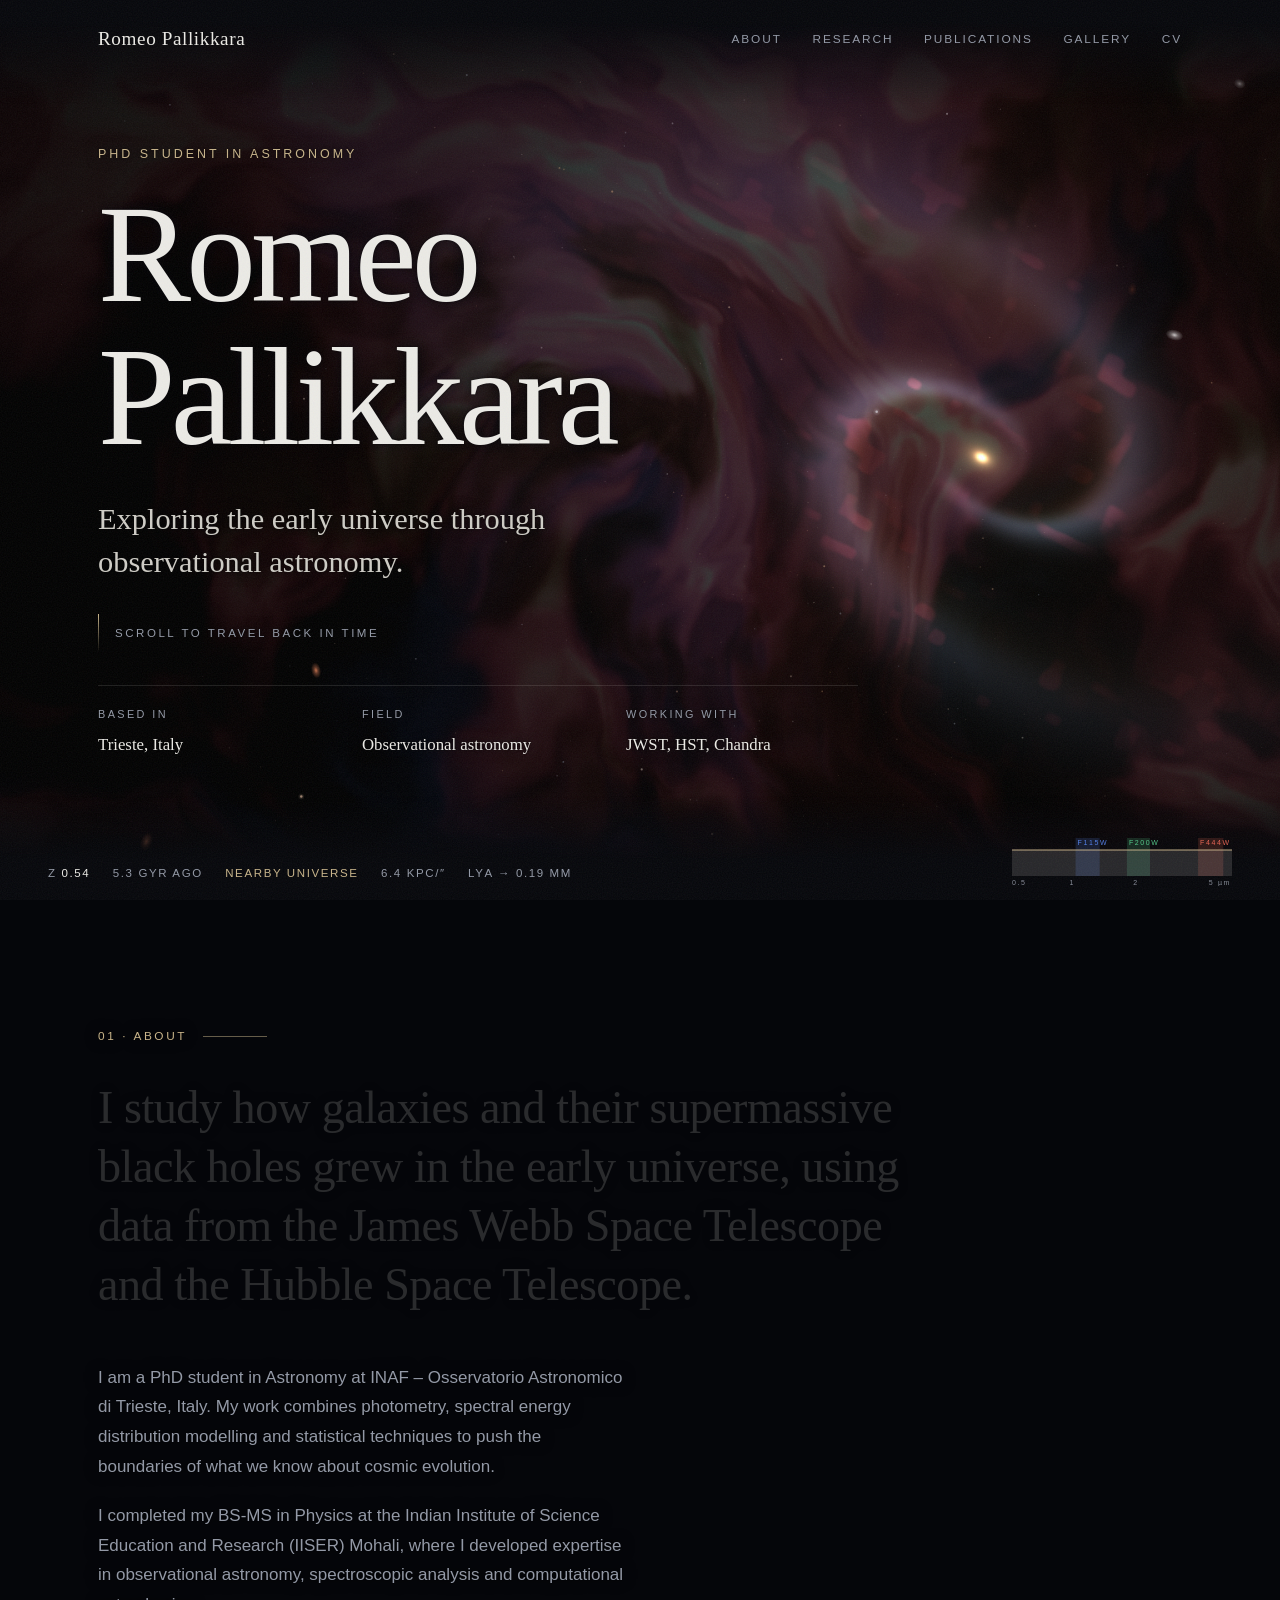
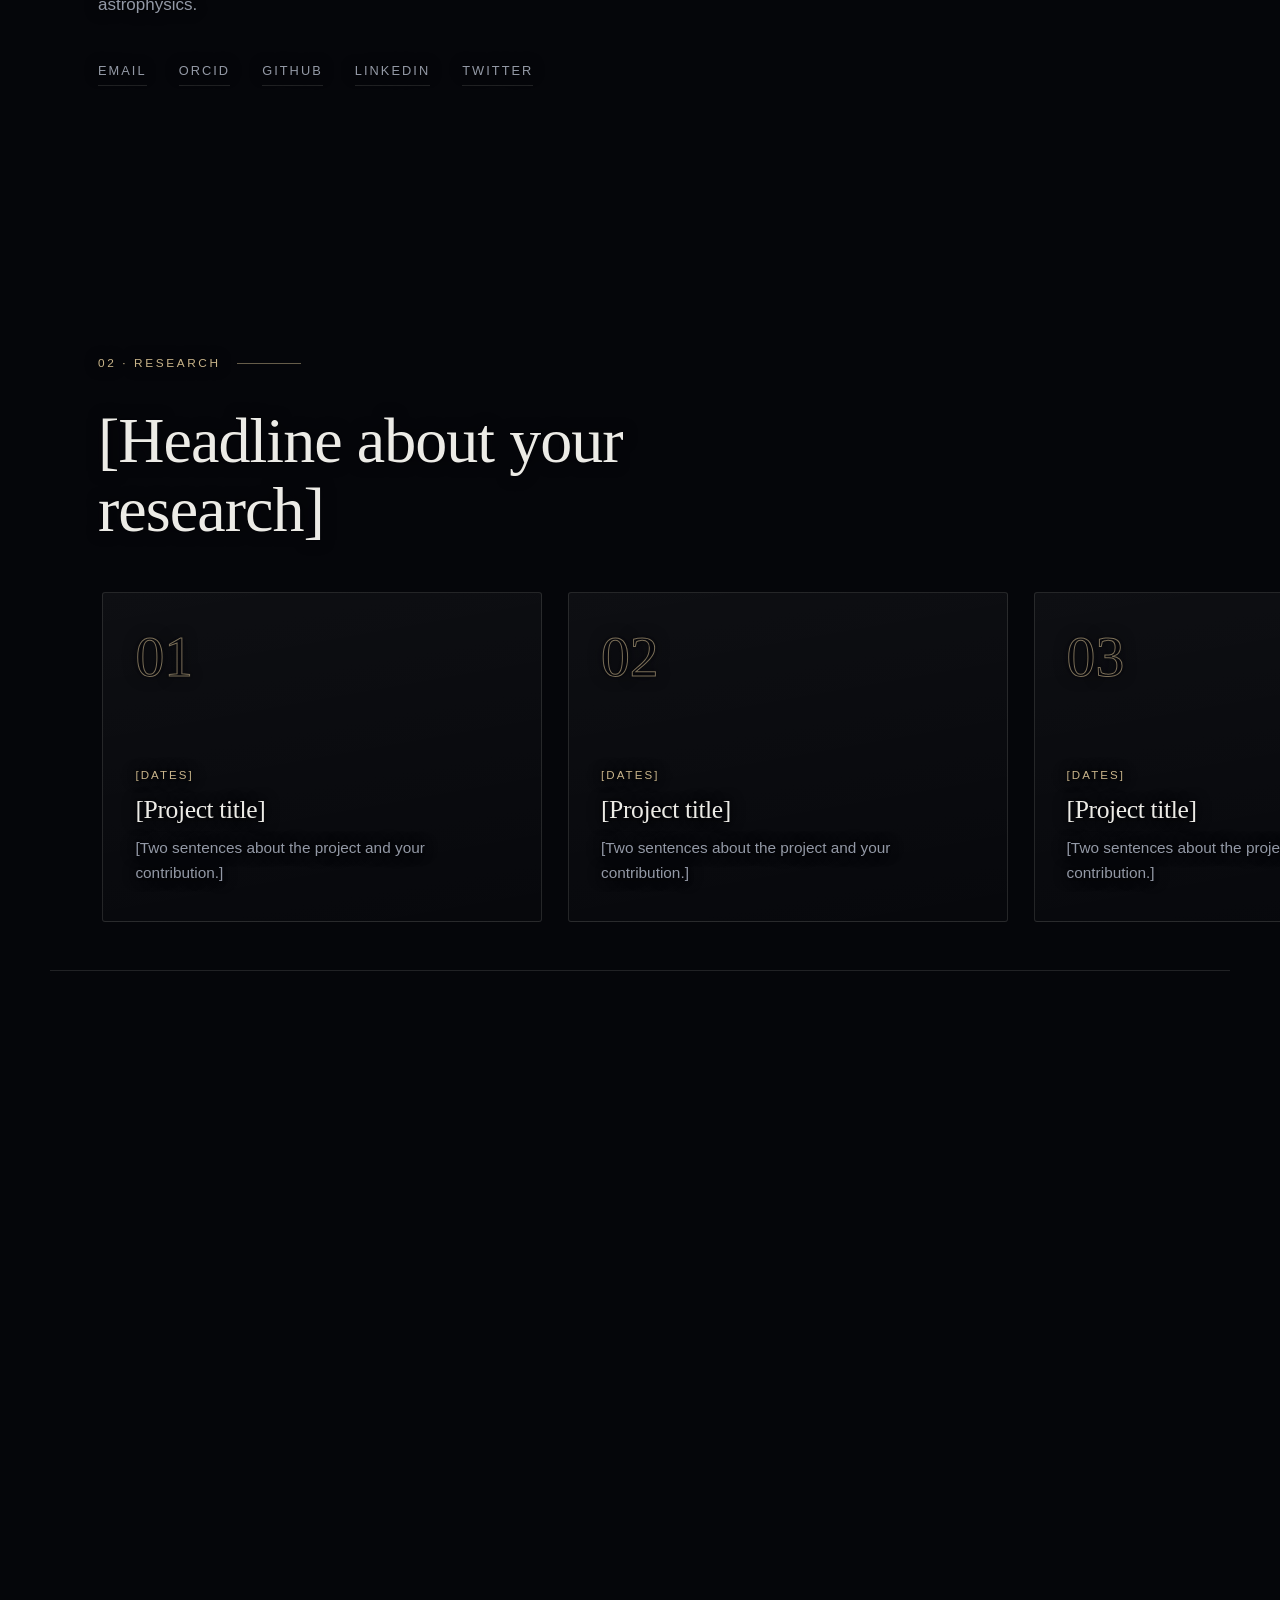
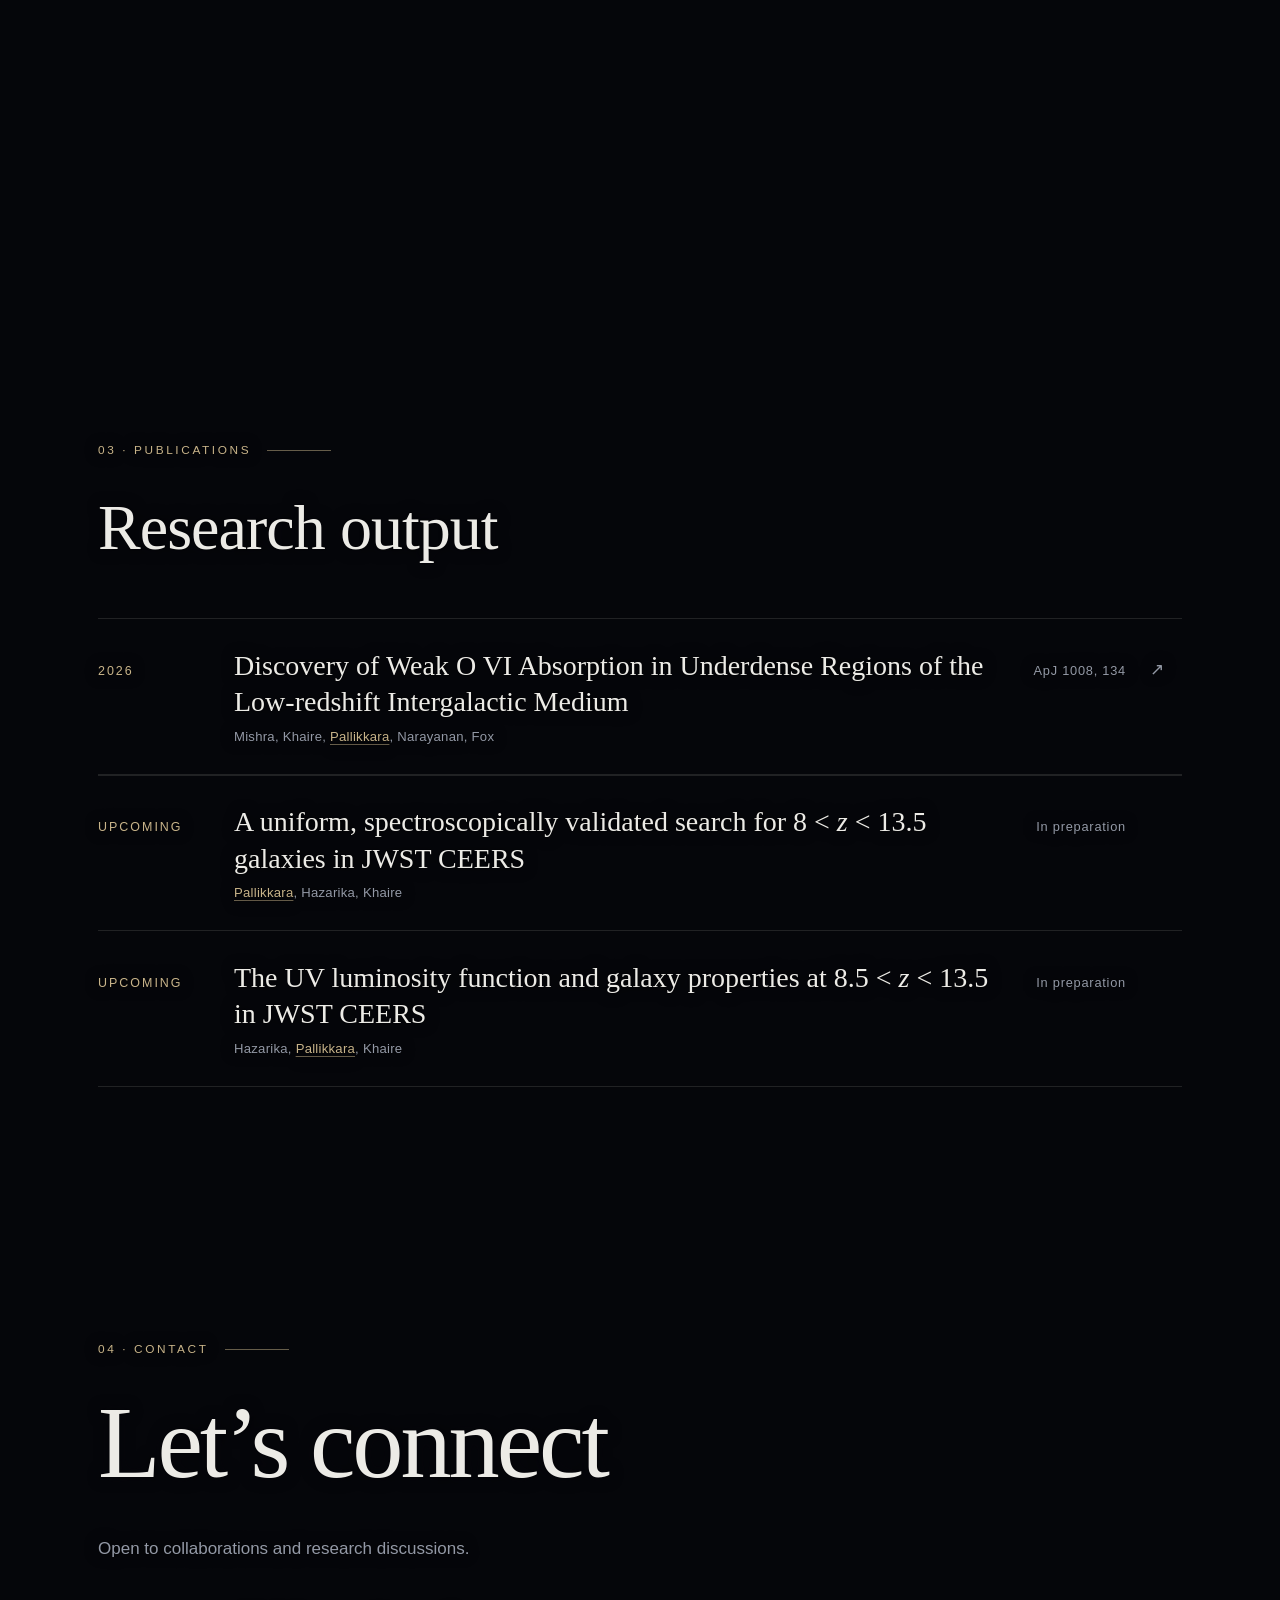
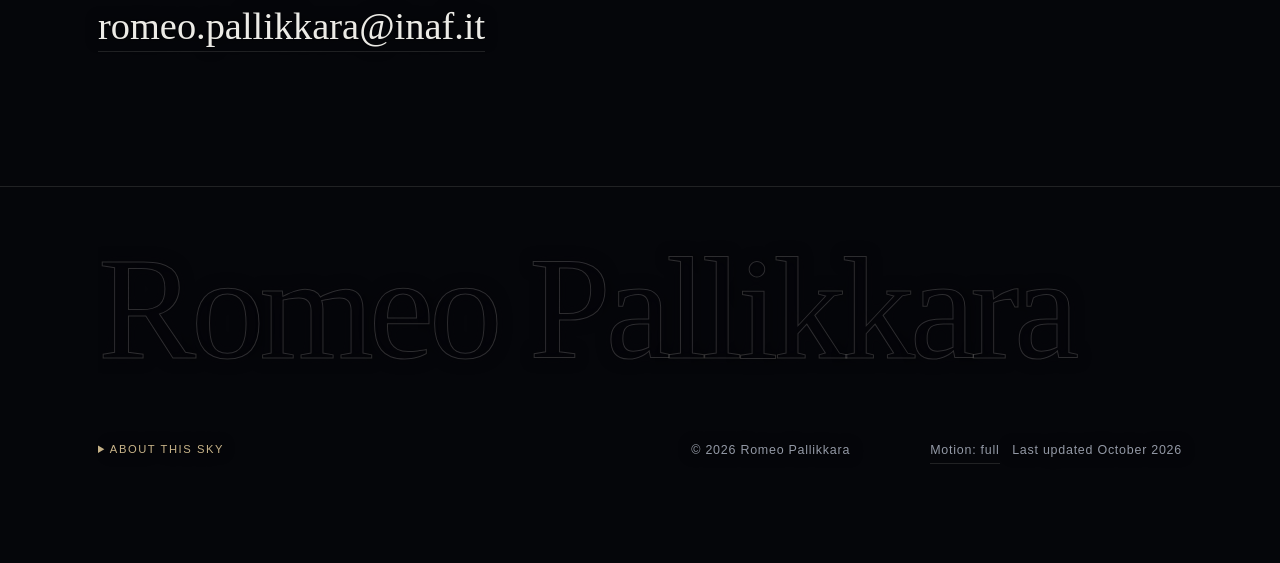
<file: index.html>
<!DOCTYPE html>
<html lang="en">
<head>
<meta charset="UTF-8">
<meta name="viewport" content="width=device-width, initial-scale=1.0">
<title>Romeo Pallikkara | Astronomy PhD Student</title>
<meta name="description" content="Romeo Pallikkara, PhD student in Astronomy at INAF - Osservatorio Astronomico di Trieste. Early-universe galaxies and supermassive black holes with JWST and HST.">
<meta name="theme-color" content="#05060a">
<meta name="author" content="Romeo Pallikkara">
<meta property="og:type" content="website">
<meta property="og:title" content="Romeo Pallikkara | Astronomy PhD Student">
<meta property="og:description" content="Romeo Pallikkara, PhD student in Astronomy at INAF - Osservatorio Astronomico di Trieste. Early-universe galaxies and supermassive black holes with JWST and HST.">
<meta property="og:url" content="https://romeopallikkara.github.io/">
<meta name="twitter:card" content="summary">
<meta name="twitter:title" content="Romeo Pallikkara | Astronomy PhD Student">
<meta name="twitter:description" content="Romeo Pallikkara, PhD student in Astronomy at INAF - Osservatorio Astronomico di Trieste. Early-universe galaxies and supermassive black holes with JWST and HST.">
<link rel="canonical" href="https://romeopallikkara.github.io/">
<link rel="icon" href="data:image/svg+xml,%3Csvg xmlns='http://www.w3.org/2000/svg' viewBox='0 0 64 64'%3E%3Crect width='64' height='64' rx='14' fill='%2305060a'/%3E%3Ctext x='32' y='42' font-family='Georgia,serif' font-size='28' text-anchor='middle' fill='%23c8b48a'%3ERP%3C/text%3E%3C/svg%3E">
<link rel="stylesheet" href="style.css">
<script>(function(){var d=document.documentElement,m=null;d.className+=' js';try{m=localStorage.getItem('motion')}catch(e){}if(m!=='full'&&m!=='reduced')m=matchMedia('(prefers-reduced-motion: reduce)').matches?'reduced':'full';d.dataset.motion=m})()</script>
</head>
<body>
<div class="intro" id="intro" aria-hidden="true"><span class="intro-mark">RP</span><span class="intro-count" id="ic">000</span></div>
<div class="cur" id="cur" aria-hidden="true"><i></i></div>
<canvas id="trail" aria-hidden="true"></canvas>
<canvas id="nebulagl" aria-hidden="true"></canvas>
<canvas id="sky" aria-hidden="true"></canvas>
<div class="nebula" aria-hidden="true"></div>
<div id="glow" aria-hidden="true"></div>
<div class="bar" aria-hidden="true"></div>

<header class="nav">
  <div class="wrap">
    <a class="brand" href="index.html"><span class="full">Romeo Pallikkara</span><span class="short">RP</span></a>
    <nav class="menu" aria-label="Main navigation">
      <a href="#about">About</a>
      <a href="#research">Research</a>
      <a href="#publications">Publications</a>
      <a href="gallery.html">Gallery</a>
      <a href="cv.pdf">CV</a>
    </nav>
  </div>
</header>

<div class="hud" aria-hidden="true">
  <div class="hud-left">
    <span>z <b id="hz">0.00</b></span>
    <span id="ht">0.0 Gyr ago</span>
    <span class="epoch" id="he">Today</span>
    <span id="hs">&ndash; kpc/&Prime;</span>
    <span id="hl">Ly&alpha; &rarr; 0.12 &micro;m</span>
  </div>
  <canvas id="sed" class="sed" width="220" height="48"></canvas>
</div>

<main>

  <section class="hero" id="top">
    <div class="wrap">
      <p class="kicker">PhD student in Astronomy</p>
      <h1 class="display"><span class="line"><span>Romeo</span></span><span class="line"><span>Pallikkara</span></span></h1>
      <p class="hero-sub">Exploring the early universe through observational astronomy.</p>
      <div class="cue"><i></i>Scroll to travel back in time</div>
      <dl class="hero-meta">
        <div><dt>Based in</dt><dd>Trieste, Italy</dd></div>
        <div><dt>Field</dt><dd>Observational astronomy</dd></div>
        <div><dt>Working with</dt><dd>JWST, HST, Chandra</dd></div>
      </dl>
    </div>
  </section>

  <section class="chapter about" id="about">
    <div class="wrap grid">
      <div class="about-body">
        <p class="label" data-reveal>01 · About</p>
        <p class="scrub" data-scrub>I study how galaxies and their supermassive black holes grew in the early universe, using data from the James Webb Space Telescope and the Hubble Space Telescope.</p>
        <p class="muted" data-reveal>I am a PhD student in Astronomy at INAF &ndash; Osservatorio Astronomico di Trieste, Italy. My work combines photometry, spectral energy distribution modelling and statistical techniques to push the boundaries of what we know about cosmic evolution.</p>
        <p class="muted" data-reveal>I completed my BS-MS in Physics at the Indian Institute of Science Education and Research (IISER) Mohali, where I developed expertise in observational astronomy, spectroscopic analysis and computational astrophysics.</p>
        <div class="links" data-reveal>
          <a href="mailto:romeo.pallikkara@inaf.it">Email</a>
          <a href="https://orcid.org/0009-0002-8080-5804" target="_blank" rel="noopener">ORCID</a>
          <a href="https://github.com/RomeoPallikkara" target="_blank" rel="noopener">GitHub</a>
          <a href="https://linkedin.com/in/romeopallikkara" target="_blank" rel="noopener">LinkedIn</a>
          <a href="https://twitter.com/PallikkaraRomeo" target="_blank" rel="noopener">Twitter</a>
        </div>
      </div>
    </div>
  </section>

  <section class="hscroll" id="research">
    <div class="hpin">
      <div class="hhead">
        <p class="label">02 &middot; Research</p>
        <h2>[Headline about your research]</h2>
      </div>
      <div class="htrack">
        <article class="card">
          <div class="idx">01</div>
          <div class="when">[Dates]</div>
          <h3>[Project title]</h3>
          <p>[Two sentences about the project and your contribution.]</p>
        </article>
        <article class="card">
          <div class="idx">02</div>
          <div class="when">[Dates]</div>
          <h3>[Project title]</h3>
          <p>[Two sentences about the project and your contribution.]</p>
        </article>
        <article class="card">
          <div class="idx">03</div>
          <div class="when">[Dates]</div>
          <h3>[Project title]</h3>
          <p>[Two sentences about the project and your contribution.]</p>
        </article>
        <article class="card">
          <div class="idx">04</div>
          <div class="when">[Dates]</div>
          <h3>[Project title]</h3>
          <p>[Two sentences about the project and your contribution.]</p>
        </article>
      </div>
      <div class="hbar" aria-hidden="true"><i></i></div>
    </div>
  </section>

  <section class="chapter" id="publications">
    <div class="wrap">
      <div class="pubs-head" data-reveal>
        <p class="label">03 &middot; Publications</p>
        <h2>Research output</h2>
      </div>
      <a class="pub" href="https://doi.org/10.3847/1538-4357/ae95fb" target="_blank" rel="noopener" data-reveal>
        <span class="yr">2026</span>
        <span class="ttl">Discovery of Weak O VI Absorption in Underdense Regions of the Low-redshift Intergalactic Medium<span class="au">Mishra, Khaire, <span class="me">Pallikkara</span>, Narayanan, Fox</span></span>
        <span class="ven">ApJ 1008, 134</span>
        <span class="arr">&nearr;</span>
      </a>
      <div class="pub" data-reveal>
        <span class="yr">Upcoming</span>
        <span class="ttl">A uniform, spectroscopically validated search for 8 &lt; <i>z</i> &lt; 13.5 galaxies in JWST CEERS<span class="au"><span class="me">Pallikkara</span>, Hazarika, Khaire</span></span>
        <span class="ven">In preparation</span>
        <span class="arr"></span>
      </div>
      <div class="pub" data-reveal>
        <span class="yr">Upcoming</span>
        <span class="ttl">The UV luminosity function and galaxy properties at 8.5 &lt; <i>z</i> &lt; 13.5 in JWST CEERS<span class="au">Hazarika, <span class="me">Pallikkara</span>, Khaire</span></span>
        <span class="ven">In preparation</span>
        <span class="arr"></span>
      </div>
    </div>
  </section>

  <section class="chapter contact" id="contact">
    <div class="wrap">
      <p class="label" data-reveal>04 &middot; Contact</p>
      <h2 data-reveal>Let&rsquo;s connect</h2>
      <p class="muted" data-reveal style="margin-bottom:1.8rem">Open to collaborations and research discussions.</p>
      <a class="mail" href="mailto:romeo.pallikkara@inaf.it" data-reveal data-delay="150">romeo.pallikkara@inaf.it</a>
    </div>
  </section>

</main>

<footer class="footer">
  <div class="wrap">
    <div class="foot-name" aria-hidden="true">Romeo Pallikkara</div>
    <details class="sky-note">
      <summary>About this sky</summary>
      <p>The background is procedurally generated and illustrative, not a data image. Stars sit on the celestial sphere with a Milky Way band built from the galactic-to-equatorial transform, magnitudes follow N &prop; 10<sup>0.55 m</sup>, colours are blackbody temperatures, and there is no twinkling. The nebula uses emission &prop; n&sup2; with H&alpha;, [O&nbsp;III] and H&beta; colours plus dust that reddens light behind it. The galaxy has an r<sup>1/4</sup> bulge, an exponential disc and two logarithmic arms (pitch about 20&deg;, within the observed range for spirals). Deep-field colours use JWST chromatic ordering (F115W/F200W/F444W as blue/green/red) with the Ly&alpha; break and intergalactic absorption. Readouts assume flat &Lambda;CDM, H<sub>0</sub> = 70 km/s/Mpc, &Omega;<sub>m</sub> = 0.3. The cursor trail's colour follows blackbody temperature with pointer speed.</p>
    </details>
    <span>© 2026 Romeo Pallikkara</span>
    <span><button class="motion" id="motion" type="button" aria-pressed="true">Motion: full</button> &nbsp; Last updated October 2026</span>
  </div>
</footer>

<script src="cosmo.js"></script>
<script src="nebula.js"></script>
<script src="sky.js"></script>
<script src="site.js"></script>
</body>
</html>
</file>
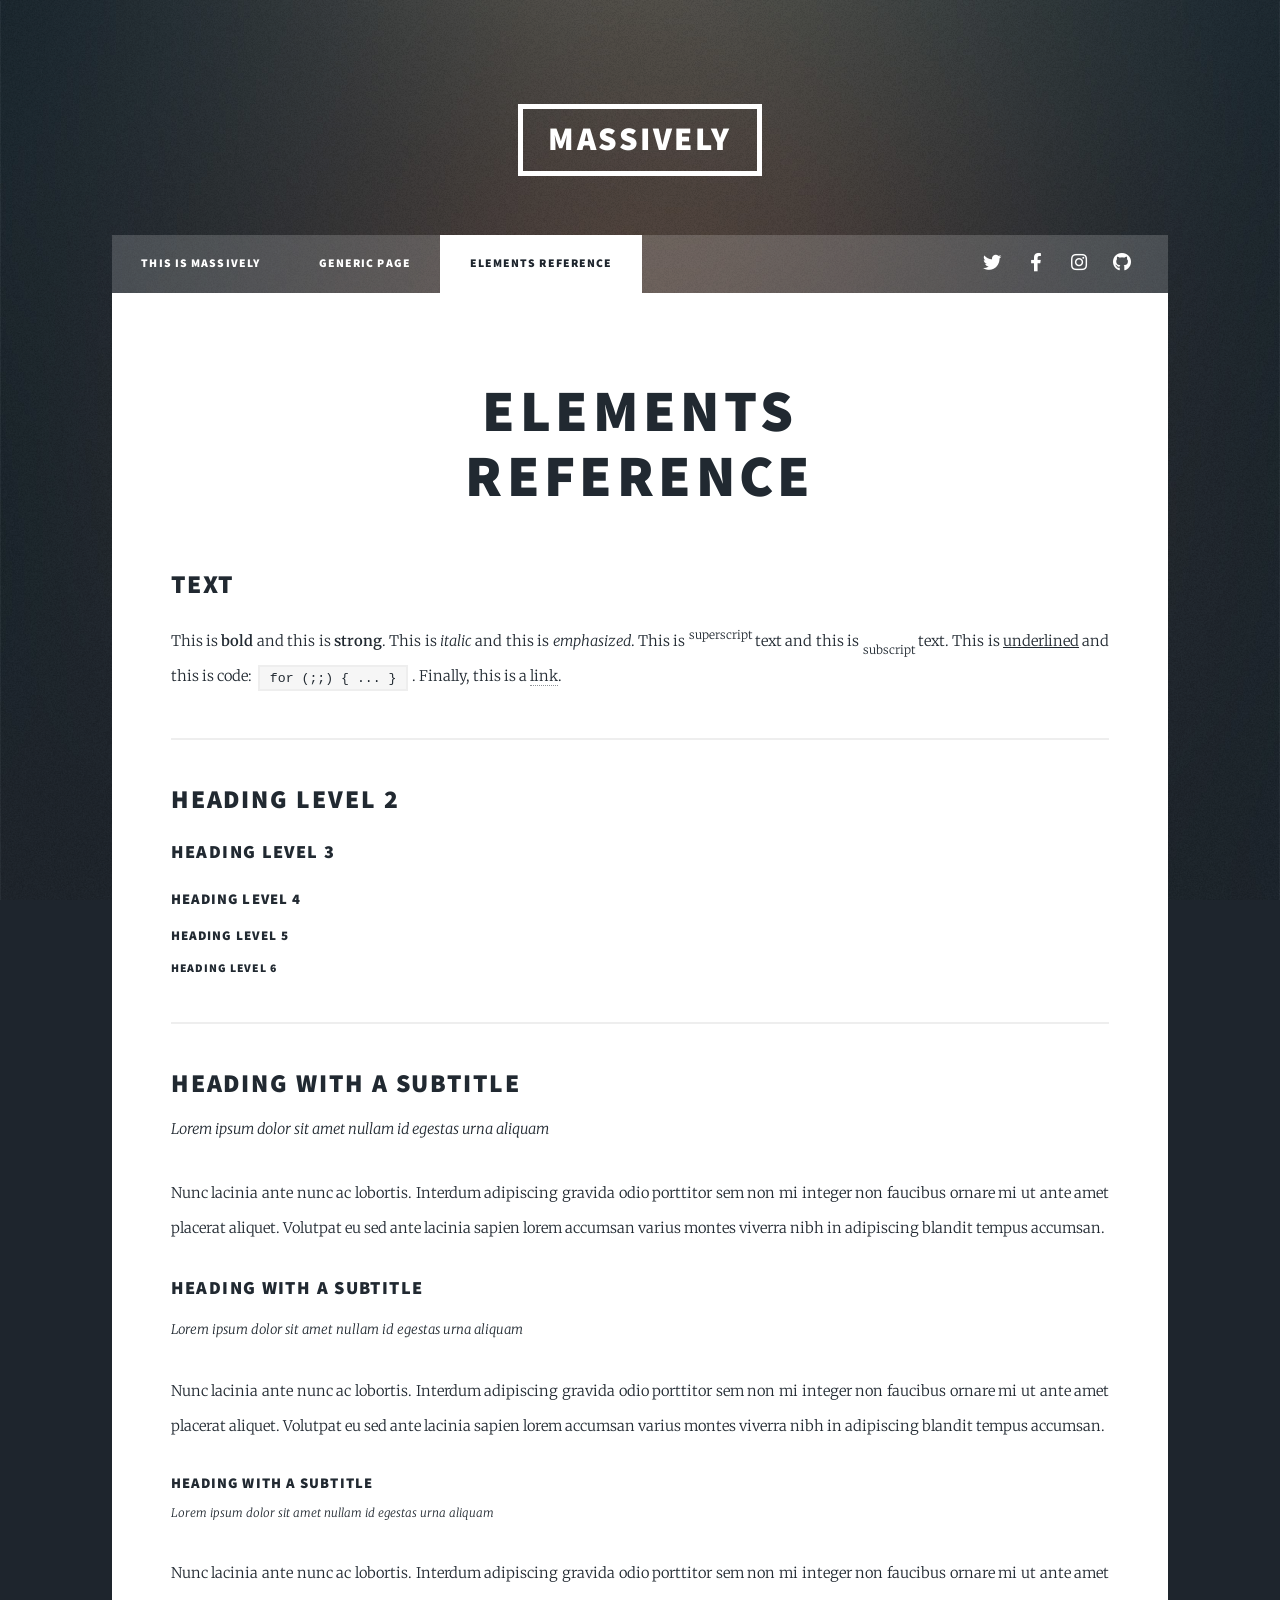
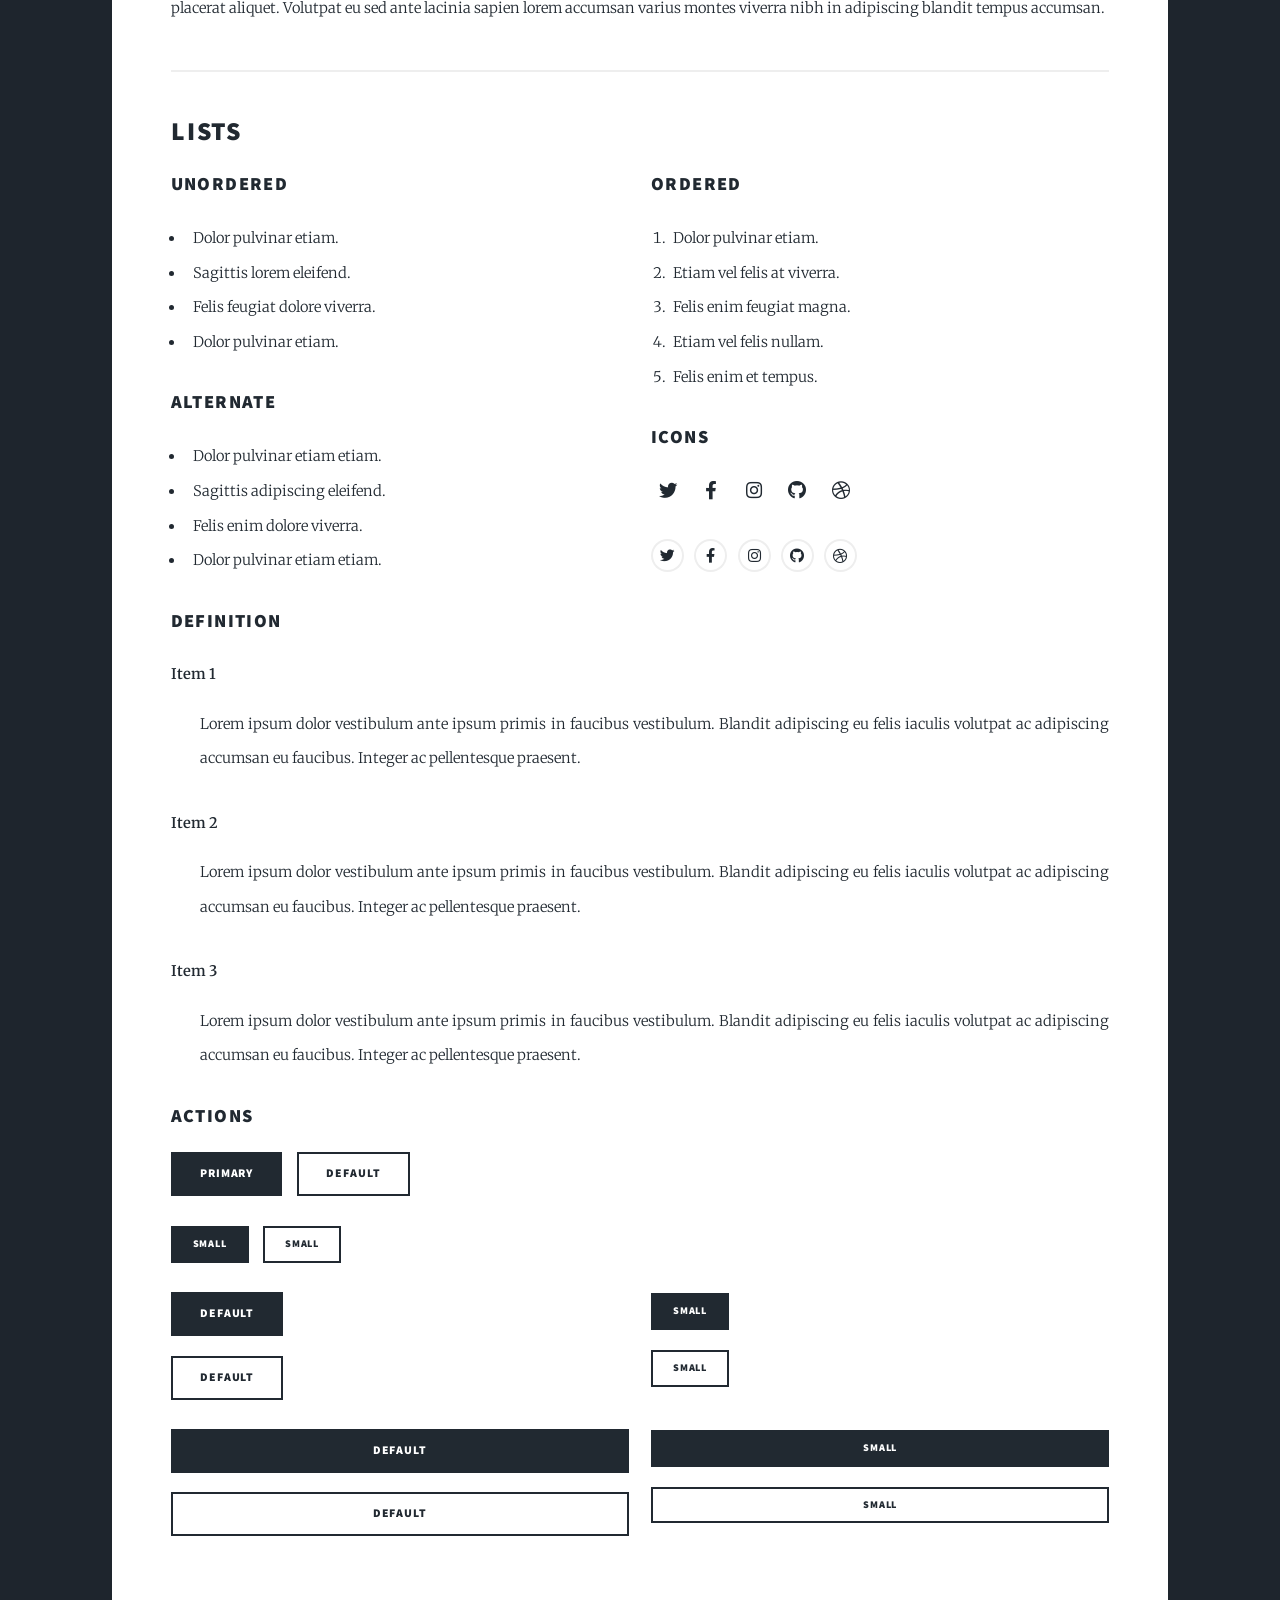
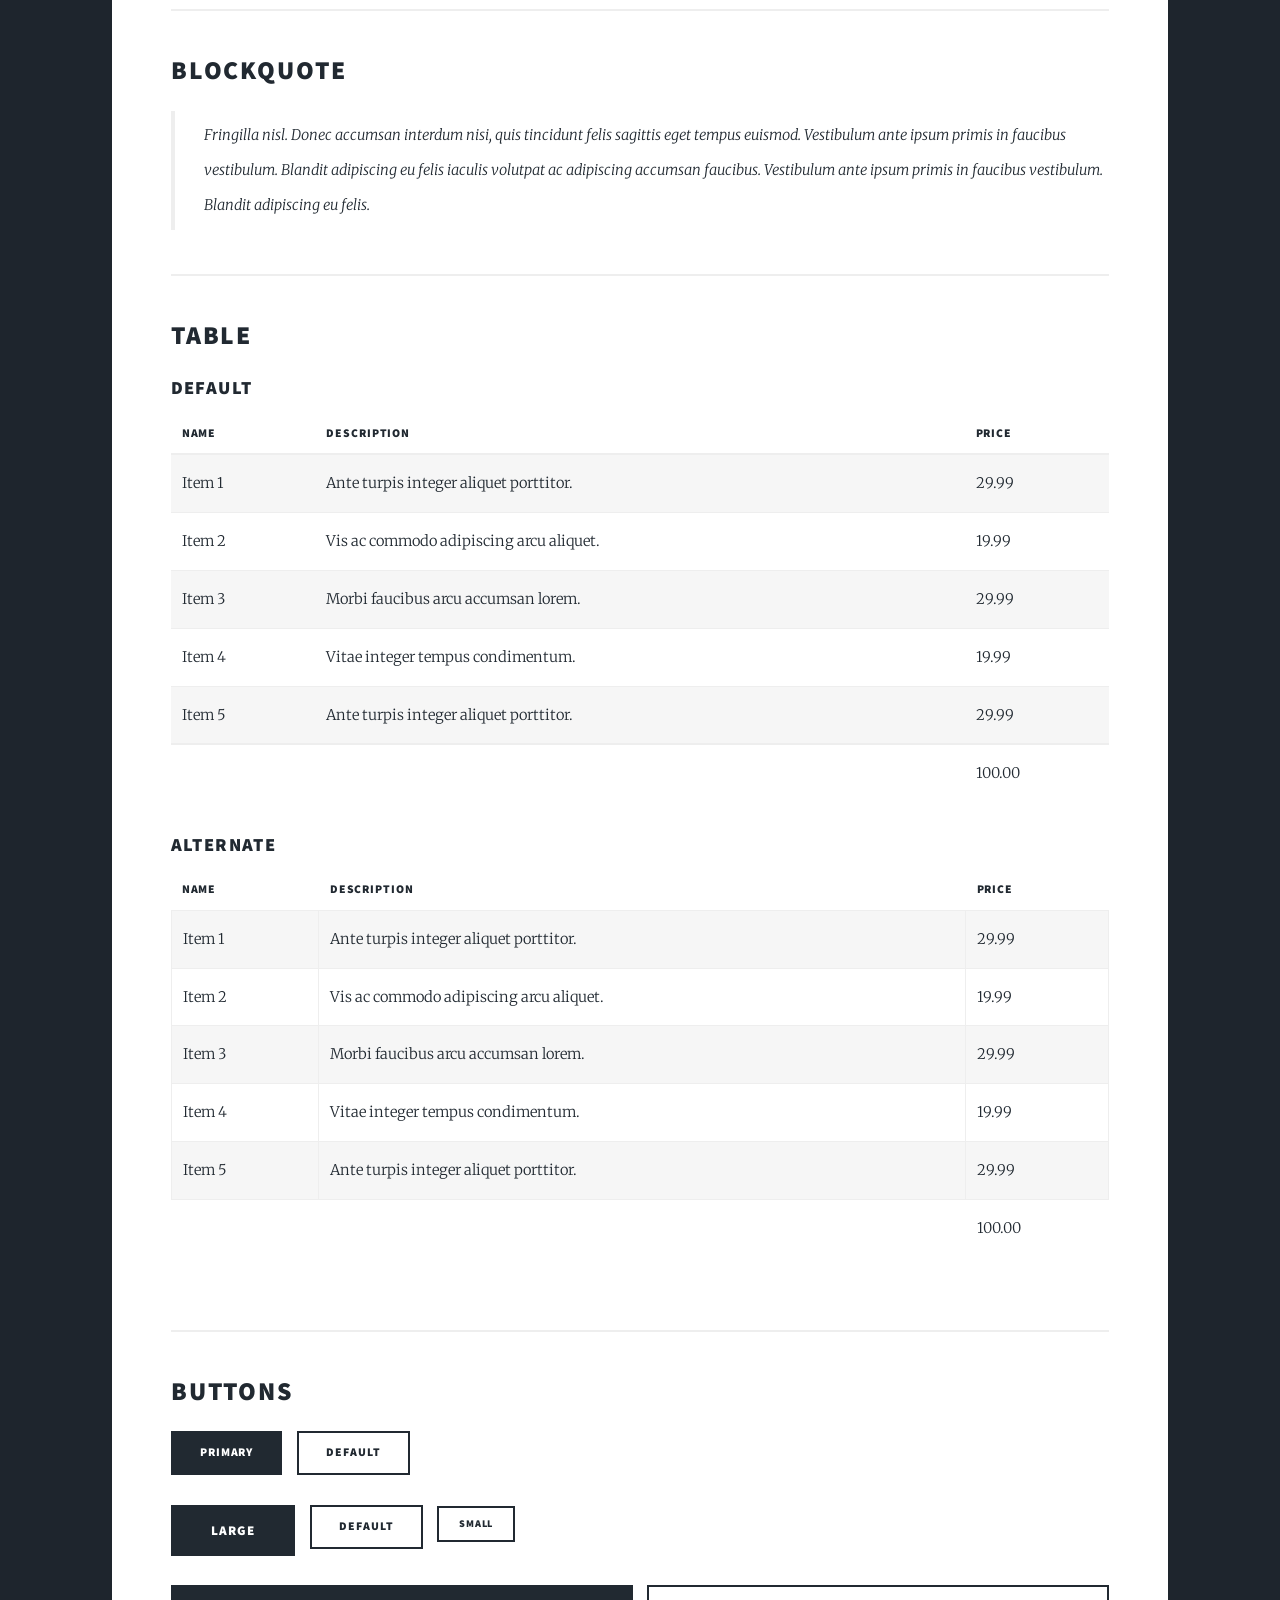
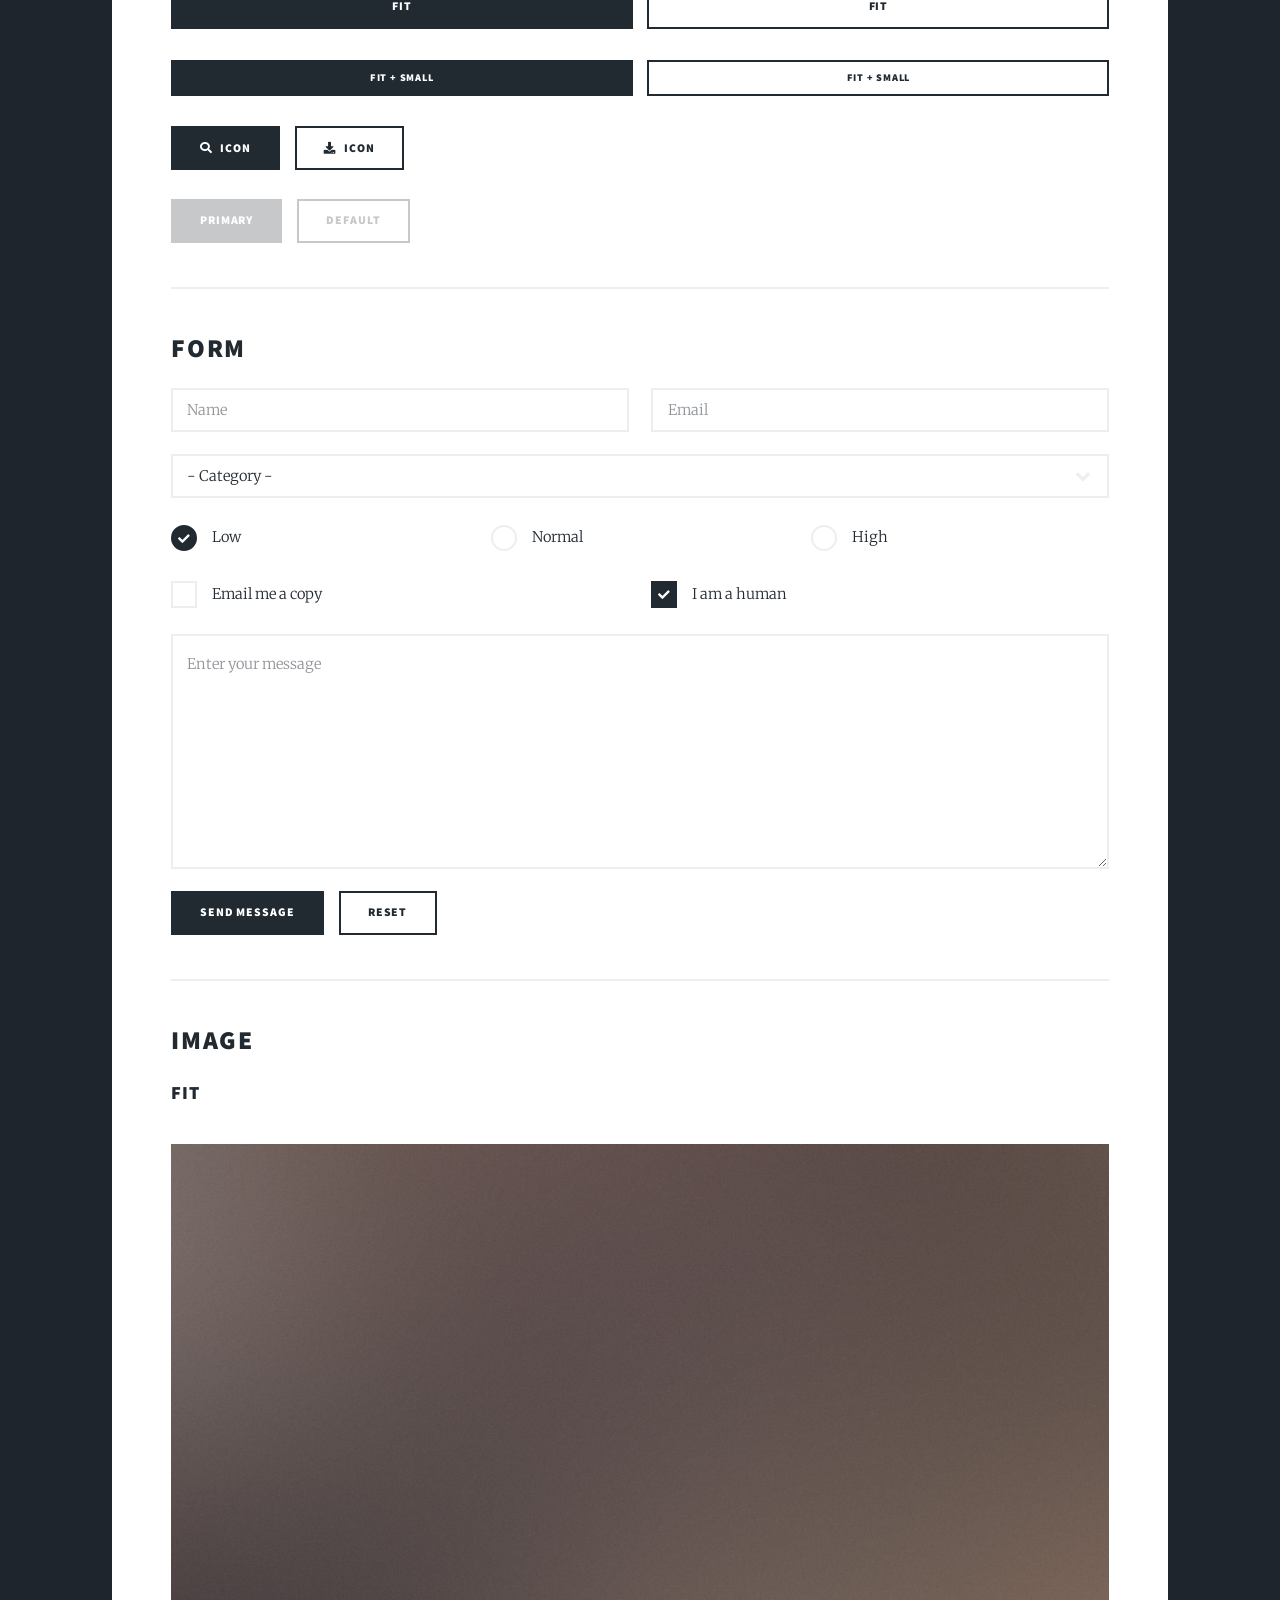
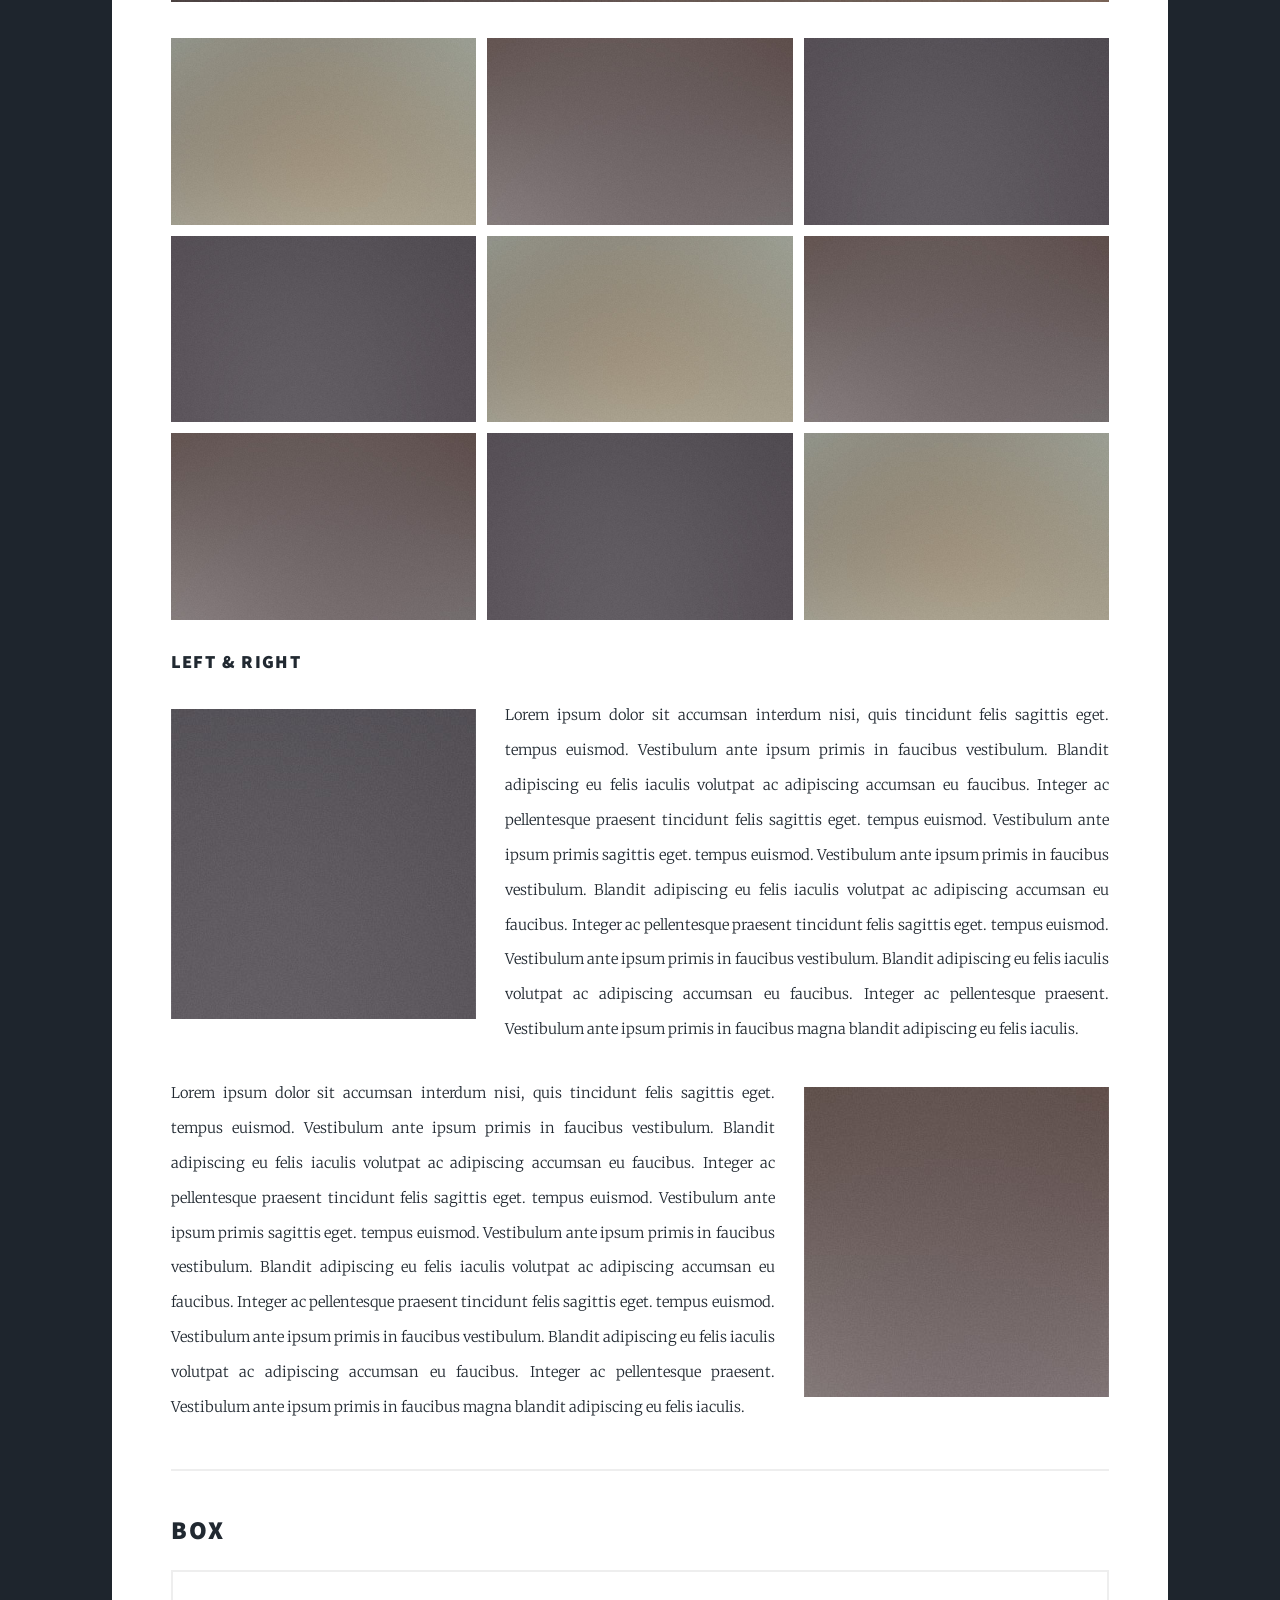
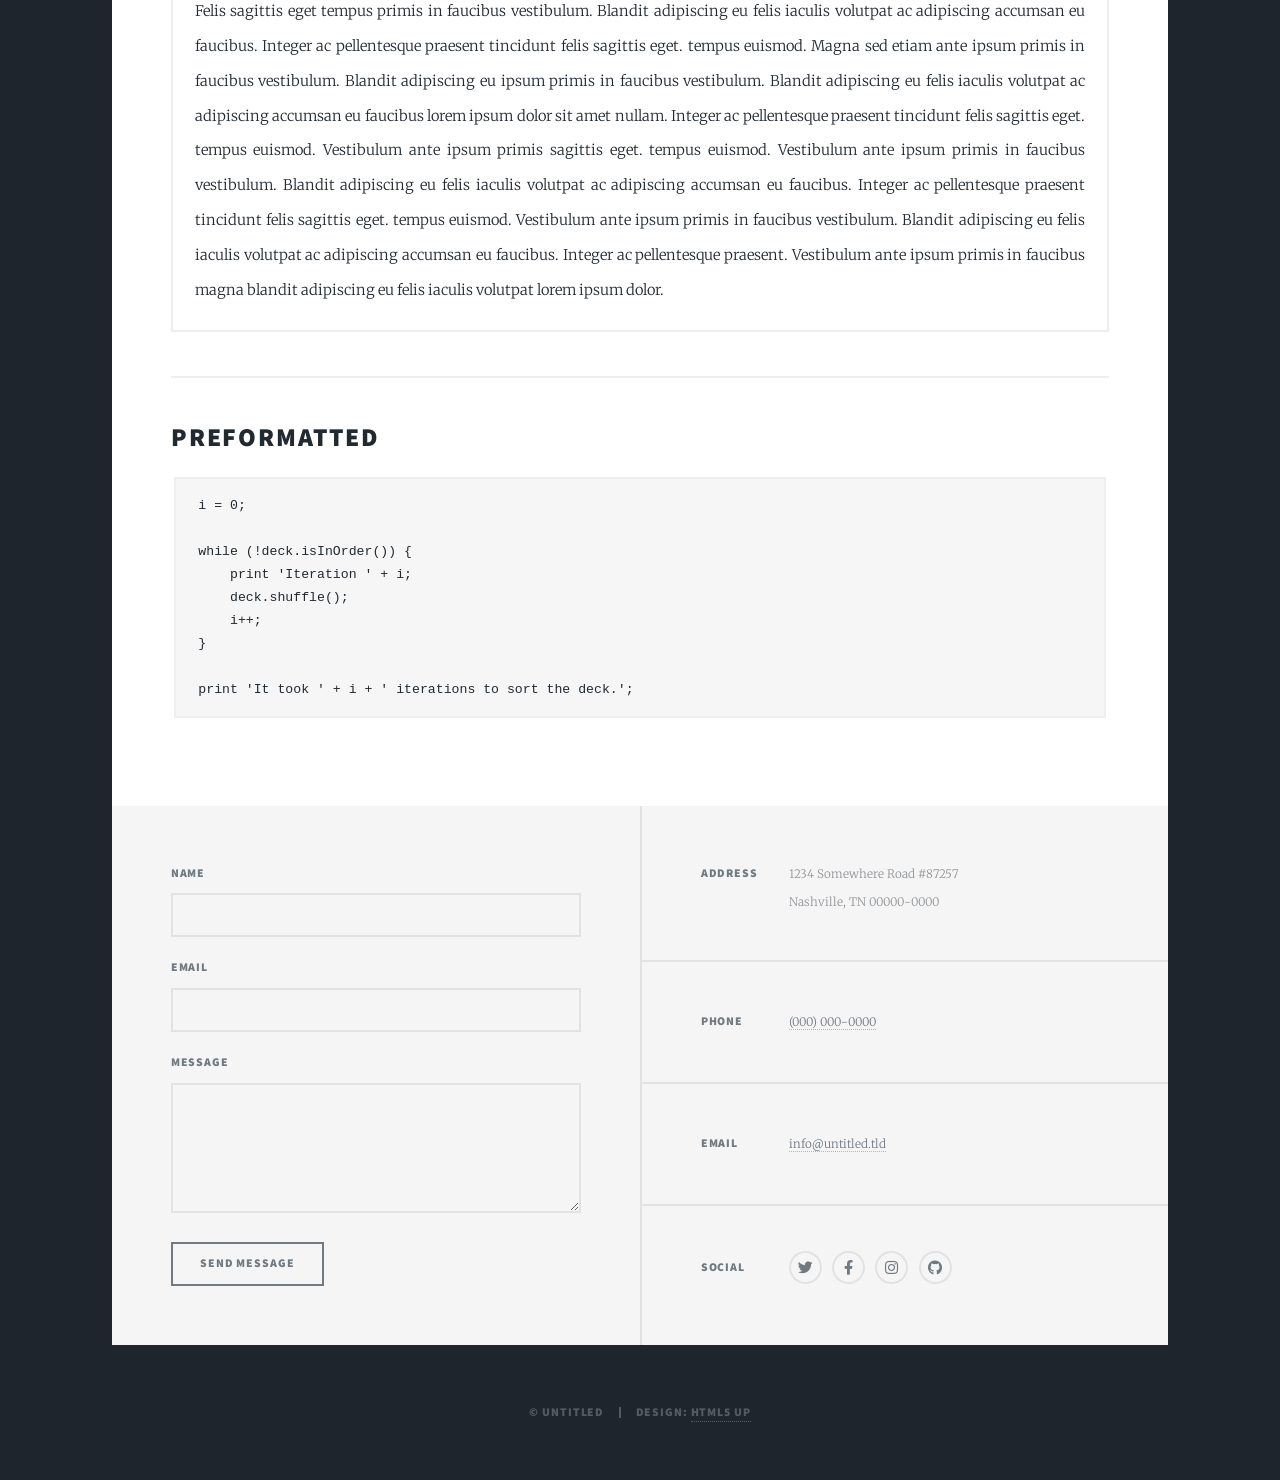
<file: elements.html>
<!DOCTYPE HTML>
<!--
	Massively by HTML5 UP
	html5up.net | @ajlkn
	Free for personal and commercial use under the CCA 3.0 license (html5up.net/license)
-->
<html>
	<head>
		<title>Elements Reference - Massively by HTML5 UP</title>
		<meta charset="utf-8" />
		<meta name="viewport" content="width=device-width, initial-scale=1, user-scalable=no" />
		<link rel="stylesheet" href="assets/css/main.css" />
		<noscript><link rel="stylesheet" href="assets/css/noscript.css" /></noscript>
	</head>
	<body class="is-preload">

		<!-- Wrapper -->
			<div id="wrapper">

				<!-- Header -->
					<header id="header">
						<a href="index.html" class="logo">Massively</a>
					</header>

				<!-- Nav -->
					<nav id="nav">
						<ul class="links">
							<li><a href="index.html">This is Massively</a></li>
							<li><a href="generic.html">Generic Page</a></li>
							<li class="active"><a href="elements.html">Elements Reference</a></li>
						</ul>
						<ul class="icons">
							<li><a href="#" class="icon brands fa-twitter"><span class="label">Twitter</span></a></li>
							<li><a href="#" class="icon brands fa-facebook-f"><span class="label">Facebook</span></a></li>
							<li><a href="#" class="icon brands fa-instagram"><span class="label">Instagram</span></a></li>
							<li><a href="#" class="icon brands fa-github"><span class="label">GitHub</span></a></li>
						</ul>
					</nav>

				<!-- Main -->
					<div id="main">

						<!-- Post -->
							<section class="post">
								<header class="major">
									<h1>Elements<br />
									Reference</h1>
								</header>

								<!-- Text stuff -->
									<h2>Text</h2>
									<p>This is <b>bold</b> and this is <strong>strong</strong>. This is <i>italic</i> and this is <em>emphasized</em>.
									This is <sup>superscript</sup> text and this is <sub>subscript</sub> text.
									This is <u>underlined</u> and this is code: <code>for (;;) { ... }</code>.
									Finally, this is a <a href="#">link</a>.</p>
									<hr />
									<h2>Heading Level 2</h2>
									<h3>Heading Level 3</h3>
									<h4>Heading Level 4</h4>
									<h5>Heading Level 5</h5>
									<h6>Heading Level 6</h6>
									<hr />
									<header>
										<h2>Heading with a Subtitle</h2>
										<p>Lorem ipsum dolor sit amet nullam id egestas urna aliquam</p>
									</header>
									<p>Nunc lacinia ante nunc ac lobortis. Interdum adipiscing gravida odio porttitor sem non mi integer non faucibus ornare mi ut ante amet placerat aliquet. Volutpat eu sed ante lacinia sapien lorem accumsan varius montes viverra nibh in adipiscing blandit tempus accumsan.</p>
									<header>
										<h3>Heading with a Subtitle</h3>
										<p>Lorem ipsum dolor sit amet nullam id egestas urna aliquam</p>
									</header>
									<p>Nunc lacinia ante nunc ac lobortis. Interdum adipiscing gravida odio porttitor sem non mi integer non faucibus ornare mi ut ante amet placerat aliquet. Volutpat eu sed ante lacinia sapien lorem accumsan varius montes viverra nibh in adipiscing blandit tempus accumsan.</p>
									<header>
										<h4>Heading with a Subtitle</h4>
										<p>Lorem ipsum dolor sit amet nullam id egestas urna aliquam</p>
									</header>
									<p>Nunc lacinia ante nunc ac lobortis. Interdum adipiscing gravida odio porttitor sem non mi integer non faucibus ornare mi ut ante amet placerat aliquet. Volutpat eu sed ante lacinia sapien lorem accumsan varius montes viverra nibh in adipiscing blandit tempus accumsan.</p>

									<hr />

								<!-- Lists -->
									<h2>Lists</h2>
									<div class="row">
										<div class="col-6 col-12-small">

											<h3>Unordered</h3>
											<ul>
												<li>Dolor pulvinar etiam.</li>
												<li>Sagittis lorem eleifend.</li>
												<li>Felis feugiat dolore viverra.</li>
												<li>Dolor pulvinar etiam.</li>
											</ul>

											<h3>Alternate</h3>
											<ul class="alt">
												<li>Dolor pulvinar etiam etiam.</li>
												<li>Sagittis adipiscing eleifend.</li>
												<li>Felis enim dolore viverra.</li>
												<li>Dolor pulvinar etiam etiam.</li>
											</ul>

										</div>
										<div class="col-6 col-12-small">

											<h3>Ordered</h3>
											<ol>
												<li>Dolor pulvinar etiam.</li>
												<li>Etiam vel felis at viverra.</li>
												<li>Felis enim feugiat magna.</li>
												<li>Etiam vel felis nullam.</li>
												<li>Felis enim et tempus.</li>
											</ol>

											<h3>Icons</h3>
											<ul class="icons">
												<li><a href="#" class="icon brands fa-twitter"><span class="label">Twitter</span></a></li>
												<li><a href="#" class="icon brands fa-facebook-f"><span class="label">Facebook</span></a></li>
												<li><a href="#" class="icon brands fa-instagram"><span class="label">Instagram</span></a></li>
												<li><a href="#" class="icon brands fa-github"><span class="label">Github</span></a></li>
												<li><a href="#" class="icon brands fa-dribbble"><span class="label">Dribbble</span></a></li>
											</ul>
											<ul class="icons alt">
												<li><a href="#" class="icon brands alt fa-twitter"><span class="label">Twitter</span></a></li>
												<li><a href="#" class="icon brands alt fa-facebook-f"><span class="label">Facebook</span></a></li>
												<li><a href="#" class="icon brands alt fa-instagram"><span class="label">Instagram</span></a></li>
												<li><a href="#" class="icon brands alt fa-github"><span class="label">Github</span></a></li>
												<li><a href="#" class="icon brands alt fa-dribbble"><span class="label">Dribbble</span></a></li>
											</ul>

										</div>
									</div>
									<h3>Definition</h3>
									<dl>
										<dt>Item 1</dt>
										<dd>
											<p>Lorem ipsum dolor vestibulum ante ipsum primis in faucibus vestibulum. Blandit adipiscing eu felis iaculis volutpat ac adipiscing accumsan eu faucibus. Integer ac pellentesque praesent.</p>
										</dd>
										<dt>Item 2</dt>
										<dd>
											<p>Lorem ipsum dolor vestibulum ante ipsum primis in faucibus vestibulum. Blandit adipiscing eu felis iaculis volutpat ac adipiscing accumsan eu faucibus. Integer ac pellentesque praesent.</p>
										</dd>
										<dt>Item 3</dt>
										<dd>
											<p>Lorem ipsum dolor vestibulum ante ipsum primis in faucibus vestibulum. Blandit adipiscing eu felis iaculis volutpat ac adipiscing accumsan eu faucibus. Integer ac pellentesque praesent.</p>
										</dd>
									</dl>

									<h3>Actions</h3>
									<ul class="actions">
										<li><a href="#" class="button primary">Primary</a></li>
										<li><a href="#" class="button">Default</a></li>
									</ul>
									<ul class="actions small">
										<li><a href="#" class="button primary small">Small</a></li>
										<li><a href="#" class="button small">Small</a></li>
									</ul>
									<div class="row">
										<div class="col-6 col-12-small">
											<ul class="actions stacked">
												<li><a href="#" class="button primary">Default</a></li>
												<li><a href="#" class="button">Default</a></li>
											</ul>
										</div>
										<div class="col-6 col-12-small">
											<ul class="actions stacked">
												<li><a href="#" class="button primary small">Small</a></li>
												<li><a href="#" class="button small">Small</a></li>
											</ul>
										</div>
									</div>
									<div class="row">
										<div class="col-6 col-12-small">
											<ul class="actions stacked">
												<li><a href="#" class="button primary fit">Default</a></li>
												<li><a href="#" class="button fit">Default</a></li>
											</ul>
										</div>
										<div class="col-6 col-12-small">
											<ul class="actions stacked">
												<li><a href="#" class="button primary small fit">Small</a></li>
												<li><a href="#" class="button small fit">Small</a></li>
											</ul>
										</div>
									</div>

									<hr />

								<!-- Blockquote -->
									<h2>Blockquote</h2>
									<blockquote>Fringilla nisl. Donec accumsan interdum nisi, quis tincidunt felis sagittis eget tempus euismod. Vestibulum ante ipsum primis in faucibus vestibulum. Blandit adipiscing eu felis iaculis volutpat ac adipiscing accumsan faucibus. Vestibulum ante ipsum primis in faucibus vestibulum. Blandit adipiscing eu felis.</blockquote>

									<hr />

								<!-- Table -->
									<h2>Table</h2>

									<h3>Default</h3>
									<div class="table-wrapper">
										<table>
											<thead>
												<tr>
													<th>Name</th>
													<th>Description</th>
													<th>Price</th>
												</tr>
											</thead>
											<tbody>
												<tr>
													<td>Item 1</td>
													<td>Ante turpis integer aliquet porttitor.</td>
													<td>29.99</td>
												</tr>
												<tr>
													<td>Item 2</td>
													<td>Vis ac commodo adipiscing arcu aliquet.</td>
													<td>19.99</td>
												</tr>
												<tr>
													<td>Item 3</td>
													<td> Morbi faucibus arcu accumsan lorem.</td>
													<td>29.99</td>
												</tr>
												<tr>
													<td>Item 4</td>
													<td>Vitae integer tempus condimentum.</td>
													<td>19.99</td>
												</tr>
												<tr>
													<td>Item 5</td>
													<td>Ante turpis integer aliquet porttitor.</td>
													<td>29.99</td>
												</tr>
											</tbody>
											<tfoot>
												<tr>
													<td colspan="2"></td>
													<td>100.00</td>
												</tr>
											</tfoot>
										</table>
									</div>

									<h3>Alternate</h3>
									<div class="table-wrapper">
										<table class="alt">
											<thead>
												<tr>
													<th>Name</th>
													<th>Description</th>
													<th>Price</th>
												</tr>
											</thead>
											<tbody>
												<tr>
													<td>Item 1</td>
													<td>Ante turpis integer aliquet porttitor.</td>
													<td>29.99</td>
												</tr>
												<tr>
													<td>Item 2</td>
													<td>Vis ac commodo adipiscing arcu aliquet.</td>
													<td>19.99</td>
												</tr>
												<tr>
													<td>Item 3</td>
													<td> Morbi faucibus arcu accumsan lorem.</td>
													<td>29.99</td>
												</tr>
												<tr>
													<td>Item 4</td>
													<td>Vitae integer tempus condimentum.</td>
													<td>19.99</td>
												</tr>
												<tr>
													<td>Item 5</td>
													<td>Ante turpis integer aliquet porttitor.</td>
													<td>29.99</td>
												</tr>
											</tbody>
											<tfoot>
												<tr>
													<td colspan="2"></td>
													<td>100.00</td>
												</tr>
											</tfoot>
										</table>
									</div>

									<hr />

								<!-- Buttons -->
									<h2>Buttons</h2>
									<ul class="actions">
										<li><a href="#" class="button primary">Primary</a></li>
										<li><a href="#" class="button">Default</a></li>
									</ul>
									<ul class="actions">
										<li><a href="#" class="button primary large">Large</a></li>
										<li><a href="#" class="button">Default</a></li>
										<li><a href="#" class="button small">Small</a></li>
									</ul>
									<ul class="actions fit">
										<li><a href="#" class="button primary fit">Fit</a></li>
										<li><a href="#" class="button fit">Fit</a></li>
									</ul>
									<ul class="actions fit small">
										<li><a href="#" class="button primary fit small">Fit + Small</a></li>
										<li><a href="#" class="button fit small">Fit + Small</a></li>
									</ul>
									<ul class="actions">
										<li><a href="#" class="button primary icon solid fa-search">Icon</a></li>
										<li><a href="#" class="button icon solid fa-download">Icon</a></li>
									</ul>
									<ul class="actions">
										<li><span class="button primary disabled">Primary</span></li>
										<li><span class="button disabled">Default</span></li>
									</ul>

									<hr />

								<!-- Form -->
									<h2>Form</h2>

									<form method="post" action="#">
										<div class="row gtr-uniform">
											<div class="col-6 col-12-xsmall">
												<input type="text" name="demo-name" id="demo-name" value="" placeholder="Name" />
											</div>
											<div class="col-6 col-12-xsmall">
												<input type="email" name="demo-email" id="demo-email" value="" placeholder="Email" />
											</div>
											<!-- Break -->
											<div class="col-12">
												<select name="demo-category" id="demo-category">
													<option value="">- Category -</option>
													<option value="1">Manufacturing</option>
													<option value="1">Shipping</option>
													<option value="1">Administration</option>
													<option value="1">Human Resources</option>
												</select>
											</div>
											<!-- Break -->
											<div class="col-4 col-12-small">
												<input type="radio" id="demo-priority-low" name="demo-priority" checked>
												<label for="demo-priority-low">Low</label>
											</div>
											<div class="col-4 col-12-small">
												<input type="radio" id="demo-priority-normal" name="demo-priority">
												<label for="demo-priority-normal">Normal</label>
											</div>
											<div class="col-4 col-12-small">
												<input type="radio" id="demo-priority-high" name="demo-priority">
												<label for="demo-priority-high">High</label>
											</div>
											<!-- Break -->
											<div class="col-6 col-12-small">
												<input type="checkbox" id="demo-copy" name="demo-copy">
												<label for="demo-copy">Email me a copy</label>
											</div>
											<div class="col-6 col-12-small">
												<input type="checkbox" id="demo-human" name="demo-human" checked>
												<label for="demo-human">I am a human</label>
											</div>
											<!-- Break -->
											<div class="col-12">
												<textarea name="demo-message" id="demo-message" placeholder="Enter your message" rows="6"></textarea>
											</div>
											<!-- Break -->
											<div class="col-12">
												<ul class="actions">
													<li><input type="submit" value="Send Message" class="primary" /></li>
													<li><input type="reset" value="Reset" /></li>
												</ul>
											</div>
										</div>
									</form>

									<hr />

								<!-- Image -->
									<h2>Image</h2>

									<h3>Fit</h3>
									<span class="image fit"><img src="images/pic01.jpg" alt="" /></span>
									<div class="box alt">
										<div class="row gtr-50 gtr-uniform">
											<div class="col-4"><span class="image fit"><img src="images/pic02.jpg" alt="" /></span></div>
											<div class="col-4"><span class="image fit"><img src="images/pic03.jpg" alt="" /></span></div>
											<div class="col-4"><span class="image fit"><img src="images/pic04.jpg" alt="" /></span></div>
											<!-- Break -->
											<div class="col-4"><span class="image fit"><img src="images/pic04.jpg" alt="" /></span></div>
											<div class="col-4"><span class="image fit"><img src="images/pic02.jpg" alt="" /></span></div>
											<div class="col-4"><span class="image fit"><img src="images/pic03.jpg" alt="" /></span></div>
											<!-- Break -->
											<div class="col-4"><span class="image fit"><img src="images/pic03.jpg" alt="" /></span></div>
											<div class="col-4"><span class="image fit"><img src="images/pic04.jpg" alt="" /></span></div>
											<div class="col-4"><span class="image fit"><img src="images/pic02.jpg" alt="" /></span></div>
										</div>
									</div>

									<h3>Left &amp; Right</h3>
									<p><span class="image left"><img src="images/pic08.jpg" alt="" /></span>Lorem ipsum dolor sit accumsan interdum nisi, quis tincidunt felis sagittis eget. tempus euismod. Vestibulum ante ipsum primis in faucibus vestibulum. Blandit adipiscing eu felis iaculis volutpat ac adipiscing accumsan eu faucibus. Integer ac pellentesque praesent tincidunt felis sagittis eget. tempus euismod. Vestibulum ante ipsum primis sagittis eget. tempus euismod. Vestibulum ante ipsum primis in faucibus vestibulum. Blandit adipiscing eu felis iaculis volutpat ac adipiscing accumsan eu faucibus. Integer ac pellentesque praesent tincidunt felis sagittis eget. tempus euismod. Vestibulum ante ipsum primis in faucibus vestibulum. Blandit adipiscing eu felis iaculis volutpat ac adipiscing accumsan eu faucibus. Integer ac pellentesque praesent. Vestibulum ante ipsum primis in faucibus magna blandit adipiscing eu felis iaculis.</p>
									<p><span class="image right"><img src="images/pic09.jpg" alt="" /></span>Lorem ipsum dolor sit accumsan interdum nisi, quis tincidunt felis sagittis eget. tempus euismod. Vestibulum ante ipsum primis in faucibus vestibulum. Blandit adipiscing eu felis iaculis volutpat ac adipiscing accumsan eu faucibus. Integer ac pellentesque praesent tincidunt felis sagittis eget. tempus euismod. Vestibulum ante ipsum primis sagittis eget. tempus euismod. Vestibulum ante ipsum primis in faucibus vestibulum. Blandit adipiscing eu felis iaculis volutpat ac adipiscing accumsan eu faucibus. Integer ac pellentesque praesent tincidunt felis sagittis eget. tempus euismod. Vestibulum ante ipsum primis in faucibus vestibulum. Blandit adipiscing eu felis iaculis volutpat ac adipiscing accumsan eu faucibus. Integer ac pellentesque praesent. Vestibulum ante ipsum primis in faucibus magna blandit adipiscing eu felis iaculis.</p>

									<hr />

								<!-- Box -->
									<h2>Box</h2>
									<div class="box">
										<p>Felis sagittis eget tempus primis in faucibus vestibulum. Blandit adipiscing eu felis iaculis volutpat ac adipiscing accumsan eu faucibus. Integer ac pellentesque praesent tincidunt felis sagittis eget. tempus euismod. Magna sed etiam ante ipsum primis in faucibus vestibulum. Blandit adipiscing eu ipsum primis in faucibus vestibulum. Blandit adipiscing eu felis iaculis volutpat ac adipiscing accumsan eu faucibus lorem ipsum dolor sit amet nullam. Integer ac pellentesque praesent tincidunt felis sagittis eget. tempus euismod. Vestibulum ante ipsum primis sagittis eget. tempus euismod. Vestibulum ante ipsum primis in faucibus vestibulum. Blandit adipiscing eu felis iaculis volutpat ac adipiscing accumsan eu faucibus. Integer ac pellentesque praesent tincidunt felis sagittis eget. tempus euismod. Vestibulum ante ipsum primis in faucibus vestibulum. Blandit adipiscing eu felis iaculis volutpat ac adipiscing accumsan eu faucibus. Integer ac pellentesque praesent. Vestibulum ante ipsum primis in faucibus magna blandit adipiscing eu felis iaculis volutpat lorem ipsum dolor.</p>
									</div>

									<hr />

								<!-- Preformatted Code -->
									<h2>Preformatted</h2>
									<pre><code>i = 0;

while (!deck.isInOrder()) {
    print 'Iteration ' + i;
    deck.shuffle();
    i++;
}

print 'It took ' + i + ' iterations to sort the deck.';
</code></pre>

							</section>

					</div>

				<!-- Footer -->
					<footer id="footer">
						<section>
							<form method="post" action="#">
								<div class="fields">
									<div class="field">
										<label for="name">Name</label>
										<input type="text" name="name" id="name" />
									</div>
									<div class="field">
										<label for="email">Email</label>
										<input type="text" name="email" id="email" />
									</div>
									<div class="field">
										<label for="message">Message</label>
										<textarea name="message" id="message" rows="3"></textarea>
									</div>
								</div>
								<ul class="actions">
									<li><input type="submit" value="Send Message" /></li>
								</ul>
							</form>
						</section>
						<section class="split contact">
							<section class="alt">
								<h3>Address</h3>
								<p>1234 Somewhere Road #87257<br />
								Nashville, TN 00000-0000</p>
							</section>
							<section>
								<h3>Phone</h3>
								<p><a href="#">(000) 000-0000</a></p>
							</section>
							<section>
								<h3>Email</h3>
								<p><a href="#">info@untitled.tld</a></p>
							</section>
							<section>
								<h3>Social</h3>
								<ul class="icons alt">
									<li><a href="#" class="icon brands alt fa-twitter"><span class="label">Twitter</span></a></li>
									<li><a href="#" class="icon brands alt fa-facebook-f"><span class="label">Facebook</span></a></li>
									<li><a href="#" class="icon brands alt fa-instagram"><span class="label">Instagram</span></a></li>
									<li><a href="#" class="icon brands alt fa-github"><span class="label">GitHub</span></a></li>
								</ul>
							</section>
						</section>
					</footer>

				<!-- Copyright -->
					<div id="copyright">
						<ul><li>&copy; Untitled</li><li>Design: <a href="https://html5up.net">HTML5 UP</a></li></ul>
					</div>

			</div>

		<!-- Scripts -->
			<script src="assets/js/jquery.min.js"></script>
			<script src="assets/js/jquery.scrollex.min.js"></script>
			<script src="assets/js/jquery.scrolly.min.js"></script>
			<script src="assets/js/browser.min.js"></script>
			<script src="assets/js/breakpoints.min.js"></script>
			<script src="assets/js/util.js"></script>
			<script src="assets/js/main.js"></script>

	</body>
</html>
</file>
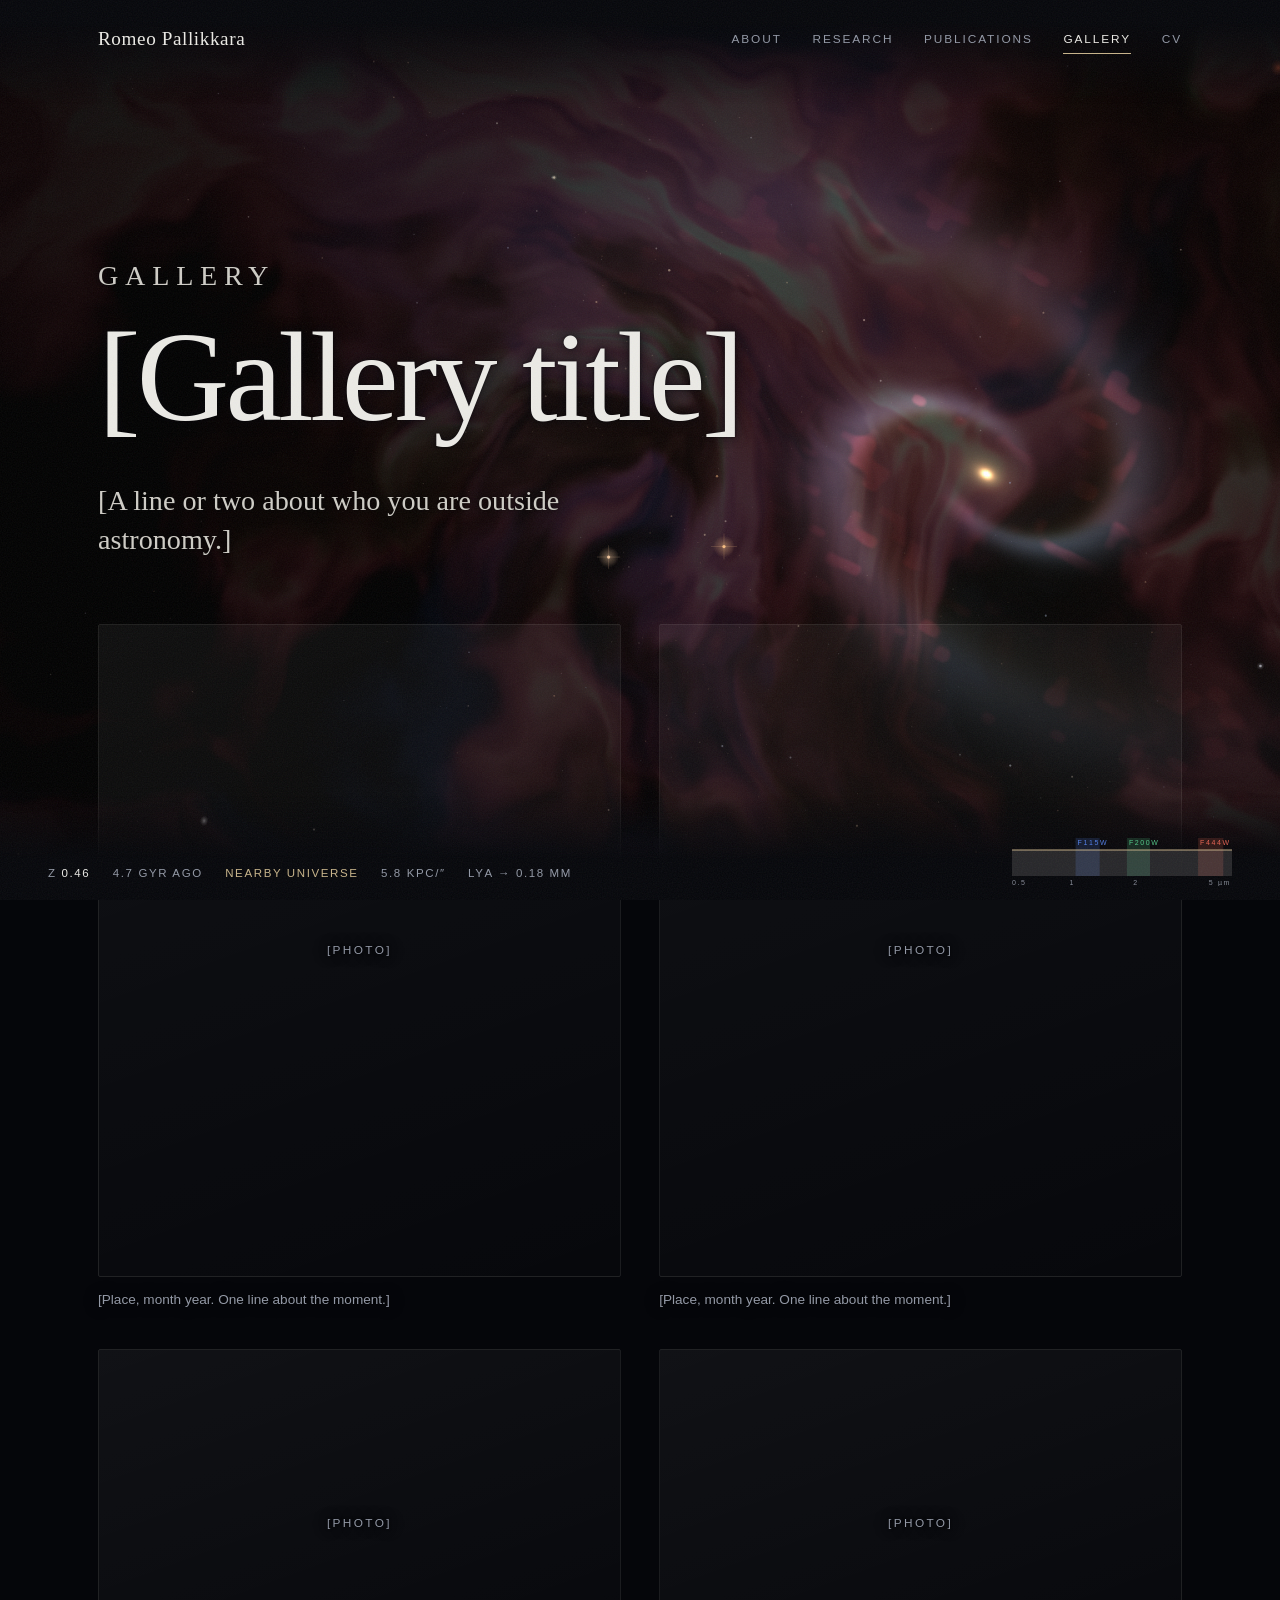
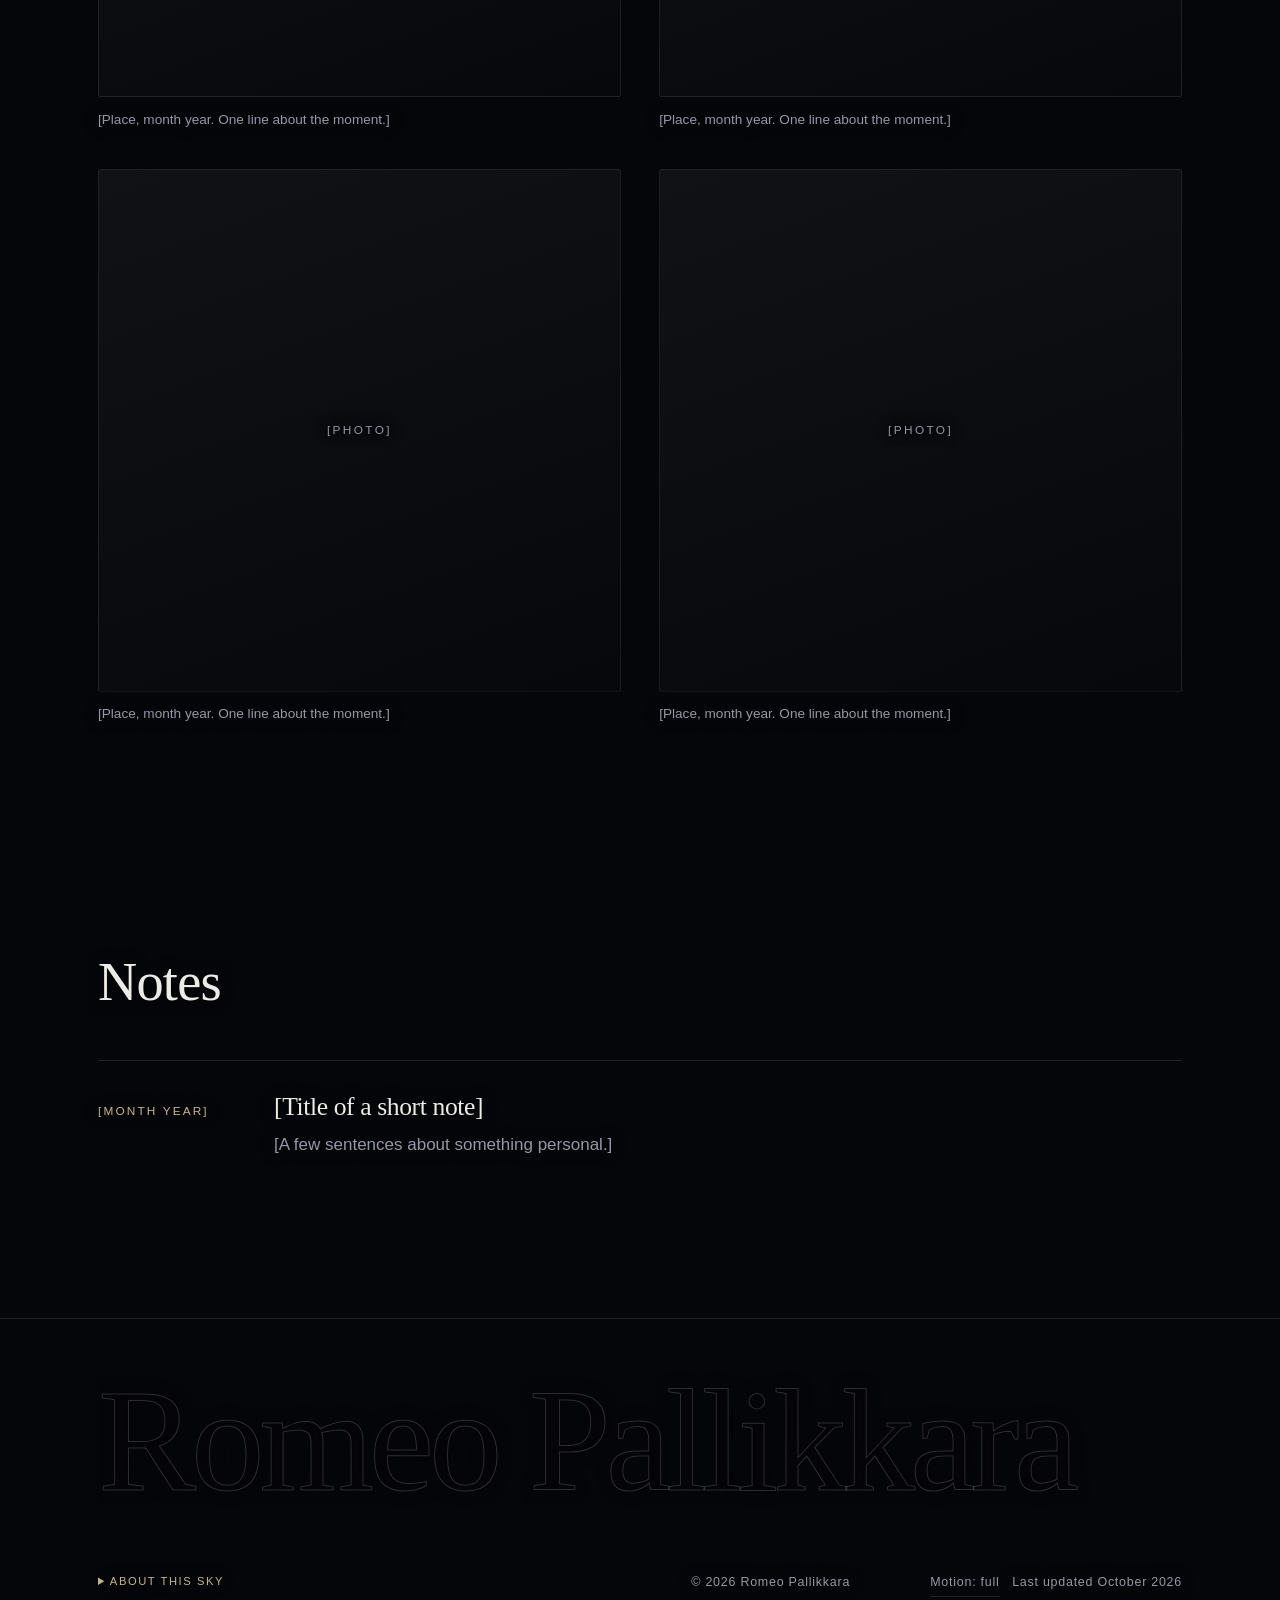
<file: gallery.html>
<!DOCTYPE html>
<html lang="en">
<head>
<meta charset="UTF-8">
<meta name="viewport" content="width=device-width, initial-scale=1.0">
<title>Gallery | Romeo Pallikkara</title>
<meta name="description" content="[Short description of the site.]">
<meta name="theme-color" content="#05060a">
<meta name="author" content="Romeo Pallikkara">
<meta property="og:type" content="website">
<meta property="og:title" content="Gallery | Romeo Pallikkara">
<meta property="og:description" content="[Short description of the site.]">
<meta property="og:url" content="https://romeopallikkara.github.io/gallery.html">
<meta name="twitter:card" content="summary">
<meta name="twitter:title" content="Gallery | Romeo Pallikkara">
<meta name="twitter:description" content="[Short description of the site.]">
<link rel="canonical" href="https://romeopallikkara.github.io/gallery.html">
<link rel="icon" href="data:image/svg+xml,%3Csvg xmlns='http://www.w3.org/2000/svg' viewBox='0 0 64 64'%3E%3Crect width='64' height='64' rx='14' fill='%2305060a'/%3E%3Ctext x='32' y='42' font-family='Georgia,serif' font-size='28' text-anchor='middle' fill='%23c8b48a'%3ERP%3C/text%3E%3C/svg%3E">
<link rel="stylesheet" href="style.css">
<script>(function(){var d=document.documentElement,m=null;d.className+=' js';try{m=localStorage.getItem('motion')}catch(e){}if(m!=='full'&&m!=='reduced')m=matchMedia('(prefers-reduced-motion: reduce)').matches?'reduced':'full';d.dataset.motion=m})()</script>
</head>
<body>
<div class="intro" id="intro" aria-hidden="true"><span class="intro-mark">RP</span><span class="intro-count" id="ic">000</span></div>
<div class="cur" id="cur" aria-hidden="true"><i></i></div>
<canvas id="trail" aria-hidden="true"></canvas>
<canvas id="nebulagl" aria-hidden="true"></canvas>
<canvas id="sky" aria-hidden="true"></canvas>
<div class="nebula" aria-hidden="true"></div>
<div id="glow" aria-hidden="true"></div>
<div class="bar" aria-hidden="true"></div>

<header class="nav">
  <div class="wrap">
    <a class="brand" href="index.html"><span class="full">Romeo Pallikkara</span><span class="short">RP</span></a>
    <nav class="menu" aria-label="Main navigation">
      <a href="index.html#about">About</a>
      <a href="index.html#research">Research</a>
      <a href="index.html#publications">Publications</a>
      <a href="gallery.html" aria-current="page">Gallery</a>
      <a href="cv.pdf">CV</a>
    </nav>
  </div>
</header>

<div class="hud" aria-hidden="true">
  <div class="hud-left">
    <span>z <b id="hz">0.00</b></span>
    <span id="ht">0.0 Gyr ago</span>
    <span class="epoch" id="he">Today</span>
    <span id="hs">&ndash; kpc/&Prime;</span>
    <span id="hl">Ly&alpha; &rarr; 0.12 &micro;m</span>
  </div>
  <canvas id="sed" class="sed" width="220" height="48"></canvas>
</div>

<main>
  <section class="page-hero">
    <div class="wrap">
      <p class="kicker" style="opacity:1;transform:none">Gallery</p>
      <h1 class="display" style="font-size:clamp(3rem,10vw,8rem)"><span class="line"><span>[Gallery title]</span></span></h1>
      <p>[A line or two about who you are outside astronomy.]</p>
    </div>
  </section>

  <section>
    <div class="wrap">
      <!-- Replace each [Photo] block with: <img src="images/yourfile.jpg" alt="description" loading="lazy"> -->
      <div class="shots">
        <figure class="shot" data-reveal>
          <div class="frame tall"><div class="ph">[Photo]</div></div>
          <figcaption>[Place, month year. One line about the moment.]</figcaption>
        </figure>
        <figure class="shot" data-reveal>
          <div class="frame wide"><div class="ph">[Photo]</div></div>
          <figcaption>[Place, month year. One line about the moment.]</figcaption>
        </figure>
        <figure class="shot" data-reveal>
          <div class="frame sq"><div class="ph">[Photo]</div></div>
          <figcaption>[Place, month year. One line about the moment.]</figcaption>
        </figure>
        <figure class="shot" data-reveal>
          <div class="frame tall"><div class="ph">[Photo]</div></div>
          <figcaption>[Place, month year. One line about the moment.]</figcaption>
        </figure>
        <figure class="shot" data-reveal>
          <div class="frame wide"><div class="ph">[Photo]</div></div>
          <figcaption>[Place, month year. One line about the moment.]</figcaption>
        </figure>
        <figure class="shot" data-reveal>
          <div class="frame sq"><div class="ph">[Photo]</div></div>
          <figcaption>[Place, month year. One line about the moment.]</figcaption>
        </figure>
      </div>
    </div>
  </section>

  <section class="chapter notes">
    <div class="wrap">
      <h2 data-reveal>Notes</h2>
      <article class="note" data-reveal>
        <time>[Month year]</time>
        <div>
          <h3>[Title of a short note]</h3>
          <p>[A few sentences about something personal.]</p>
        </div>
      </article>
    </div>
  </section>
</main>

<footer class="footer">
  <div class="wrap">
    <div class="foot-name" aria-hidden="true">Romeo Pallikkara</div>
    <details class="sky-note">
      <summary>About this sky</summary>
      <p>The background is procedurally generated and illustrative, not a data image. Stars sit on the celestial sphere with a Milky Way band built from the galactic-to-equatorial transform, magnitudes follow N &prop; 10<sup>0.55 m</sup>, colours are blackbody temperatures, and there is no twinkling. The nebula uses emission &prop; n&sup2; with H&alpha;, [O&nbsp;III] and H&beta; colours plus dust that reddens light behind it. The galaxy has an r<sup>1/4</sup> bulge, an exponential disc and two logarithmic arms (pitch about 20&deg;, within the observed range for spirals). Deep-field colours use JWST chromatic ordering (F115W/F200W/F444W as blue/green/red) with the Ly&alpha; break and intergalactic absorption. Readouts assume flat &Lambda;CDM, H<sub>0</sub> = 70 km/s/Mpc, &Omega;<sub>m</sub> = 0.3. The cursor trail's colour follows blackbody temperature with pointer speed.</p>
    </details>
    <span>© 2026 Romeo Pallikkara</span>
    <span><button class="motion" id="motion" type="button" aria-pressed="true">Motion: full</button> &nbsp; Last updated October 2026</span>
  </div>
</footer>

<script src="cosmo.js"></script>
<script src="nebula.js"></script>
<script src="sky.js"></script>
<script src="site.js"></script>
</body>
</html>
</file>
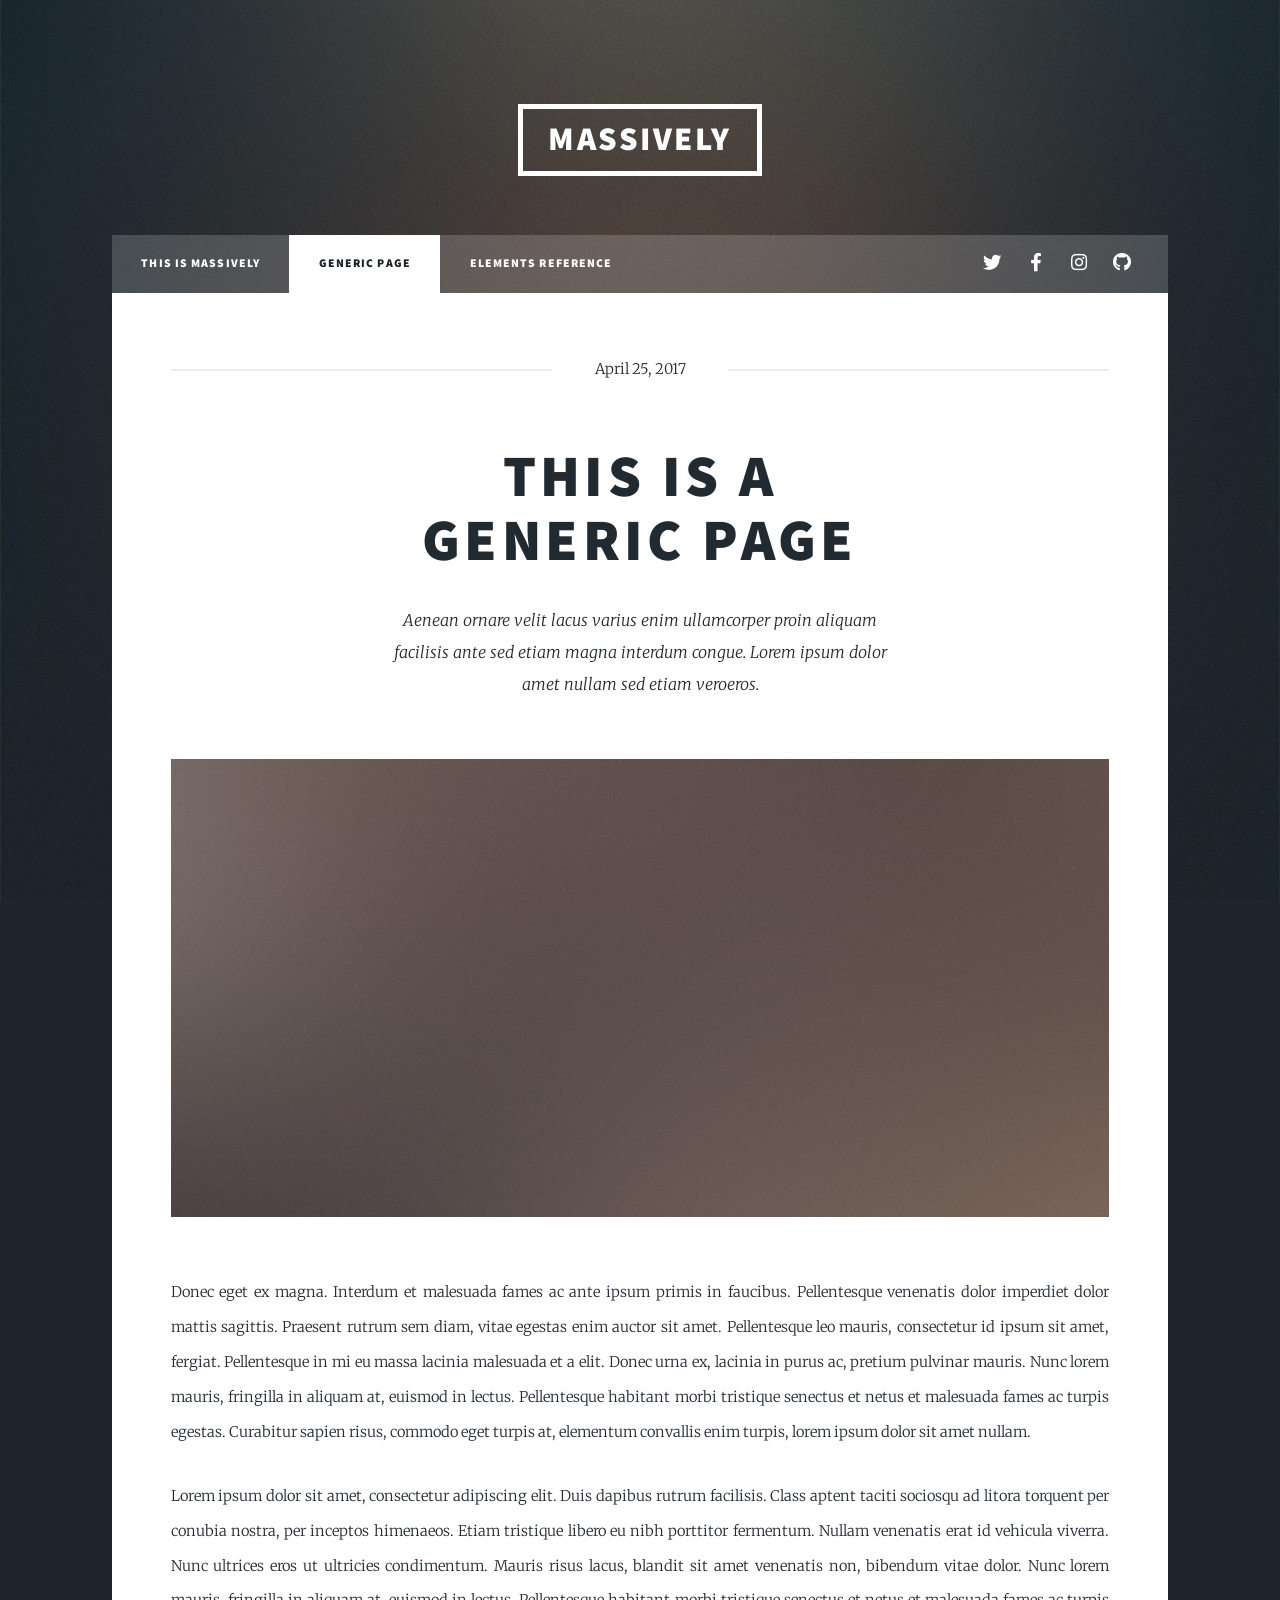
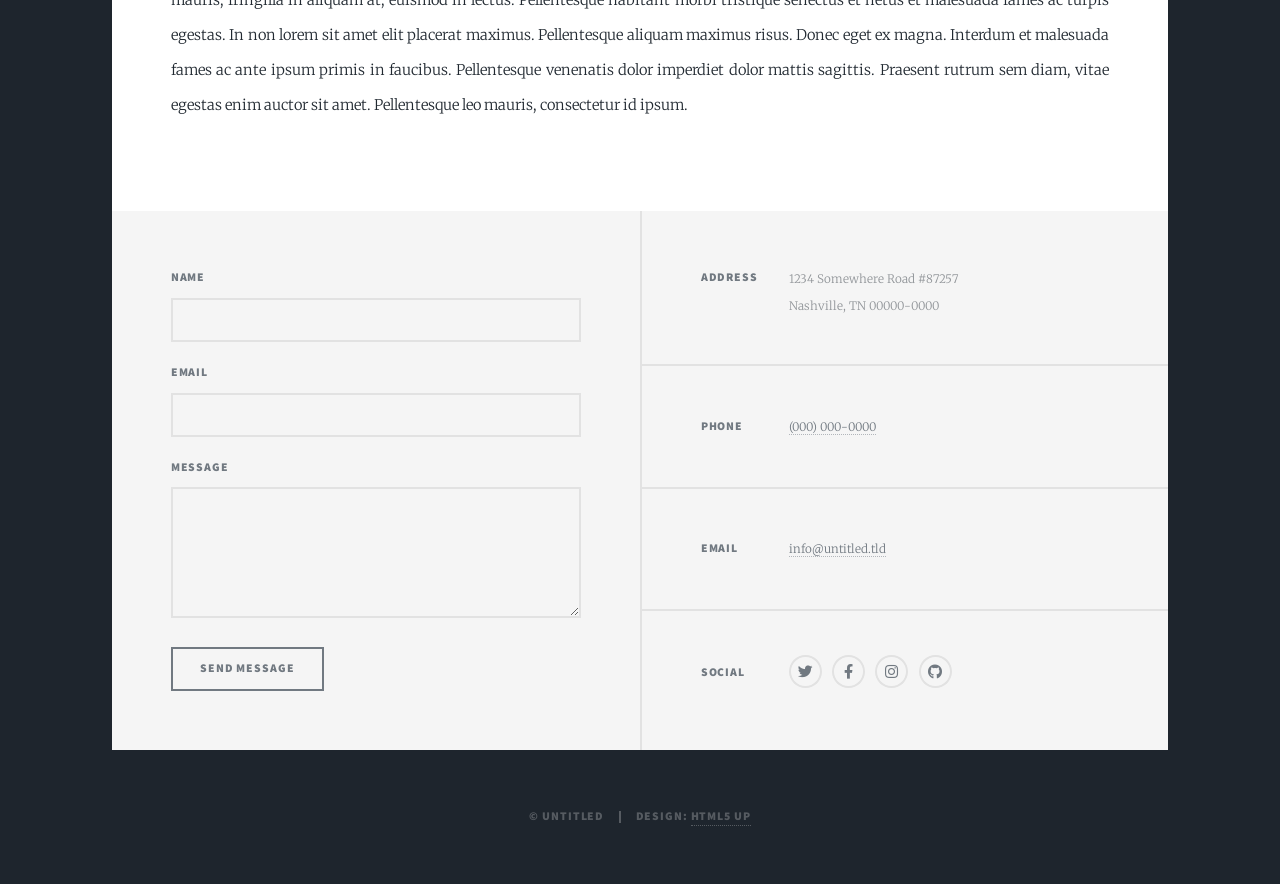
<file: generic.html>
<!DOCTYPE HTML>
<!--
	Massively by HTML5 UP
	html5up.net | @ajlkn
	Free for personal and commercial use under the CCA 3.0 license (html5up.net/license)
-->
<html>
	<head>
		<title>Generic Page - Massively by HTML5 UP</title>
		<meta charset="utf-8" />
		<meta name="viewport" content="width=device-width, initial-scale=1, user-scalable=no" />
		<link rel="stylesheet" href="assets/css/main.css" />
		<noscript><link rel="stylesheet" href="assets/css/noscript.css" /></noscript>
	</head>
	<body class="is-preload">

		<!-- Wrapper -->
			<div id="wrapper">

				<!-- Header -->
					<header id="header">
						<a href="index.html" class="logo">Massively</a>
					</header>

				<!-- Nav -->
					<nav id="nav">
						<ul class="links">
							<li><a href="index.html">This is Massively</a></li>
							<li class="active"><a href="generic.html">Generic Page</a></li>
							<li><a href="elements.html">Elements Reference</a></li>
						</ul>
						<ul class="icons">
							<li><a href="#" class="icon brands fa-twitter"><span class="label">Twitter</span></a></li>
							<li><a href="#" class="icon brands fa-facebook-f"><span class="label">Facebook</span></a></li>
							<li><a href="#" class="icon brands fa-instagram"><span class="label">Instagram</span></a></li>
							<li><a href="#" class="icon brands fa-github"><span class="label">GitHub</span></a></li>
						</ul>
					</nav>

				<!-- Main -->
					<div id="main">

						<!-- Post -->
							<section class="post">
								<header class="major">
									<span class="date">April 25, 2017</span>
									<h1>This is a<br />
									Generic Page</h1>
									<p>Aenean ornare velit lacus varius enim ullamcorper proin aliquam<br />
									facilisis ante sed etiam magna interdum congue. Lorem ipsum dolor<br />
									amet nullam sed etiam veroeros.</p>
								</header>
								<div class="image main"><img src="images/pic01.jpg" alt="" /></div>
								<p>Donec eget ex magna. Interdum et malesuada fames ac ante ipsum primis in faucibus. Pellentesque venenatis dolor imperdiet dolor mattis sagittis. Praesent rutrum sem diam, vitae egestas enim auctor sit amet. Pellentesque leo mauris, consectetur id ipsum sit amet, fergiat. Pellentesque in mi eu massa lacinia malesuada et a elit. Donec urna ex, lacinia in purus ac, pretium pulvinar mauris. Nunc lorem mauris, fringilla in aliquam at, euismod in lectus. Pellentesque habitant morbi tristique senectus et netus et malesuada fames ac turpis egestas. Curabitur sapien risus, commodo eget turpis at, elementum convallis enim turpis, lorem ipsum dolor sit amet nullam.</p>
								<p>Lorem ipsum dolor sit amet, consectetur adipiscing elit. Duis dapibus rutrum facilisis. Class aptent taciti sociosqu ad litora torquent per conubia nostra, per inceptos himenaeos. Etiam tristique libero eu nibh porttitor fermentum. Nullam venenatis erat id vehicula viverra. Nunc ultrices eros ut ultricies condimentum. Mauris risus lacus, blandit sit amet venenatis non, bibendum vitae dolor. Nunc lorem mauris, fringilla in aliquam at, euismod in lectus. Pellentesque habitant morbi tristique senectus et netus et malesuada fames ac turpis egestas. In non lorem sit amet elit placerat maximus. Pellentesque aliquam maximus risus. Donec eget ex magna. Interdum et malesuada fames ac ante ipsum primis in faucibus. Pellentesque venenatis dolor imperdiet dolor mattis sagittis. Praesent rutrum sem diam, vitae egestas enim auctor sit amet. Pellentesque leo mauris, consectetur id ipsum.</p>
							</section>

					</div>

				<!-- Footer -->
					<footer id="footer">
						<section>
							<form method="post" action="#">
								<div class="fields">
									<div class="field">
										<label for="name">Name</label>
										<input type="text" name="name" id="name" />
									</div>
									<div class="field">
										<label for="email">Email</label>
										<input type="text" name="email" id="email" />
									</div>
									<div class="field">
										<label for="message">Message</label>
										<textarea name="message" id="message" rows="3"></textarea>
									</div>
								</div>
								<ul class="actions">
									<li><input type="submit" value="Send Message" /></li>
								</ul>
							</form>
						</section>
						<section class="split contact">
							<section class="alt">
								<h3>Address</h3>
								<p>1234 Somewhere Road #87257<br />
								Nashville, TN 00000-0000</p>
							</section>
							<section>
								<h3>Phone</h3>
								<p><a href="#">(000) 000-0000</a></p>
							</section>
							<section>
								<h3>Email</h3>
								<p><a href="#">info@untitled.tld</a></p>
							</section>
							<section>
								<h3>Social</h3>
								<ul class="icons alt">
									<li><a href="#" class="icon brands alt fa-twitter"><span class="label">Twitter</span></a></li>
									<li><a href="#" class="icon brands alt fa-facebook-f"><span class="label">Facebook</span></a></li>
									<li><a href="#" class="icon brands alt fa-instagram"><span class="label">Instagram</span></a></li>
									<li><a href="#" class="icon brands alt fa-github"><span class="label">GitHub</span></a></li>
								</ul>
							</section>
						</section>
					</footer>

				<!-- Copyright -->
					<div id="copyright">
						<ul><li>&copy; Untitled</li><li>Design: <a href="https://html5up.net">HTML5 UP</a></li></ul>
					</div>

			</div>

		<!-- Scripts -->
			<script src="assets/js/jquery.min.js"></script>
			<script src="assets/js/jquery.scrollex.min.js"></script>
			<script src="assets/js/jquery.scrolly.min.js"></script>
			<script src="assets/js/browser.min.js"></script>
			<script src="assets/js/breakpoints.min.js"></script>
			<script src="assets/js/util.js"></script>
			<script src="assets/js/main.js"></script>

	</body>
</html>
</file>
<file: style.css>
/* Romeo Pallikkara - personal site
   A scroll-driven journey back through cosmic time. Dark, typographic, no libraries. */

:root {
  --bg: #05060a;
  --bg2: #0b0d16;
  --text: #ecebe6;
  --muted: #868b97;
  --line: rgba(236, 235, 230, 0.12);
  --accent: #c8b48a;
  --serif: "Iowan Old Style", "Palatino Linotype", Palatino, "Book Antiqua", Georgia, serif;
  --sans: -apple-system, BlinkMacSystemFont, "Segoe UI", Roboto, Helvetica, Arial, sans-serif;
  --ease: cubic-bezier(0.16, 1, 0.3, 1);
  --p: 0;
}

* { box-sizing: border-box; margin: 0; padding: 0; }
html { color-scheme: dark; background: var(--bg); scroll-behavior: smooth; }
body {
  background: var(--bg); color: var(--text);
  font: 17px/1.75 var(--sans); -webkit-font-smoothing: antialiased;
  overflow-x: hidden; transition: opacity .45s ease;
}
body.leaving { opacity: 0; }
a { color: inherit; text-decoration: none; }
a:focus-visible { outline: 2px solid var(--accent); outline-offset: 4px; }
::selection { background: var(--accent); color: var(--bg); }

.wrap { width: 100%; max-width: 1180px; margin: 0 auto; padding: 0 clamp(1.25rem, 4vw, 3rem); }

/* ---------- Backdrop ---------- */
#nebulagl { position: fixed; inset: 0; width: 100%; height: 100%; z-index: 0; pointer-events: none; }
html.gl .nebula { display: none; }
#sky { position: fixed; inset: 0; width: 100%; height: 100%; z-index: 0; pointer-events: none; }
.nebula {
  position: fixed; inset: 0; z-index: 0; pointer-events: none;
  background:
    radial-gradient(60vmax 60vmax at calc(85% - var(--p) * 55%) calc(15% + var(--p) * 60%), rgba(86, 96, 190, 0.13), transparent 62%),
    radial-gradient(50vmax 50vmax at calc(10% + var(--p) * 40%) calc(90% - var(--p) * 70%), rgba(200, 160, 110, 0.09), transparent 60%);
}
#glow {
  position: fixed; width: 520px; height: 520px; left: 0; top: 0; z-index: 0; pointer-events: none;
  background: radial-gradient(circle, rgba(200, 180, 138, 0.10), transparent 60%);
  transform: translate3d(calc(var(--mx, -999px) - 260px), calc(var(--my, -999px) - 260px), 0);
}
.bar { position: fixed; left: 0; top: 0; height: 2px; width: 100%; z-index: 60; background: var(--accent); transform-origin: 0 50%; transform: scaleX(var(--p)); opacity: .8; }

/* ---------- Navigation ---------- */
.nav {
  position: fixed; top: 0; left: 0; right: 0; z-index: 50;
  padding: 1.4rem 0 3rem; transition: transform .5s var(--ease);
  background: linear-gradient(var(--bg) 20%, transparent);
}
.nav.hide { transform: translateY(-100%); }
.nav .wrap { display: flex; justify-content: space-between; align-items: center; gap: 1.5rem; }
.brand { font-family: var(--serif); font-size: 1.2rem; letter-spacing: .03em; }
.brand .short { display: none; }
.menu { display: flex; gap: clamp(1rem, 2.4vw, 2.2rem); }
.menu a {
  font-size: .74rem; letter-spacing: .16em; text-transform: uppercase; color: var(--muted);
  position: relative; padding: .3rem 0; transition: color .3s;
}
.menu a::after { content: ""; position: absolute; left: 0; bottom: 0; width: 100%; height: 1px; background: var(--accent); transform: scaleX(0); transform-origin: 0 50%; transition: transform .5s var(--ease); }
.menu a:hover, .menu a[aria-current="true"], .menu a[aria-current="page"] { color: var(--text); }
.menu a:hover::after, .menu a[aria-current="true"]::after, .menu a[aria-current="page"]::after { transform: scaleX(1); }

/* ---------- Redshift readout ---------- */
.hud {
  position: fixed; left: clamp(1.25rem, 4vw, 3rem); bottom: 1.6rem; z-index: 40;
  display: flex; gap: 1.1rem; align-items: baseline; flex-wrap: wrap;
  font-size: .72rem; letter-spacing: .14em; text-transform: uppercase; color: var(--muted);
  font-variant-numeric: tabular-nums; pointer-events: none;
}
.hud b { color: var(--text); font-weight: 400; }
.hud .epoch { color: var(--accent); }

/* ---------- Type ---------- */
h1, h2, h3 { font-family: var(--serif); font-weight: 300; line-height: 1.08; letter-spacing: -.015em; }
.label { font-size: .74rem; letter-spacing: .22em; text-transform: uppercase; color: var(--accent); display: flex; align-items: center; gap: 1rem; margin-bottom: 2rem; }
.label::after { content: ""; flex: 0 0 4rem; height: 1px; background: var(--accent); opacity: .5; }
.muted { color: var(--muted); }
main, .footer { position: relative; z-index: 1; }

/* ---------- Hero ---------- */
.hero { min-height: 100vh; display: flex; flex-direction: column; justify-content: center; padding: 7rem 0 5rem; }
.kicker { font-size: .78rem; letter-spacing: .24em; text-transform: uppercase; color: var(--accent); margin-bottom: 2rem; }
.display { font-size: clamp(3.6rem, 13vw, 11.5rem); line-height: .95; letter-spacing: -.035em; font-weight: 300; }
.line { display: block; overflow: hidden; padding-bottom: .08em; }
.line > span { display: inline-block; }
.hero-sub { font-family: var(--serif); font-weight: 300; font-size: clamp(1.25rem, 2.4vw, 1.9rem); line-height: 1.4; max-width: 34ch; margin-top: 2.5rem; color: #cfcdc6; }
.cue { margin-top: 4.5rem; display: flex; align-items: center; gap: 1rem; font-size: .72rem; letter-spacing: .22em; text-transform: uppercase; color: var(--muted); }
.cue i { display: block; width: 1px; height: 3.2rem; background: linear-gradient(var(--accent), transparent); transform-origin: top; animation: cue 2.4s var(--ease) infinite; }
@keyframes cue { 0% { transform: scaleY(0); } 50% { transform: scaleY(1); } 100% { transform: scaleY(1); opacity: 0; } }

.js .line > span { transform: translateY(112%); transition: transform 1.5s var(--ease); }
.js.loaded .line > span { transform: none; }
.js.loaded .line:nth-child(2) > span { transition-delay: .14s; }
.js .kicker, .js .hero-sub, .js .cue { opacity: 0; transform: translateY(14px); transition: opacity 1.2s ease .5s, transform 1.4s var(--ease) .5s; }
.js.loaded .kicker, .js.loaded .hero-sub, .js.loaded .cue { opacity: 1; transform: none; }
.js.loaded .hero-sub { transition-delay: .7s; }
.js.loaded .cue { transition-delay: .95s; }

/* ---------- Generic reveal ---------- */
.js [data-reveal] { opacity: 0; transform: translateY(32px); transition: opacity 1.1s ease, transform 1.3s var(--ease); }
.js [data-reveal].in { opacity: 1; transform: none; }

/* ---------- Chapters ---------- */
.chapter { padding: clamp(6rem, 14vh, 11rem) 0; }
.about .grid { display: grid; grid-template-columns: 5fr 7fr; gap: clamp(2rem, 7vw, 7rem); align-items: start; }
.about-side { position: sticky; top: 16vh; }
.portrait { aspect-ratio: 4 / 5; border: 1px solid var(--line); border-radius: 2px; overflow: hidden; }
.portrait img { width: 100%; height: 100%; object-fit: cover; display: block; }
.ph { width: 100%; height: 100%; display: grid; place-items: center; color: var(--muted); font-size: .74rem; letter-spacing: .2em; text-transform: uppercase; background: linear-gradient(160deg, rgba(255,255,255,.05), rgba(255,255,255,.01)); }
.scrub { font-family: var(--serif); font-weight: 300; font-size: clamp(1.7rem, 3.6vw, 2.9rem); line-height: 1.28; letter-spacing: -.01em; margin-bottom: 3rem; }
.scrub .w { opacity: .16; transition: opacity .25s linear; }
.about-body p.muted { max-width: 56ch; margin-bottom: 1.2rem; }
.links { display: flex; flex-wrap: wrap; gap: .6rem 2rem; margin-top: 2.5rem; font-size: .8rem; letter-spacing: .16em; text-transform: uppercase; }
.links a { color: var(--muted); padding-bottom: 3px; border-bottom: 1px solid var(--line); transition: color .3s, border-color .3s; }
.links a:hover { color: var(--text); border-color: var(--accent); }

/* ---------- Horizontal research scroll ---------- */
.hscroll { position: relative; }
.hpin { position: sticky; top: 0; height: 100vh; overflow: hidden; display: flex; flex-direction: column; justify-content: center; gap: 3rem; }
.hhead { padding: 0 clamp(1.25rem, 4vw, 3rem); max-width: 1180px; width: 100%; margin: 0 auto; }
.hhead h2 { font-size: clamp(2.2rem, 5vw, 4rem); max-width: 18ch; }
.htrack { display: flex; gap: clamp(1rem, 2vw, 2rem); padding: 0 clamp(1.25rem, 8vw, 8rem); width: max-content; will-change: transform; }
.card {
  flex: 0 0 auto; width: min(78vw, 440px); min-height: 330px; padding: 2.2rem 2rem;
  border: 1px solid var(--line); border-radius: 3px; background: linear-gradient(170deg, rgba(255,255,255,.04), rgba(255,255,255,.01));
  display: flex; flex-direction: column; transition: border-color .5s, transform .6s var(--ease), background .5s;
}
.card:hover { border-color: rgba(200,180,138,.5); transform: translateY(-6px); }
.card .idx { font-family: var(--serif); font-size: 3.6rem; font-weight: 300; line-height: 1; color: transparent; -webkit-text-stroke: 1px rgba(200,180,138,.6); margin-bottom: auto; padding-bottom: 2rem; }
.card .when { font-size: .72rem; letter-spacing: .18em; text-transform: uppercase; color: var(--accent); margin-bottom: .7rem; }
.card h3 { font-size: 1.6rem; margin-bottom: .7rem; }
.card p { color: var(--muted); font-size: .96rem; line-height: 1.65; }
.hbar { height: 1px; background: var(--line); max-width: 1180px; width: calc(100% - clamp(2.5rem, 8vw, 6rem)); margin: 0 auto; position: relative; }
.hbar i { position: absolute; inset: 0; background: var(--accent); transform-origin: 0 50%; transform: scaleX(var(--hp, 0)); }

/* ---------- Publications ---------- */
.pubs-head h2 { font-size: clamp(2.2rem, 5vw, 4rem); margin-bottom: 3.5rem; }
.pub {
  display: grid; grid-template-columns: 7rem 1fr auto 2rem; gap: 1.5rem; align-items: baseline;
  padding: 1.8rem 0; border-top: 1px solid var(--line); position: relative; transition: padding .6s var(--ease), color .3s;
}
.pub:last-of-type { border-bottom: 1px solid var(--line); }
.pub::before { content: ""; position: absolute; left: 0; bottom: -1px; height: 1px; width: 100%; background: var(--accent); transform: scaleX(0); transform-origin: 0 50%; transition: transform .8s var(--ease); }
.pub:hover { padding-left: 1.2rem; }
.pub:hover::before { transform: scaleX(1); }
.pub .yr { font-size: .78rem; letter-spacing: .16em; color: var(--accent); text-transform: uppercase; }
.pub .ttl { font-family: var(--serif); font-size: clamp(1.2rem, 2.3vw, 1.75rem); line-height: 1.3; font-weight: 300; }
.pub .ven { font-size: .8rem; color: var(--muted); letter-spacing: .06em; }
.pub .arr { color: var(--muted); transition: transform .5s var(--ease), color .3s; }
.pub:hover .arr { transform: translate(4px, -4px); color: var(--accent); }

/* ---------- Contact ---------- */
.contact { text-align: left; }
.contact h2 { font-size: clamp(2.6rem, 8vw, 7rem); line-height: 1; letter-spacing: -.03em; margin-bottom: 2.5rem; }
.mail { font-family: var(--serif); font-weight: 300; font-size: clamp(1.3rem, 3vw, 2.4rem); border-bottom: 1px solid var(--line); padding-bottom: .3rem; transition: border-color .4s, color .4s; }
.mail:hover { color: var(--accent); border-color: var(--accent); }

.footer { padding: 3rem 0 4.5rem; border-top: 1px solid var(--line); font-size: .78rem; color: var(--muted); letter-spacing: .06em; }
.footer .wrap { display: flex; justify-content: space-between; flex-wrap: wrap; gap: .6rem 2rem; }

/* ---------- Gallery ---------- */
.page-hero { padding: 14rem 0 4rem; }
.page-hero h1 { font-size: clamp(3rem, 10vw, 8rem); letter-spacing: -.03em; }
.page-hero p { font-family: var(--serif); font-weight: 300; font-size: clamp(1.2rem, 2.2vw, 1.8rem); line-height: 1.4; max-width: 36ch; margin-top: 2rem; color: #cfcdc6; }
.shots { columns: 2; column-gap: clamp(1rem, 3vw, 2.5rem); padding-bottom: 4rem; }
.shot { break-inside: avoid; margin-bottom: clamp(1rem, 3vw, 2.5rem); }
.shot .frame { overflow: hidden; border: 1px solid var(--line); border-radius: 2px; }
.shot .tall { aspect-ratio: 4 / 5; } .shot .wide { aspect-ratio: 3 / 2; } .shot .sq { aspect-ratio: 1; }
.shot img { width: 100%; height: 100%; object-fit: cover; display: block; }
.js .shot .frame { clip-path: inset(0 0 100% 0); transition: clip-path 1.4s var(--ease); }
.js .shot.in .frame { clip-path: inset(0); }
.shot .ph { transition: transform 1.8s var(--ease); transform: scale(1.12); }
.shot.in .ph, .shot.in img { transform: none; }
.shot figcaption { font-size: .85rem; color: var(--muted); margin-top: .8rem; line-height: 1.5; }
.notes h2 { font-size: clamp(2rem, 4.5vw, 3.4rem); margin-bottom: 3rem; }
.note { padding: 2rem 0; border-top: 1px solid var(--line); display: grid; grid-template-columns: 9rem 1fr; gap: 1rem 2rem; }
.note time { font-size: .74rem; letter-spacing: .18em; text-transform: uppercase; color: var(--accent); padding-top: .5rem; }
.note h3 { font-size: 1.6rem; margin-bottom: .6rem; }
.note p { color: var(--muted); max-width: 58ch; }

/* ---------- Small screens, flat fallback ---------- */
@media (max-width: 760px) {
  body { font-size: 16px; }
  .brand .full { display: none; } .brand .short { display: inline; }
  .menu { gap: .9rem; } .menu a { font-size: .66rem; letter-spacing: .1em; }
  .hud { display: none; }
  .about .grid { grid-template-columns: 1fr; }
  .about-side { position: static; max-width: 260px; }
  .hpin { position: static; height: auto; padding: clamp(5rem, 12vh, 8rem) 0; overflow: visible; }
  .htrack { flex-direction: column; width: 100%; padding: 0 clamp(1.25rem, 4vw, 3rem); }
  .card { width: 100%; min-height: 0; }
  .card .idx { margin-bottom: 1.5rem; padding-bottom: 0; }
  .hbar { display: none; }
  .pub { grid-template-columns: 1fr; gap: .4rem; }
  .pub .arr { display: none; }
  .shots { columns: 1; }
  .note { grid-template-columns: 1fr; }
  .page-hero { padding-top: 9rem; }
  #glow { display: none; }
}
.hscroll.flat .hpin { position: static; height: auto; padding: 8rem 0; overflow: visible; }
.hscroll.flat .htrack { flex-direction: column; width: 100%; padding: 0 clamp(1.25rem, 4vw, 3rem); }
.hscroll.flat .card { width: 100%; min-height: 0; }
.hscroll.flat .hbar { display: none; }

.motion { background: none; border: 0; border-bottom: 1px solid var(--line); color: var(--muted); font: inherit; letter-spacing: inherit; cursor: pointer; padding: 0 0 2px; transition: color .3s, border-color .3s; }
.motion:hover { color: var(--text); border-color: var(--accent); }

/* Reduced motion: keep soft fades and the readout, drop movement. */
html[data-motion="reduced"] { scroll-behavior: auto; }
html[data-motion="reduced"] *, html[data-motion="reduced"] *::before, html[data-motion="reduced"] *::after { animation: none !important; }
html[data-motion="reduced"].js .line > span { transform: none; opacity: 0; transition: opacity 1.4s ease; }
html[data-motion="reduced"].js.loaded .line > span { opacity: 1; }
html[data-motion="reduced"].js .kicker, html[data-motion="reduced"].js .hero-sub, html[data-motion="reduced"].js .cue,
html[data-motion="reduced"].js [data-reveal] { transform: none; }
html[data-motion="reduced"].js .shot .frame { clip-path: none; opacity: 0; transition: opacity 1.2s ease; }
html[data-motion="reduced"].js .shot.in .frame { opacity: 1; }
html[data-motion="reduced"] .shot .ph { transform: none; }
html[data-motion="reduced"] .card:hover, html[data-motion="reduced"] .pub:hover { transform: none; padding-left: 0; }
html[data-motion="reduced"] #glow { display: none; }

/* ---------- Intro, cursor, grain, hero meta, footer name ---------- */
.intro { position: fixed; inset: 0; z-index: 100; background: var(--bg); display: flex; flex-direction: column; align-items: center; justify-content: center; gap: 1.4rem; transition: transform 1.1s var(--ease); }
.intro.done { transform: translateY(-100%); }
html:not(.js) .intro { display: none; }
.intro-mark { font-family: var(--serif); font-size: clamp(2.6rem, 8vw, 5rem); font-weight: 300; letter-spacing: .04em; }
.intro-count { font-size: .72rem; letter-spacing: .3em; color: var(--accent); font-variant-numeric: tabular-nums; }

.cur { position: fixed; left: 0; top: 0; z-index: 90; pointer-events: none; display: none; width: 38px; height: 38px; margin: -19px 0 0 -19px; border: 1px solid rgba(236,235,230,.45); border-radius: 50%; transition: width .35s var(--ease), height .35s var(--ease), margin .35s var(--ease), background .35s, border-color .35s; }
.cur i { position: absolute; left: 50%; top: 50%; width: 4px; height: 4px; margin: -2px 0 0 -2px; border-radius: 50%; background: var(--accent); }
.cur.on { display: block; }
.cur.big { width: 76px; height: 76px; margin: -38px 0 0 -38px; background: rgba(200,180,138,.10); border-color: rgba(200,180,138,.6); }

body::after {
  content: ""; position: fixed; inset: 0; z-index: 80; pointer-events: none; opacity: .07;
  background-image: url("data:image/svg+xml,%3Csvg xmlns='http://www.w3.org/2000/svg' width='180' height='180'%3E%3Cfilter id='n'%3E%3CfeTurbulence type='fractalNoise' baseFrequency='.8' numOctaves='2' stitchTiles='stitch'/%3E%3C/filter%3E%3Crect width='100%25' height='100%25' filter='url(%23n)'/%3E%3C/svg%3E");
}

.hero-meta { display: grid; grid-template-columns: repeat(3, minmax(0, 1fr)); gap: 2rem; margin-top: 5rem; padding-top: 1.6rem; border-top: 1px solid var(--line); max-width: 760px; }
.hero-meta dt { font-size: .68rem; letter-spacing: .22em; text-transform: uppercase; color: var(--muted); margin-bottom: .35rem; }
.hero-meta dd { font-family: var(--serif); font-size: 1.05rem; font-weight: 300; color: var(--text); }
.js .hero-meta { opacity: 0; transition: opacity 1.4s ease 1.2s; }
.js.loaded .hero-meta { opacity: 1; }

.foot-name { font-family: var(--serif); font-weight: 300; font-size: clamp(2.8rem, 11.5vw, 10.5rem); line-height: 1; letter-spacing: -.035em; color: transparent; -webkit-text-stroke: 1px rgba(236,235,230,.18); margin-bottom: 3rem; white-space: nowrap; overflow: hidden; flex: 1 0 100%; }

@media (max-width: 760px) {
  .hero-meta { grid-template-columns: 1fr; gap: 1.1rem; margin-top: 3rem; }
  .cur { display: none !important; }
}
html[data-motion="reduced"] .cur { display: none !important; }

/* ---------- Readout panel, trail, sky note ---------- */
.hud { flex-direction: column; align-items: flex-start; gap: .55rem; }
.hud-row { display: flex; gap: 1.1rem; align-items: baseline; flex-wrap: wrap; }
.sed { display: block; border-top: 1px solid var(--line); padding-top: .35rem; margin-top: .1rem; }
#trail { position: fixed; inset: 0; width: 100%; height: 100%; z-index: 85; pointer-events: none; }
.sky-note { flex: 1 0 100%; margin: 0 0 2rem; max-width: 74ch; font-size: .78rem; line-height: 1.7; color: var(--muted); }
.sky-note summary { cursor: pointer; letter-spacing: .14em; text-transform: uppercase; font-size: .7rem; color: var(--accent); }
.sky-note p { margin-top: .8rem; }
html[data-motion="reduced"] #trail { display: none; }
@media (max-width: 760px) { #trail { display: none; } }

/* Readout as a compact instrument panel, bottom right */
.hud { left: auto; right: clamp(1.25rem, 3vw, 2.5rem); bottom: 1.4rem; padding: .8rem 1rem .6rem; background: rgba(5, 6, 10, .6); backdrop-filter: blur(8px); -webkit-backdrop-filter: blur(8px); border: 1px solid var(--line); border-radius: 3px; }

/* HUD as a slim bar fixed to the bottom edge; page text fades out behind it like the top nav */
.hud { left: 0; right: 0; bottom: 0; padding: 2.6rem clamp(1.25rem, 4vw, 3rem) .9rem; flex-direction: row; align-items: flex-end; justify-content: space-between; gap: 2rem; background: linear-gradient(rgba(5, 6, 10, 0), var(--bg) 62%); border: 0; border-radius: 0; backdrop-filter: none; -webkit-backdrop-filter: none; }
.hud-left { display: flex; gap: .4rem 1.4rem; flex-wrap: wrap; align-items: baseline; padding-bottom: .15rem; }
.sed { border-top: 0; padding-top: 0; margin-top: 0; flex: 0 0 auto; }
@media (max-width: 1100px) { .sed { display: none; } }

/* Readability over the nebula: soft dark halo behind text, slightly brighter secondary text */
:root { --muted: #9399a6; }
main, .footer { text-shadow: 0 0 14px rgba(5, 6, 10, .9), 0 0 3px rgba(5, 6, 10, .7); }
.cur, .cur i { text-shadow: none; }

/* Hero fits one screen; display type scales with viewport height too */
.hero { min-height: 100vh; min-height: 100svh; padding: 6.5rem 0 4.5rem; }
.display { font-size: clamp(3.2rem, min(13vw, 21vh), 11.5rem); }
.hero-sub { margin-top: clamp(1.2rem, 3.5vh, 2.5rem); }
.cue { margin-top: clamp(1.4rem, 5vh, 4.5rem); }
.hero-meta { margin-top: clamp(1.6rem, 5vh, 4.5rem); }
.page-hero h1, .page-hero .display { font-size: clamp(2.4rem, min(10vw, 18vh), 8rem) !important; overflow-wrap: anywhere; }
.line { overflow-wrap: anywhere; }
.line > span { max-width: 100%; }

/* Hero: tighter vertical rhythm so the details row clears the bottom readout bar */
.hero { padding: 5.2rem 0 5.2rem; }
.display { font-size: clamp(3.2rem, min(13vw, 19vh), 11.5rem); }
.hero-sub { margin-top: clamp(1rem, 2.6vh, 2rem); }
.cue { margin-top: clamp(1rem, 3.4vh, 3rem); }
.cue i { height: 2.4rem; }
.hero-meta { margin-top: clamp(1.2rem, 3.6vh, 3rem); padding-top: 1.2rem; }
.display { font-size: clamp(3rem, min(13vw, 15.5vh), 11.5rem); }
.hero { padding: 4.8rem 0 4.6rem; }
.kicker { margin-bottom: clamp(.9rem, 2.4vh, 2rem); }

/* Authors under a publication title; portrait suited to the dark page */
.pub .au { display: block; font-family: var(--sans); font-size: .82rem; letter-spacing: .02em; color: var(--muted); margin-top: .45rem; }
.pub:not(a):hover { padding-left: 0; }
.pub:not(a)::before { display: none; }
.portrait img { filter: saturate(.9) brightness(.92) contrast(1.02); }

/* Your own name in author lists */
.au .me { color: var(--accent); font-weight: 500; text-decoration: underline; text-decoration-thickness: 1px; text-decoration-color: rgba(200, 180, 138, .55); text-underline-offset: 3px; }

/* About without a portrait: one calm column, left-aligned with the rest of the page */
.about .grid { grid-template-columns: minmax(0, 52rem); }
</file>
<file: assets/css/main.css>
@import url(fontawesome-all.min.css);
@import url("https://fonts.googleapis.com/css?family=Merriweather:300,700,300italic,700italic|Source+Sans+Pro:900");

/*
	Massively by HTML5 UP
	html5up.net | @ajlkn
	Free for personal and commercial use under the CCA 3.0 license (html5up.net/license)
*/

html, body, div, span, applet, object,
iframe, h1, h2, h3, h4, h5, h6, p, blockquote,
pre, a, abbr, acronym, address, big, cite,
code, del, dfn, em, img, ins, kbd, q, s, samp,
small, strike, strong, sub, sup, tt, var, b,
u, i, center, dl, dt, dd, ol, ul, li, fieldset,
form, label, legend, table, caption, tbody,
tfoot, thead, tr, th, td, article, aside,
canvas, details, embed, figure, figcaption,
footer, header, hgroup, menu, nav, output, ruby,
section, summary, time, mark, audio, video {
	margin: 0;
	padding: 0;
	border: 0;
	font-size: 100%;
	font: inherit;
	vertical-align: baseline;}

article, aside, details, figcaption, figure,
footer, header, hgroup, menu, nav, section {
	display: block;}

body {
	line-height: 1;
}

ol, ul {
	list-style: none;
}

blockquote, q {
	quotes: none;
}

	blockquote:before, blockquote:after, q:before, q:after {
		content: '';
		content: none;
	}

table {
	border-collapse: collapse;
	border-spacing: 0;
}

body {
	-webkit-text-size-adjust: none;
}

mark {
	background-color: transparent;
	color: inherit;
}

input::-moz-focus-inner {
	border: 0;
	padding: 0;
}

input, select, textarea {
	-moz-appearance: none;
	-webkit-appearance: none;
	-ms-appearance: none;
	appearance: none;
}

/* Basic */

	@-ms-viewport {
		width: device-width;
	}

	body {
		-ms-overflow-style: scrollbar;
	}

	@media screen and (max-width: 480px) {

		html, body {
			min-width: 320px;
		}

	}

	html {
		box-sizing: border-box;
	}

	*, *:before, *:after {
		box-sizing: inherit;
	}

	body {
		background-color: #1e252d;
	}

		body.is-preload *, body.is-preload *:before, body.is-preload *:after {
			-moz-animation: none !important;
			-webkit-animation: none !important;
			-ms-animation: none !important;
			animation: none !important;
			-moz-transition: none !important;
			-webkit-transition: none !important;
			-ms-transition: none !important;
			transition: none !important;
		}

/* Type */

	html {
		font-size: 16pt;
	}

		@media screen and (max-width: 1680px) {

			html {
				font-size: 12pt;
			}

		}

		@media screen and (max-width: 1280px) {

			html {
				font-size: 11pt;
			}

		}

		@media screen and (max-width: 360px) {

			html {
				font-size: 10pt;
			}

		}

	body {
		color: #212931;
	}

	body, input, select, textarea {
		font-family: "Merriweather", Georgia, serif;
		font-weight: 300;
		font-size: 1rem;
		line-height: 2.375;
	}

	a {
		-moz-transition: color 0.2s ease-in-out, background-color 0.2s ease-in-out, border-color 0.2s ease-in-out, box-shadow 0.2s ease-in-out;
		-webkit-transition: color 0.2s ease-in-out, background-color 0.2s ease-in-out, border-color 0.2s ease-in-out, box-shadow 0.2s ease-in-out;
		-ms-transition: color 0.2s ease-in-out, background-color 0.2s ease-in-out, border-color 0.2s ease-in-out, box-shadow 0.2s ease-in-out;
		transition: color 0.2s ease-in-out, background-color 0.2s ease-in-out, border-color 0.2s ease-in-out, box-shadow 0.2s ease-in-out;
		border-bottom: dotted 1px;
		text-decoration: none;
	}

		a:hover {
			border-bottom-color: transparent;
		}

	strong, b {
		font-weight: 600;
	}

	em, i {
		font-style: italic;
	}

	p {
		text-align: justify;
		margin: 0 0 2rem 0;
	}

	h1, h2, h3, h4, h5, h6 {
		font-family: "Source Sans Pro", Helvetica, sans-serif;
		font-weight: 900;
		line-height: 1.5;
		letter-spacing: 0.075em;
		text-transform: uppercase;
		margin: 0 0 1rem 0;
	}

		h1 a, h2 a, h3 a, h4 a, h5 a, h6 a {
			border-bottom: 0;
			color: inherit;
			text-decoration: none;
		}

	h1 {
		font-size: 4rem;
		line-height: 1.1;
		margin: 0 0 2rem 0;
	}

	h2 {
		font-size: 1.75rem;
		line-height: 1.3;
		margin: 0 0 1.5rem 0;
	}

	h3 {
		font-size: 1.25rem;
		margin: 0 0 1.5rem 0;
	}

	h4 {
		font-size: 1rem;
	}

	h5 {
		font-size: 0.9rem;
	}

	h6 {
		font-size: 0.8rem;
	}

	sub {
		font-size: 0.8rem;
		position: relative;
		top: 0.5rem;
	}

	sup {
		font-size: 0.8rem;
		position: relative;
		top: -0.5rem;
	}

	blockquote {
		border-left: solid 4px;
		font-style: italic;
		margin: 0 0 2rem 0;
		padding: 0.5rem 0 0.5rem 2rem;
	}

	code {
		border: solid 2px;
		font-family: "Courier New", monospace;
		font-size: 0.9rem;
		margin: 0 0.25rem;
		padding: 0.25rem 0.65rem;
	}

	pre {
		-webkit-overflow-scrolling: touch;
		font-family: "Courier New", monospace;
		font-size: 0.9rem;
		margin: 0 0 2rem 0;
	}

		pre code {
			display: block;
			line-height: 1.75;
			padding: 1rem 1.5rem;
			overflow-x: auto;
		}

	hr {
		border: 0;
		border-bottom: solid 2px;
		margin: 3rem 0;
	}

		hr.major {
			margin: 5rem 0;
		}

	.align-left {
		text-align: left;
	}

	.align-center {
		text-align: center;
	}

	.align-right {
		text-align: right;
	}

	input, select, textarea {
		color: #212931;
	}

	a {
		color: #212931;
		border-bottom-color: rgba(33, 41, 49, 0.5);
	}

		a:hover {
			border-bottom-color: transparent;
			color: #18bfef !important;
		}

	strong, b {
		color: #212931;
	}

	h1, h2, h3, h4, h5, h6 {
		color: #212931;
	}

	blockquote {
		border-left-color: #eeeeee;
	}

	code {
		background: rgba(220, 220, 220, 0.25);
		border-color: #eeeeee;
	}

	hr {
		border-bottom-color: #eeeeee;
	}

/* Row */

	.row {
		display: flex;
		flex-wrap: wrap;
		box-sizing: border-box;
		align-items: stretch;
	}

		.row > * {
			box-sizing: border-box;
		}

		.row.gtr-uniform > * > :last-child {
			margin-bottom: 0;
		}

		.row.aln-left {
			justify-content: flex-start;
		}

		.row.aln-center {
			justify-content: center;
		}

		.row.aln-right {
			justify-content: flex-end;
		}

		.row.aln-top {
			align-items: flex-start;
		}

		.row.aln-middle {
			align-items: center;
		}

		.row.aln-bottom {
			align-items: flex-end;
		}

		.row > .imp {
			order: -1;
		}

		.row > .col-1 {
			width: 8.33333%;
		}

		.row > .off-1 {
			margin-left: 8.33333%;
		}

		.row > .col-2 {
			width: 16.66667%;
		}

		.row > .off-2 {
			margin-left: 16.66667%;
		}

		.row > .col-3 {
			width: 25%;
		}

		.row > .off-3 {
			margin-left: 25%;
		}

		.row > .col-4 {
			width: 33.33333%;
		}

		.row > .off-4 {
			margin-left: 33.33333%;
		}

		.row > .col-5 {
			width: 41.66667%;
		}

		.row > .off-5 {
			margin-left: 41.66667%;
		}

		.row > .col-6 {
			width: 50%;
		}

		.row > .off-6 {
			margin-left: 50%;
		}

		.row > .col-7 {
			width: 58.33333%;
		}

		.row > .off-7 {
			margin-left: 58.33333%;
		}

		.row > .col-8 {
			width: 66.66667%;
		}

		.row > .off-8 {
			margin-left: 66.66667%;
		}

		.row > .col-9 {
			width: 75%;
		}

		.row > .off-9 {
			margin-left: 75%;
		}

		.row > .col-10 {
			width: 83.33333%;
		}

		.row > .off-10 {
			margin-left: 83.33333%;
		}

		.row > .col-11 {
			width: 91.66667%;
		}

		.row > .off-11 {
			margin-left: 91.66667%;
		}

		.row > .col-12 {
			width: 100%;
		}

		.row > .off-12 {
			margin-left: 100%;
		}

		.row.gtr-0 {
			margin-top: 0;
			margin-left: 0rem;
		}

			.row.gtr-0 > * {
				padding: 0 0 0 0rem;
			}

			.row.gtr-0.gtr-uniform {
				margin-top: 0rem;
			}

				.row.gtr-0.gtr-uniform > * {
					padding-top: 0rem;
				}

		.row.gtr-25 {
			margin-top: 0;
			margin-left: -0.375rem;
		}

			.row.gtr-25 > * {
				padding: 0 0 0 0.375rem;
			}

			.row.gtr-25.gtr-uniform {
				margin-top: -0.375rem;
			}

				.row.gtr-25.gtr-uniform > * {
					padding-top: 0.375rem;
				}

		.row.gtr-50 {
			margin-top: 0;
			margin-left: -0.75rem;
		}

			.row.gtr-50 > * {
				padding: 0 0 0 0.75rem;
			}

			.row.gtr-50.gtr-uniform {
				margin-top: -0.75rem;
			}

				.row.gtr-50.gtr-uniform > * {
					padding-top: 0.75rem;
				}

		.row {
			margin-top: 0;
			margin-left: -1.5rem;
		}

			.row > * {
				padding: 0 0 0 1.5rem;
			}

			.row.gtr-uniform {
				margin-top: -1.5rem;
			}

				.row.gtr-uniform > * {
					padding-top: 1.5rem;
				}

		.row.gtr-150 {
			margin-top: 0;
			margin-left: -2.25rem;
		}

			.row.gtr-150 > * {
				padding: 0 0 0 2.25rem;
			}

			.row.gtr-150.gtr-uniform {
				margin-top: -2.25rem;
			}

				.row.gtr-150.gtr-uniform > * {
					padding-top: 2.25rem;
				}

		.row.gtr-200 {
			margin-top: 0;
			margin-left: -3rem;
		}

			.row.gtr-200 > * {
				padding: 0 0 0 3rem;
			}

			.row.gtr-200.gtr-uniform {
				margin-top: -3rem;
			}

				.row.gtr-200.gtr-uniform > * {
					padding-top: 3rem;
				}

		@media screen and (max-width: 1680px) {

			.row {
				display: flex;
				flex-wrap: wrap;
				box-sizing: border-box;
				align-items: stretch;
			}

				.row > * {
					box-sizing: border-box;
				}

				.row.gtr-uniform > * > :last-child {
					margin-bottom: 0;
				}

				.row.aln-left {
					justify-content: flex-start;
				}

				.row.aln-center {
					justify-content: center;
				}

				.row.aln-right {
					justify-content: flex-end;
				}

				.row.aln-top {
					align-items: flex-start;
				}

				.row.aln-middle {
					align-items: center;
				}

				.row.aln-bottom {
					align-items: flex-end;
				}

				.row > .imp-xlarge {
					order: -1;
				}

				.row > .col-1-xlarge {
					width: 8.33333%;
				}

				.row > .off-1-xlarge {
					margin-left: 8.33333%;
				}

				.row > .col-2-xlarge {
					width: 16.66667%;
				}

				.row > .off-2-xlarge {
					margin-left: 16.66667%;
				}

				.row > .col-3-xlarge {
					width: 25%;
				}

				.row > .off-3-xlarge {
					margin-left: 25%;
				}

				.row > .col-4-xlarge {
					width: 33.33333%;
				}

				.row > .off-4-xlarge {
					margin-left: 33.33333%;
				}

				.row > .col-5-xlarge {
					width: 41.66667%;
				}

				.row > .off-5-xlarge {
					margin-left: 41.66667%;
				}

				.row > .col-6-xlarge {
					width: 50%;
				}

				.row > .off-6-xlarge {
					margin-left: 50%;
				}

				.row > .col-7-xlarge {
					width: 58.33333%;
				}

				.row > .off-7-xlarge {
					margin-left: 58.33333%;
				}

				.row > .col-8-xlarge {
					width: 66.66667%;
				}

				.row > .off-8-xlarge {
					margin-left: 66.66667%;
				}

				.row > .col-9-xlarge {
					width: 75%;
				}

				.row > .off-9-xlarge {
					margin-left: 75%;
				}

				.row > .col-10-xlarge {
					width: 83.33333%;
				}

				.row > .off-10-xlarge {
					margin-left: 83.33333%;
				}

				.row > .col-11-xlarge {
					width: 91.66667%;
				}

				.row > .off-11-xlarge {
					margin-left: 91.66667%;
				}

				.row > .col-12-xlarge {
					width: 100%;
				}

				.row > .off-12-xlarge {
					margin-left: 100%;
				}

				.row.gtr-0 {
					margin-top: 0;
					margin-left: 0rem;
				}

					.row.gtr-0 > * {
						padding: 0 0 0 0rem;
					}

					.row.gtr-0.gtr-uniform {
						margin-top: 0rem;
					}

						.row.gtr-0.gtr-uniform > * {
							padding-top: 0rem;
						}

				.row.gtr-25 {
					margin-top: 0;
					margin-left: -0.375rem;
				}

					.row.gtr-25 > * {
						padding: 0 0 0 0.375rem;
					}

					.row.gtr-25.gtr-uniform {
						margin-top: -0.375rem;
					}

						.row.gtr-25.gtr-uniform > * {
							padding-top: 0.375rem;
						}

				.row.gtr-50 {
					margin-top: 0;
					margin-left: -0.75rem;
				}

					.row.gtr-50 > * {
						padding: 0 0 0 0.75rem;
					}

					.row.gtr-50.gtr-uniform {
						margin-top: -0.75rem;
					}

						.row.gtr-50.gtr-uniform > * {
							padding-top: 0.75rem;
						}

				.row {
					margin-top: 0;
					margin-left: -1.5rem;
				}

					.row > * {
						padding: 0 0 0 1.5rem;
					}

					.row.gtr-uniform {
						margin-top: -1.5rem;
					}

						.row.gtr-uniform > * {
							padding-top: 1.5rem;
						}

				.row.gtr-150 {
					margin-top: 0;
					margin-left: -2.25rem;
				}

					.row.gtr-150 > * {
						padding: 0 0 0 2.25rem;
					}

					.row.gtr-150.gtr-uniform {
						margin-top: -2.25rem;
					}

						.row.gtr-150.gtr-uniform > * {
							padding-top: 2.25rem;
						}

				.row.gtr-200 {
					margin-top: 0;
					margin-left: -3rem;
				}

					.row.gtr-200 > * {
						padding: 0 0 0 3rem;
					}

					.row.gtr-200.gtr-uniform {
						margin-top: -3rem;
					}

						.row.gtr-200.gtr-uniform > * {
							padding-top: 3rem;
						}

		}

		@media screen and (max-width: 1280px) {

			.row {
				display: flex;
				flex-wrap: wrap;
				box-sizing: border-box;
				align-items: stretch;
			}

				.row > * {
					box-sizing: border-box;
				}

				.row.gtr-uniform > * > :last-child {
					margin-bottom: 0;
				}

				.row.aln-left {
					justify-content: flex-start;
				}

				.row.aln-center {
					justify-content: center;
				}

				.row.aln-right {
					justify-content: flex-end;
				}

				.row.aln-top {
					align-items: flex-start;
				}

				.row.aln-middle {
					align-items: center;
				}

				.row.aln-bottom {
					align-items: flex-end;
				}

				.row > .imp-large {
					order: -1;
				}

				.row > .col-1-large {
					width: 8.33333%;
				}

				.row > .off-1-large {
					margin-left: 8.33333%;
				}

				.row > .col-2-large {
					width: 16.66667%;
				}

				.row > .off-2-large {
					margin-left: 16.66667%;
				}

				.row > .col-3-large {
					width: 25%;
				}

				.row > .off-3-large {
					margin-left: 25%;
				}

				.row > .col-4-large {
					width: 33.33333%;
				}

				.row > .off-4-large {
					margin-left: 33.33333%;
				}

				.row > .col-5-large {
					width: 41.66667%;
				}

				.row > .off-5-large {
					margin-left: 41.66667%;
				}

				.row > .col-6-large {
					width: 50%;
				}

				.row > .off-6-large {
					margin-left: 50%;
				}

				.row > .col-7-large {
					width: 58.33333%;
				}

				.row > .off-7-large {
					margin-left: 58.33333%;
				}

				.row > .col-8-large {
					width: 66.66667%;
				}

				.row > .off-8-large {
					margin-left: 66.66667%;
				}

				.row > .col-9-large {
					width: 75%;
				}

				.row > .off-9-large {
					margin-left: 75%;
				}

				.row > .col-10-large {
					width: 83.33333%;
				}

				.row > .off-10-large {
					margin-left: 83.33333%;
				}

				.row > .col-11-large {
					width: 91.66667%;
				}

				.row > .off-11-large {
					margin-left: 91.66667%;
				}

				.row > .col-12-large {
					width: 100%;
				}

				.row > .off-12-large {
					margin-left: 100%;
				}

				.row.gtr-0 {
					margin-top: 0;
					margin-left: 0rem;
				}

					.row.gtr-0 > * {
						padding: 0 0 0 0rem;
					}

					.row.gtr-0.gtr-uniform {
						margin-top: 0rem;
					}

						.row.gtr-0.gtr-uniform > * {
							padding-top: 0rem;
						}

				.row.gtr-25 {
					margin-top: 0;
					margin-left: -0.375rem;
				}

					.row.gtr-25 > * {
						padding: 0 0 0 0.375rem;
					}

					.row.gtr-25.gtr-uniform {
						margin-top: -0.375rem;
					}

						.row.gtr-25.gtr-uniform > * {
							padding-top: 0.375rem;
						}

				.row.gtr-50 {
					margin-top: 0;
					margin-left: -0.75rem;
				}

					.row.gtr-50 > * {
						padding: 0 0 0 0.75rem;
					}

					.row.gtr-50.gtr-uniform {
						margin-top: -0.75rem;
					}

						.row.gtr-50.gtr-uniform > * {
							padding-top: 0.75rem;
						}

				.row {
					margin-top: 0;
					margin-left: -1.5rem;
				}

					.row > * {
						padding: 0 0 0 1.5rem;
					}

					.row.gtr-uniform {
						margin-top: -1.5rem;
					}

						.row.gtr-uniform > * {
							padding-top: 1.5rem;
						}

				.row.gtr-150 {
					margin-top: 0;
					margin-left: -2.25rem;
				}

					.row.gtr-150 > * {
						padding: 0 0 0 2.25rem;
					}

					.row.gtr-150.gtr-uniform {
						margin-top: -2.25rem;
					}

						.row.gtr-150.gtr-uniform > * {
							padding-top: 2.25rem;
						}

				.row.gtr-200 {
					margin-top: 0;
					margin-left: -3rem;
				}

					.row.gtr-200 > * {
						padding: 0 0 0 3rem;
					}

					.row.gtr-200.gtr-uniform {
						margin-top: -3rem;
					}

						.row.gtr-200.gtr-uniform > * {
							padding-top: 3rem;
						}

		}

		@media screen and (max-width: 980px) {

			.row {
				display: flex;
				flex-wrap: wrap;
				box-sizing: border-box;
				align-items: stretch;
			}

				.row > * {
					box-sizing: border-box;
				}

				.row.gtr-uniform > * > :last-child {
					margin-bottom: 0;
				}

				.row.aln-left {
					justify-content: flex-start;
				}

				.row.aln-center {
					justify-content: center;
				}

				.row.aln-right {
					justify-content: flex-end;
				}

				.row.aln-top {
					align-items: flex-start;
				}

				.row.aln-middle {
					align-items: center;
				}

				.row.aln-bottom {
					align-items: flex-end;
				}

				.row > .imp-medium {
					order: -1;
				}

				.row > .col-1-medium {
					width: 8.33333%;
				}

				.row > .off-1-medium {
					margin-left: 8.33333%;
				}

				.row > .col-2-medium {
					width: 16.66667%;
				}

				.row > .off-2-medium {
					margin-left: 16.66667%;
				}

				.row > .col-3-medium {
					width: 25%;
				}

				.row > .off-3-medium {
					margin-left: 25%;
				}

				.row > .col-4-medium {
					width: 33.33333%;
				}

				.row > .off-4-medium {
					margin-left: 33.33333%;
				}

				.row > .col-5-medium {
					width: 41.66667%;
				}

				.row > .off-5-medium {
					margin-left: 41.66667%;
				}

				.row > .col-6-medium {
					width: 50%;
				}

				.row > .off-6-medium {
					margin-left: 50%;
				}

				.row > .col-7-medium {
					width: 58.33333%;
				}

				.row > .off-7-medium {
					margin-left: 58.33333%;
				}

				.row > .col-8-medium {
					width: 66.66667%;
				}

				.row > .off-8-medium {
					margin-left: 66.66667%;
				}

				.row > .col-9-medium {
					width: 75%;
				}

				.row > .off-9-medium {
					margin-left: 75%;
				}

				.row > .col-10-medium {
					width: 83.33333%;
				}

				.row > .off-10-medium {
					margin-left: 83.33333%;
				}

				.row > .col-11-medium {
					width: 91.66667%;
				}

				.row > .off-11-medium {
					margin-left: 91.66667%;
				}

				.row > .col-12-medium {
					width: 100%;
				}

				.row > .off-12-medium {
					margin-left: 100%;
				}

				.row.gtr-0 {
					margin-top: 0;
					margin-left: 0rem;
				}

					.row.gtr-0 > * {
						padding: 0 0 0 0rem;
					}

					.row.gtr-0.gtr-uniform {
						margin-top: 0rem;
					}

						.row.gtr-0.gtr-uniform > * {
							padding-top: 0rem;
						}

				.row.gtr-25 {
					margin-top: 0;
					margin-left: -0.375rem;
				}

					.row.gtr-25 > * {
						padding: 0 0 0 0.375rem;
					}

					.row.gtr-25.gtr-uniform {
						margin-top: -0.375rem;
					}

						.row.gtr-25.gtr-uniform > * {
							padding-top: 0.375rem;
						}

				.row.gtr-50 {
					margin-top: 0;
					margin-left: -0.75rem;
				}

					.row.gtr-50 > * {
						padding: 0 0 0 0.75rem;
					}

					.row.gtr-50.gtr-uniform {
						margin-top: -0.75rem;
					}

						.row.gtr-50.gtr-uniform > * {
							padding-top: 0.75rem;
						}

				.row {
					margin-top: 0;
					margin-left: -1.5rem;
				}

					.row > * {
						padding: 0 0 0 1.5rem;
					}

					.row.gtr-uniform {
						margin-top: -1.5rem;
					}

						.row.gtr-uniform > * {
							padding-top: 1.5rem;
						}

				.row.gtr-150 {
					margin-top: 0;
					margin-left: -2.25rem;
				}

					.row.gtr-150 > * {
						padding: 0 0 0 2.25rem;
					}

					.row.gtr-150.gtr-uniform {
						margin-top: -2.25rem;
					}

						.row.gtr-150.gtr-uniform > * {
							padding-top: 2.25rem;
						}

				.row.gtr-200 {
					margin-top: 0;
					margin-left: -3rem;
				}

					.row.gtr-200 > * {
						padding: 0 0 0 3rem;
					}

					.row.gtr-200.gtr-uniform {
						margin-top: -3rem;
					}

						.row.gtr-200.gtr-uniform > * {
							padding-top: 3rem;
						}

		}

		@media screen and (max-width: 736px) {

			.row {
				display: flex;
				flex-wrap: wrap;
				box-sizing: border-box;
				align-items: stretch;
			}

				.row > * {
					box-sizing: border-box;
				}

				.row.gtr-uniform > * > :last-child {
					margin-bottom: 0;
				}

				.row.aln-left {
					justify-content: flex-start;
				}

				.row.aln-center {
					justify-content: center;
				}

				.row.aln-right {
					justify-content: flex-end;
				}

				.row.aln-top {
					align-items: flex-start;
				}

				.row.aln-middle {
					align-items: center;
				}

				.row.aln-bottom {
					align-items: flex-end;
				}

				.row > .imp-small {
					order: -1;
				}

				.row > .col-1-small {
					width: 8.33333%;
				}

				.row > .off-1-small {
					margin-left: 8.33333%;
				}

				.row > .col-2-small {
					width: 16.66667%;
				}

				.row > .off-2-small {
					margin-left: 16.66667%;
				}

				.row > .col-3-small {
					width: 25%;
				}

				.row > .off-3-small {
					margin-left: 25%;
				}

				.row > .col-4-small {
					width: 33.33333%;
				}

				.row > .off-4-small {
					margin-left: 33.33333%;
				}

				.row > .col-5-small {
					width: 41.66667%;
				}

				.row > .off-5-small {
					margin-left: 41.66667%;
				}

				.row > .col-6-small {
					width: 50%;
				}

				.row > .off-6-small {
					margin-left: 50%;
				}

				.row > .col-7-small {
					width: 58.33333%;
				}

				.row > .off-7-small {
					margin-left: 58.33333%;
				}

				.row > .col-8-small {
					width: 66.66667%;
				}

				.row > .off-8-small {
					margin-left: 66.66667%;
				}

				.row > .col-9-small {
					width: 75%;
				}

				.row > .off-9-small {
					margin-left: 75%;
				}

				.row > .col-10-small {
					width: 83.33333%;
				}

				.row > .off-10-small {
					margin-left: 83.33333%;
				}

				.row > .col-11-small {
					width: 91.66667%;
				}

				.row > .off-11-small {
					margin-left: 91.66667%;
				}

				.row > .col-12-small {
					width: 100%;
				}

				.row > .off-12-small {
					margin-left: 100%;
				}

				.row.gtr-0 {
					margin-top: 0;
					margin-left: 0rem;
				}

					.row.gtr-0 > * {
						padding: 0 0 0 0rem;
					}

					.row.gtr-0.gtr-uniform {
						margin-top: 0rem;
					}

						.row.gtr-0.gtr-uniform > * {
							padding-top: 0rem;
						}

				.row.gtr-25 {
					margin-top: 0;
					margin-left: -0.375rem;
				}

					.row.gtr-25 > * {
						padding: 0 0 0 0.375rem;
					}

					.row.gtr-25.gtr-uniform {
						margin-top: -0.375rem;
					}

						.row.gtr-25.gtr-uniform > * {
							padding-top: 0.375rem;
						}

				.row.gtr-50 {
					margin-top: 0;
					margin-left: -0.75rem;
				}

					.row.gtr-50 > * {
						padding: 0 0 0 0.75rem;
					}

					.row.gtr-50.gtr-uniform {
						margin-top: -0.75rem;
					}

						.row.gtr-50.gtr-uniform > * {
							padding-top: 0.75rem;
						}

				.row {
					margin-top: 0;
					margin-left: -1.5rem;
				}

					.row > * {
						padding: 0 0 0 1.5rem;
					}

					.row.gtr-uniform {
						margin-top: -1.5rem;
					}

						.row.gtr-uniform > * {
							padding-top: 1.5rem;
						}

				.row.gtr-150 {
					margin-top: 0;
					margin-left: -2.25rem;
				}

					.row.gtr-150 > * {
						padding: 0 0 0 2.25rem;
					}

					.row.gtr-150.gtr-uniform {
						margin-top: -2.25rem;
					}

						.row.gtr-150.gtr-uniform > * {
							padding-top: 2.25rem;
						}

				.row.gtr-200 {
					margin-top: 0;
					margin-left: -3rem;
				}

					.row.gtr-200 > * {
						padding: 0 0 0 3rem;
					}

					.row.gtr-200.gtr-uniform {
						margin-top: -3rem;
					}

						.row.gtr-200.gtr-uniform > * {
							padding-top: 3rem;
						}

		}

		@media screen and (max-width: 480px) {

			.row {
				display: flex;
				flex-wrap: wrap;
				box-sizing: border-box;
				align-items: stretch;
			}

				.row > * {
					box-sizing: border-box;
				}

				.row.gtr-uniform > * > :last-child {
					margin-bottom: 0;
				}

				.row.aln-left {
					justify-content: flex-start;
				}

				.row.aln-center {
					justify-content: center;
				}

				.row.aln-right {
					justify-content: flex-end;
				}

				.row.aln-top {
					align-items: flex-start;
				}

				.row.aln-middle {
					align-items: center;
				}

				.row.aln-bottom {
					align-items: flex-end;
				}

				.row > .imp-xsmall {
					order: -1;
				}

				.row > .col-1-xsmall {
					width: 8.33333%;
				}

				.row > .off-1-xsmall {
					margin-left: 8.33333%;
				}

				.row > .col-2-xsmall {
					width: 16.66667%;
				}

				.row > .off-2-xsmall {
					margin-left: 16.66667%;
				}

				.row > .col-3-xsmall {
					width: 25%;
				}

				.row > .off-3-xsmall {
					margin-left: 25%;
				}

				.row > .col-4-xsmall {
					width: 33.33333%;
				}

				.row > .off-4-xsmall {
					margin-left: 33.33333%;
				}

				.row > .col-5-xsmall {
					width: 41.66667%;
				}

				.row > .off-5-xsmall {
					margin-left: 41.66667%;
				}

				.row > .col-6-xsmall {
					width: 50%;
				}

				.row > .off-6-xsmall {
					margin-left: 50%;
				}

				.row > .col-7-xsmall {
					width: 58.33333%;
				}

				.row > .off-7-xsmall {
					margin-left: 58.33333%;
				}

				.row > .col-8-xsmall {
					width: 66.66667%;
				}

				.row > .off-8-xsmall {
					margin-left: 66.66667%;
				}

				.row > .col-9-xsmall {
					width: 75%;
				}

				.row > .off-9-xsmall {
					margin-left: 75%;
				}

				.row > .col-10-xsmall {
					width: 83.33333%;
				}

				.row > .off-10-xsmall {
					margin-left: 83.33333%;
				}

				.row > .col-11-xsmall {
					width: 91.66667%;
				}

				.row > .off-11-xsmall {
					margin-left: 91.66667%;
				}

				.row > .col-12-xsmall {
					width: 100%;
				}

				.row > .off-12-xsmall {
					margin-left: 100%;
				}

				.row.gtr-0 {
					margin-top: 0;
					margin-left: 0rem;
				}

					.row.gtr-0 > * {
						padding: 0 0 0 0rem;
					}

					.row.gtr-0.gtr-uniform {
						margin-top: 0rem;
					}

						.row.gtr-0.gtr-uniform > * {
							padding-top: 0rem;
						}

				.row.gtr-25 {
					margin-top: 0;
					margin-left: -0.375rem;
				}

					.row.gtr-25 > * {
						padding: 0 0 0 0.375rem;
					}

					.row.gtr-25.gtr-uniform {
						margin-top: -0.375rem;
					}

						.row.gtr-25.gtr-uniform > * {
							padding-top: 0.375rem;
						}

				.row.gtr-50 {
					margin-top: 0;
					margin-left: -0.75rem;
				}

					.row.gtr-50 > * {
						padding: 0 0 0 0.75rem;
					}

					.row.gtr-50.gtr-uniform {
						margin-top: -0.75rem;
					}

						.row.gtr-50.gtr-uniform > * {
							padding-top: 0.75rem;
						}

				.row {
					margin-top: 0;
					margin-left: -1.5rem;
				}

					.row > * {
						padding: 0 0 0 1.5rem;
					}

					.row.gtr-uniform {
						margin-top: -1.5rem;
					}

						.row.gtr-uniform > * {
							padding-top: 1.5rem;
						}

				.row.gtr-150 {
					margin-top: 0;
					margin-left: -2.25rem;
				}

					.row.gtr-150 > * {
						padding: 0 0 0 2.25rem;
					}

					.row.gtr-150.gtr-uniform {
						margin-top: -2.25rem;
					}

						.row.gtr-150.gtr-uniform > * {
							padding-top: 2.25rem;
						}

				.row.gtr-200 {
					margin-top: 0;
					margin-left: -3rem;
				}

					.row.gtr-200 > * {
						padding: 0 0 0 3rem;
					}

					.row.gtr-200.gtr-uniform {
						margin-top: -3rem;
					}

						.row.gtr-200.gtr-uniform > * {
							padding-top: 3rem;
						}

		}

		@media screen and (max-width: 360px) {

			.row {
				display: flex;
				flex-wrap: wrap;
				box-sizing: border-box;
				align-items: stretch;
			}

				.row > * {
					box-sizing: border-box;
				}

				.row.gtr-uniform > * > :last-child {
					margin-bottom: 0;
				}

				.row.aln-left {
					justify-content: flex-start;
				}

				.row.aln-center {
					justify-content: center;
				}

				.row.aln-right {
					justify-content: flex-end;
				}

				.row.aln-top {
					align-items: flex-start;
				}

				.row.aln-middle {
					align-items: center;
				}

				.row.aln-bottom {
					align-items: flex-end;
				}

				.row > .imp-xxsmall {
					order: -1;
				}

				.row > .col-1-xxsmall {
					width: 8.33333%;
				}

				.row > .off-1-xxsmall {
					margin-left: 8.33333%;
				}

				.row > .col-2-xxsmall {
					width: 16.66667%;
				}

				.row > .off-2-xxsmall {
					margin-left: 16.66667%;
				}

				.row > .col-3-xxsmall {
					width: 25%;
				}

				.row > .off-3-xxsmall {
					margin-left: 25%;
				}

				.row > .col-4-xxsmall {
					width: 33.33333%;
				}

				.row > .off-4-xxsmall {
					margin-left: 33.33333%;
				}

				.row > .col-5-xxsmall {
					width: 41.66667%;
				}

				.row > .off-5-xxsmall {
					margin-left: 41.66667%;
				}

				.row > .col-6-xxsmall {
					width: 50%;
				}

				.row > .off-6-xxsmall {
					margin-left: 50%;
				}

				.row > .col-7-xxsmall {
					width: 58.33333%;
				}

				.row > .off-7-xxsmall {
					margin-left: 58.33333%;
				}

				.row > .col-8-xxsmall {
					width: 66.66667%;
				}

				.row > .off-8-xxsmall {
					margin-left: 66.66667%;
				}

				.row > .col-9-xxsmall {
					width: 75%;
				}

				.row > .off-9-xxsmall {
					margin-left: 75%;
				}

				.row > .col-10-xxsmall {
					width: 83.33333%;
				}

				.row > .off-10-xxsmall {
					margin-left: 83.33333%;
				}

				.row > .col-11-xxsmall {
					width: 91.66667%;
				}

				.row > .off-11-xxsmall {
					margin-left: 91.66667%;
				}

				.row > .col-12-xxsmall {
					width: 100%;
				}

				.row > .off-12-xxsmall {
					margin-left: 100%;
				}

				.row.gtr-0 {
					margin-top: 0;
					margin-left: 0rem;
				}

					.row.gtr-0 > * {
						padding: 0 0 0 0rem;
					}

					.row.gtr-0.gtr-uniform {
						margin-top: 0rem;
					}

						.row.gtr-0.gtr-uniform > * {
							padding-top: 0rem;
						}

				.row.gtr-25 {
					margin-top: 0;
					margin-left: -0.375rem;
				}

					.row.gtr-25 > * {
						padding: 0 0 0 0.375rem;
					}

					.row.gtr-25.gtr-uniform {
						margin-top: -0.375rem;
					}

						.row.gtr-25.gtr-uniform > * {
							padding-top: 0.375rem;
						}

				.row.gtr-50 {
					margin-top: 0;
					margin-left: -0.75rem;
				}

					.row.gtr-50 > * {
						padding: 0 0 0 0.75rem;
					}

					.row.gtr-50.gtr-uniform {
						margin-top: -0.75rem;
					}

						.row.gtr-50.gtr-uniform > * {
							padding-top: 0.75rem;
						}

				.row {
					margin-top: 0;
					margin-left: -1.5rem;
				}

					.row > * {
						padding: 0 0 0 1.5rem;
					}

					.row.gtr-uniform {
						margin-top: -1.5rem;
					}

						.row.gtr-uniform > * {
							padding-top: 1.5rem;
						}

				.row.gtr-150 {
					margin-top: 0;
					margin-left: -2.25rem;
				}

					.row.gtr-150 > * {
						padding: 0 0 0 2.25rem;
					}

					.row.gtr-150.gtr-uniform {
						margin-top: -2.25rem;
					}

						.row.gtr-150.gtr-uniform > * {
							padding-top: 2.25rem;
						}

				.row.gtr-200 {
					margin-top: 0;
					margin-left: -3rem;
				}

					.row.gtr-200 > * {
						padding: 0 0 0 3rem;
					}

					.row.gtr-200.gtr-uniform {
						margin-top: -3rem;
					}

						.row.gtr-200.gtr-uniform > * {
							padding-top: 3rem;
						}

		}

/* Box */

	.box {
		border: solid 2px;
		margin-bottom: 2rem;
		padding: 1.5rem;
	}

		.box > :last-child,
		.box > :last-child > :last-child,
		.box > :last-child > :last-child > :last-child {
			margin-bottom: 0;
		}

		.box.alt {
			border: 0;
			border-radius: 0;
			padding: 0;
		}

	.box {
		border-color: #eeeeee;
	}

/* Button */

	input[type="submit"],
	input[type="reset"],
	input[type="button"],
	button,
	.button {
		-moz-appearance: none;
		-webkit-appearance: none;
		-ms-appearance: none;
		appearance: none;
		-moz-transition: background-color 0.2s ease-in-out, box-shadow 0.2s ease-in-out, color 0.2s ease-in-out;
		-webkit-transition: background-color 0.2s ease-in-out, box-shadow 0.2s ease-in-out, color 0.2s ease-in-out;
		-ms-transition: background-color 0.2s ease-in-out, box-shadow 0.2s ease-in-out, color 0.2s ease-in-out;
		transition: background-color 0.2s ease-in-out, box-shadow 0.2s ease-in-out, color 0.2s ease-in-out;
		border: 0;
		border-radius: 0;
		cursor: pointer;
		display: inline-block;
		font-family: "Source Sans Pro", Helvetica, sans-serif;
		font-size: 0.8rem;
		font-weight: 900;
		letter-spacing: 0.075em;
		height: 3rem;
		line-height: 3rem;
		padding: 0 2rem;
		text-align: center;
		text-decoration: none;
		text-transform: uppercase;
		white-space: nowrap;
	}

		input[type="submit"].icon:before,
		input[type="reset"].icon:before,
		input[type="button"].icon:before,
		button.icon:before,
		.button.icon:before {
			margin-right: 0.5rem;
		}

		input[type="submit"].icon.solo,
		input[type="reset"].icon.solo,
		input[type="button"].icon.solo,
		button.icon.solo,
		.button.icon.solo {
			position: relative;
			width: 4rem;
			height: 4rem;
			line-height: 4rem;
			border-radius: 4rem;
			text-indent: 4rem;
			overflow: hidden;
			padding: 0;
			white-space: nowrap;
		}

			input[type="submit"].icon.solo:before,
			input[type="reset"].icon.solo:before,
			input[type="button"].icon.solo:before,
			button.icon.solo:before,
			.button.icon.solo:before {
				position: absolute;
				display: block;
				top: 0;
				left: 0;
				width: inherit;
				height: inherit;
				line-height: inherit;
				font-size: 1.25rem;
				margin-right: 0;
				text-align: center;
				text-indent: 0;
			}

		input[type="submit"].fit,
		input[type="reset"].fit,
		input[type="button"].fit,
		button.fit,
		.button.fit {
			width: 100%;
		}

		input[type="submit"].small,
		input[type="reset"].small,
		input[type="button"].small,
		button.small,
		.button.small {
			font-size: 0.7rem;
			height: 2.5rem;
			line-height: 2.5rem;
			padding: 0 1.5rem;
		}

		input[type="submit"].large,
		input[type="reset"].large,
		input[type="button"].large,
		button.large,
		.button.large {
			font-size: 0.9rem;
			height: 3.5rem;
			line-height: 3.5rem;
			padding: 0 2.75rem;
		}

		@media screen and (max-width: 980px) {

			input[type="submit"],
			input[type="reset"],
			input[type="button"],
			button,
			.button {
				font-size: 0.9rem;
				height: 3.25rem;
				line-height: 3.25rem;
			}

				input[type="submit"].large,
				input[type="reset"].large,
				input[type="button"].large,
				button.large,
				.button.large {
					font-size: 1rem;
					height: 3.75rem;
					line-height: 3.75rem;
				}

		}

		input[type="submit"].disabled, input[type="submit"]:disabled,
		input[type="reset"].disabled,
		input[type="reset"]:disabled,
		input[type="button"].disabled,
		input[type="button"]:disabled,
		button.disabled,
		button:disabled,
		.button.disabled,
		.button:disabled {
			pointer-events: none;
			opacity: 0.25;
		}

	input[type="submit"],
	input[type="reset"],
	input[type="button"],
	button,
	.button {
		background-color: transparent;
		box-shadow: inset 0 0 0 2px #212931;
		color: #212931 !important;
	}

		input[type="submit"]:hover,
		input[type="reset"]:hover,
		input[type="button"]:hover,
		button:hover,
		.button:hover {
			box-shadow: inset 0 0 0 2px #18bfef;
			color: #18bfef !important;
		}

		input[type="submit"].primary,
		input[type="reset"].primary,
		input[type="button"].primary,
		button.primary,
		.button.primary {
			background-color: #212931;
			box-shadow: none;
			color: #ffffff !important;
		}

			input[type="submit"].primary:hover,
			input[type="reset"].primary:hover,
			input[type="button"].primary:hover,
			button.primary:hover,
			.button.primary:hover {
				background-color: #18bfef;
			}

/* Form */

	form {
		margin: 0 0 2rem 0;
	}

		form > :last-child {
			margin-bottom: 0;
		}

		form > .fields {
			display: -moz-flex;
			display: -webkit-flex;
			display: -ms-flex;
			display: flex;
			-moz-flex-wrap: wrap;
			-webkit-flex-wrap: wrap;
			-ms-flex-wrap: wrap;
			flex-wrap: wrap;
			width: calc(100% + 3rem);
			margin: -1.5rem 0 2rem -1.5rem;
		}

			form > .fields > .field {
				-moz-flex-grow: 0;
				-webkit-flex-grow: 0;
				-ms-flex-grow: 0;
				flex-grow: 0;
				-moz-flex-shrink: 0;
				-webkit-flex-shrink: 0;
				-ms-flex-shrink: 0;
				flex-shrink: 0;
				padding: 1.5rem 0 0 1.5rem;
				width: calc(100% - 1.5rem);
			}

				form > .fields > .field.half {
					width: calc(50% - 0.75rem);
				}

				form > .fields > .field.third {
					width: calc(100%/3 - 0.5rem);
				}

				form > .fields > .field.quarter {
					width: calc(25% - 0.375rem);
				}

		@media screen and (max-width: 480px) {

			form > .fields {
				width: calc(100% + 3rem);
				margin: -1.5rem 0 2rem -1.5rem;
			}

				form > .fields > .field {
					padding: 1.5rem 0 0 1.5rem;
					width: calc(100% - 1.5rem);
				}

					form > .fields > .field.half {
						width: calc(100% - 1.5rem);
					}

					form > .fields > .field.third {
						width: calc(100% - 1.5rem);
					}

					form > .fields > .field.quarter {
						width: calc(100% - 1.5rem);
					}

		}

	label {
		display: block;
		font-family: "Source Sans Pro", Helvetica, sans-serif;
		font-weight: 900;
		line-height: 1.5;
		letter-spacing: 0.075em;
		font-size: 0.8rem;
		text-transform: uppercase;
		margin: 0 0 0.75rem 0;
	}

		@media screen and (max-width: 980px) {

			label {
				font-size: 0.9rem;
			}

		}

	input[type="text"],
	input[type="password"],
	input[type="email"],
	select,
	textarea {
		-moz-appearance: none;
		-webkit-appearance: none;
		-ms-appearance: none;
		appearance: none;
		background: transparent;
		border-radius: 0;
		border: solid 2px;
		color: inherit;
		display: block;
		outline: 0;
		padding: 0 1rem;
		text-decoration: none;
		width: 100%;
	}

		input[type="text"]:invalid,
		input[type="password"]:invalid,
		input[type="email"]:invalid,
		select:invalid,
		textarea:invalid {
			box-shadow: none;
		}

	select {
		background-size: 1.25rem;
		background-repeat: no-repeat;
		background-position: calc(100% - 1rem) center;
		height: 3rem;
		padding-right: 3rem;
		text-overflow: ellipsis;
	}

		select:focus::-ms-value {
			background-color: transparent;
		}

		select::-ms-expand {
			display: none;
		}

	input[type="text"],
	input[type="password"],
	input[type="email"],
	select {
		height: 3rem;
	}

	textarea {
		padding: 0.75rem 1rem;
	}

	input[type="checkbox"],
	input[type="radio"] {
		-moz-appearance: none;
		-webkit-appearance: none;
		-ms-appearance: none;
		appearance: none;
		display: block;
		float: left;
		margin-right: -2rem;
		opacity: 0;
		width: 1rem;
		z-index: -1;
	}

		input[type="checkbox"] + label,
		input[type="radio"] + label {
			text-decoration: none;
			cursor: pointer;
			display: inline-block;
			font-size: 1rem;
			letter-spacing: 0;
			font-family: "Merriweather", Georgia, serif;
			text-transform: none;
			font-weight: 300;
			padding-left: 2.8rem;
			padding-right: 1rem;
			position: relative;
		}

			input[type="checkbox"] + label:before,
			input[type="radio"] + label:before {
				-moz-osx-font-smoothing: grayscale;
				-webkit-font-smoothing: antialiased;
				display: inline-block;
				font-style: normal;
				font-variant: normal;
				text-rendering: auto;
				line-height: 1;
				text-transform: none !important;
				font-family: 'Font Awesome 5 Free';
				font-weight: 900;
			}

			input[type="checkbox"] + label:before,
			input[type="radio"] + label:before {
				border-radius: 0;
				border: solid 2px;
				content: '';
				display: inline-block;
				font-size: 0.8rem;
				height: 1.8rem;
				left: 0;
				line-height: 1.65rem;
				position: absolute;
				text-align: center;
				top: -0.125rem;
				width: 1.8rem;
			}

		input[type="checkbox"]:checked + label:before,
		input[type="radio"]:checked + label:before {
			content: '\f00c';
		}

	input[type="checkbox"] + label:before {
		border-radius: 0;
	}

	input[type="radio"] + label:before {
		border-radius: 100%;
	}

	::-webkit-input-placeholder {
		opacity: 1.0;
	}

	:-moz-placeholder {
		opacity: 1.0;
	}

	::-moz-placeholder {
		opacity: 1.0;
	}

	:-ms-input-placeholder {
		opacity: 1.0;
	}

	label {
		color: #212931;
	}

	input[type="text"],
	input[type="password"],
	input[type="email"],
	select,
	textarea {
		border-color: #eeeeee;
	}

		input[type="text"]:focus,
		input[type="password"]:focus,
		input[type="email"]:focus,
		select:focus,
		textarea:focus {
			border-color: #18bfef;
		}

	select {
		background-image: url("data:image/svg+xml;charset=utf8,%3Csvg xmlns='http://www.w3.org/2000/svg' width='40' height='40' preserveAspectRatio='none' viewBox='0 0 40 40'%3E%3Cpath d='M9.4,12.3l10.4,10.4l10.4-10.4c0.2-0.2,0.5-0.4,0.9-0.4c0.3,0,0.6,0.1,0.9,0.4l3.3,3.3c0.2,0.2,0.4,0.5,0.4,0.9 c0,0.4-0.1,0.6-0.4,0.9L20.7,31.9c-0.2,0.2-0.5,0.4-0.9,0.4c-0.3,0-0.6-0.1-0.9-0.4L4.3,17.3c-0.2-0.2-0.4-0.5-0.4-0.9 c0-0.4,0.1-0.6,0.4-0.9l3.3-3.3c0.2-0.2,0.5-0.4,0.9-0.4S9.1,12.1,9.4,12.3z' fill='%23eeeeee' /%3E%3C/svg%3E");
	}

		select option {
			background-color: #ffffff;
			color: #212931;
		}

	.select-wrapper:before {
		color: #eeeeee;
	}

	input[type="checkbox"] + label,
	input[type="radio"] + label {
		color: #212931;
	}

		input[type="checkbox"] + label:before,
		input[type="radio"] + label:before {
			border-color: #eeeeee;
		}

	input[type="checkbox"]:checked + label:before,
	input[type="radio"]:checked + label:before {
		background-color: #212931;
		border-color: #212931;
		color: #ffffff;
	}

	input[type="checkbox"]:focus + label:before,
	input[type="radio"]:focus + label:before {
		border-color: #18bfef;
	}

	::-webkit-input-placeholder {
		color: #909498 !important;
	}

	:-moz-placeholder {
		color: #909498 !important;
	}

	::-moz-placeholder {
		color: #909498 !important;
	}

	:-ms-input-placeholder {
		color: #909498 !important;
	}

	.formerize-placeholder {
		color: #909498 !important;
	}

/* Icon */

	.icon {
		text-decoration: none;
		border-bottom: none;
		position: relative;
	}

		.icon:before {
			-moz-osx-font-smoothing: grayscale;
			-webkit-font-smoothing: antialiased;
			display: inline-block;
			font-style: normal;
			font-variant: normal;
			text-rendering: auto;
			line-height: 1;
			text-transform: none !important;
			font-family: 'Font Awesome 5 Free';
			font-weight: 400;
		}

		.icon > .label {
			display: none;
		}

		.icon:before {
			line-height: inherit;
		}

		.icon.solid:before {
			font-weight: 900;
		}

		.icon.brands:before {
			font-family: 'Font Awesome 5 Brands';
		}

/* Image */

	.image {
		border: 0;
		display: inline-block;
		position: relative;
	}

		.image img {
			display: block;
		}

		.image.left, .image.right {
			max-width: 40%;
		}

			.image.left img, .image.right img {
				width: 100%;
			}

		.image.left {
			float: left;
			margin: 0 2rem 2rem 0;
			top: 0.75rem;
		}

		.image.right {
			float: right;
			margin: 0 0 2rem 2rem;
			top: 0.75rem;
		}

		.image.fit {
			display: block;
			margin: 2.5rem 0;
			width: 100%;
		}

			.image.fit:first-child {
				margin-top: 0;
			}

			.image.fit img {
				width: 100%;
			}

		.image.main {
			display: block;
			margin: 4rem 0;
			width: 100%;
		}

			.image.main:first-child {
				margin-top: 0;
			}

			.image.main img {
				width: 100%;
			}

		@media screen and (max-width: 736px) {

			.image.fit {
				margin: 2rem 0;
			}

			.image.main {
				margin: 2rem 0;
			}

		}

	a.image {
		overflow: hidden;
	}

		a.image img {
			-moz-transition: -moz-transform 0.2s ease-out;
			-webkit-transition: -webkit-transform 0.2s ease-out;
			-ms-transition: -ms-transform 0.2s ease-out;
			transition: transform 0.2s ease-out;
		}

		a.image:hover img {
			-moz-transform: scale(1.05);
			-webkit-transform: scale(1.05);
			-ms-transform: scale(1.05);
			transform: scale(1.05);
		}

/* Actions */

	ul.actions {
		display: -moz-flex;
		display: -webkit-flex;
		display: -ms-flex;
		display: flex;
		cursor: default;
		list-style: none;
		margin-left: -1rem;
		padding-left: 0;
	}

		ul.actions li {
			padding: 0 0 0 1rem;
			vertical-align: middle;
		}

		ul.actions.special {
			-moz-justify-content: center;
			-webkit-justify-content: center;
			-ms-justify-content: center;
			justify-content: center;
			width: 100%;
			margin-left: 0;
		}

			ul.actions.special li:first-child {
				padding-left: 0;
			}

		ul.actions.stacked {
			-moz-flex-direction: column;
			-webkit-flex-direction: column;
			-ms-flex-direction: column;
			flex-direction: column;
			margin-left: 0;
		}

			ul.actions.stacked li {
				padding: 1.3rem 0 0 0;
			}

				ul.actions.stacked li:first-child {
					padding-top: 0;
				}

		ul.actions.fit {
			width: calc(100% + 1rem);
		}

			ul.actions.fit li {
				-moz-flex-grow: 1;
				-webkit-flex-grow: 1;
				-ms-flex-grow: 1;
				flex-grow: 1;
				-moz-flex-shrink: 1;
				-webkit-flex-shrink: 1;
				-ms-flex-shrink: 1;
				flex-shrink: 1;
				width: 100%;
			}

				ul.actions.fit li > * {
					width: 100%;
				}

			ul.actions.fit.stacked {
				width: 100%;
			}

		@media screen and (max-width: 480px) {

			ul.actions:not(.fixed) {
				-moz-flex-direction: column;
				-webkit-flex-direction: column;
				-ms-flex-direction: column;
				flex-direction: column;
				margin-left: 0;
				width: 100% !important;
			}

				ul.actions:not(.fixed) li {
					-moz-flex-grow: 1;
					-webkit-flex-grow: 1;
					-ms-flex-grow: 1;
					flex-grow: 1;
					-moz-flex-shrink: 1;
					-webkit-flex-shrink: 1;
					-ms-flex-shrink: 1;
					flex-shrink: 1;
					padding: 1rem 0 0 0;
					text-align: center;
					width: 100%;
				}

					ul.actions:not(.fixed) li > * {
						width: 100%;
					}

					ul.actions:not(.fixed) li:first-child {
						padding-top: 0;
					}

					ul.actions:not(.fixed) li input[type="submit"],
					ul.actions:not(.fixed) li input[type="reset"],
					ul.actions:not(.fixed) li input[type="button"],
					ul.actions:not(.fixed) li button,
					ul.actions:not(.fixed) li .button {
						width: 100%;
					}

						ul.actions:not(.fixed) li input[type="submit"].icon:before,
						ul.actions:not(.fixed) li input[type="reset"].icon:before,
						ul.actions:not(.fixed) li input[type="button"].icon:before,
						ul.actions:not(.fixed) li button.icon:before,
						ul.actions:not(.fixed) li .button.icon:before {
							margin-left: -0.5rem;
						}

		}

/* Icons */

	ul.icons {
		cursor: default;
		list-style: none;
		padding-left: 0;
	}

		ul.icons li {
			display: inline-block;
			padding: 0 0.5rem 0 0;
			vertical-align: middle;
		}

			ul.icons li:last-child {
				padding-right: 0;
			}

			ul.icons li .icon:before {
				width: 2.25rem;
				height: 2.25rem;
				line-height: 2.25rem;
				display: inline-block;
				text-align: center;
				border-radius: 100%;
				font-size: 1.25rem;
			}

		ul.icons.alt li .icon:before {
			-moz-transition: color 0.2s ease-in-out, background-color 0.2s ease-in-out, border-color 0.2s ease-in-out, box-shadow 0.2s ease-in-out;
			-webkit-transition: color 0.2s ease-in-out, background-color 0.2s ease-in-out, border-color 0.2s ease-in-out, box-shadow 0.2s ease-in-out;
			-ms-transition: color 0.2s ease-in-out, background-color 0.2s ease-in-out, border-color 0.2s ease-in-out, box-shadow 0.2s ease-in-out;
			transition: color 0.2s ease-in-out, background-color 0.2s ease-in-out, border-color 0.2s ease-in-out, box-shadow 0.2s ease-in-out;
			font-size: 1rem;
		}

/* List */

	ol {
		list-style: decimal;
		margin: 0 0 2rem 0;
		padding-left: 1.25rem;
	}

		ol li {
			padding-left: 0.25rem;
		}

	ul {
		list-style: disc;
		margin: 0 0 2rem 0;
		padding-left: 1rem;
	}

		ul li {
			padding-left: 0.5rem;
		}

		ul.divided {
			list-style: none;
			padding-left: 0;
		}

			ul.divided li {
				border-top: solid 1px;
				padding: 0.5rem 0;
			}

				ul.divided li:first-child {
					border-top: 0;
					padding-top: 0;
				}

	dl {
		margin: 0 0 2rem 0;
	}

		dl dt {
			display: block;
			font-weight: 600;
			margin: 0 0 1rem 0;
		}

		dl dd {
			margin-left: 2rem;
		}

	ul.divided li {
		border-top-color: #eeeeee;
	}

	ul.icons li a.icon:hover:before {
		color: #18bfef;
	}

	ul.icons.alt li .icon:before {
		box-shadow: inset 0 0 0 2px #eeeeee;
	}

	ul.icons.alt li a.icon:hover:before {
		box-shadow: inset 0 0 0 2px #18bfef;
	}

/* Section/Article */

	section.special, article.special {
		text-align: center;
	}

	header {
		cursor: default;
	}

		header > .date {
			display: block;
			font-size: 0.8rem;
			height: 1;
			margin: 0 0 1rem 0;
			position: relative;
		}

		header > p {
			font-style: italic;
		}

		header > h1 + p {
			font-size: 1.1rem;
			margin-top: -0.5rem;
			line-height: 2;
		}

		header > h2 + p {
			font-size: 1rem;
			margin-top: -0.75rem;
		}

		header > h3 + p {
			font-size: 0.9rem;
			margin-top: -0.75rem;
		}

		header > h4 + p {
			font-size: 0.8rem;
			margin-top: -0.75rem;
		}

		header.major {
			margin: 0 0 4rem 0;
			text-align: center;
		}

			header.major > :last-child {
				margin-bottom: 0;
			}

			header.major > p {
				margin-top: 0;
				text-align: center;
			}

			header.major > .date {
				font-size: 1rem;
				margin: 0 0 4rem 0;
			}

				header.major > .date:before, header.major > .date:after {
					content: '';
					display: block;
					position: absolute;
					top: 50%;
					width: calc(50% - 6rem);
					border-top: solid 2px;
				}

				header.major > .date:before {
					left: 0;
				}

				header.major > .date:after {
					right: 0;
				}

		@media screen and (max-width: 980px) {

			header br {
				display: none;
			}

		}

		@media screen and (max-width: 736px) {

			header.major {
				margin: 0 0 2rem 0;
			}

		}

	header.major .date:before, header.major .date:after {
		border-top-color: #eeeeee;
	}

/* Table */

	.table-wrapper {
		-webkit-overflow-scrolling: touch;
		overflow-x: auto;
	}

	table {
		margin: 0 0 2rem 0;
		width: 100%;
	}

		table tbody tr {
			border: solid 1px;
			border-left: 0;
			border-right: 0;
		}

		table td {
			padding: 0.75rem 0.75rem;
		}

		table th {
			font-family: "Source Sans Pro", Helvetica, sans-serif;
			font-size: 0.8rem;
			font-weight: 900;
			letter-spacing: 0.075em;
			line-height: 1.5;
			padding: 0 0.75rem 0.75rem 0.75rem;
			text-align: left;
			text-transform: uppercase;
		}

			@media screen and (max-width: 980px) {

				table th {
					font-size: 0.9rem;
				}

			}

		table thead {
			border-bottom: solid 2px;
		}

		table tfoot {
			border-top: solid 2px;
		}

		table.alt {
			border-collapse: separate;
		}

			table.alt tbody tr td {
				border: solid 1px;
				border-left-width: 0;
				border-top-width: 0;
			}

				table.alt tbody tr td:first-child {
					border-left-width: 1px;
				}

			table.alt tbody tr:first-child td {
				border-top-width: 1px;
			}

			table.alt thead {
				border-bottom: 0;
			}

			table.alt tfoot {
				border-top: 0;
			}

	table tbody tr {
		border-color: #eeeeee;
	}

		table tbody tr:nth-child(2n + 1) {
			background-color: rgba(220, 220, 220, 0.25);
		}

	table th {
		color: #212931;
	}

	table thead {
		border-bottom-color: #eeeeee;
	}

	table tfoot {
		border-top-color: #eeeeee;
	}

	table.alt tbody tr td {
		border-color: #eeeeee;
	}

/* Pagination */

	.pagination {
		display: -moz-inline-flex;
		display: -webkit-inline-flex;
		display: -ms-inline-flex;
		display: inline-flex;
		-moz-user-select: none;
		-webkit-user-select: none;
		-ms-user-select: none;
		user-select: none;
		cursor: default;
		list-style: none;
		margin: 0 0 2rem 2px;
		padding: 0;
	}

		.pagination a, .pagination span {
			-moz-transition: background-color 0.2s ease-in-out, border-color 0.2s ease-in-out, box-shadow 0.2s ease-in-out, color 0.2s ease-in-out;
			-webkit-transition: background-color 0.2s ease-in-out, border-color 0.2s ease-in-out, box-shadow 0.2s ease-in-out, color 0.2s ease-in-out;
			-ms-transition: background-color 0.2s ease-in-out, border-color 0.2s ease-in-out, box-shadow 0.2s ease-in-out, color 0.2s ease-in-out;
			transition: background-color 0.2s ease-in-out, border-color 0.2s ease-in-out, box-shadow 0.2s ease-in-out, color 0.2s ease-in-out;
			border: solid 2px;
			display: inline-block;
			font-family: "Source Sans Pro", Helvetica, sans-serif;
			font-size: 0.8rem;
			font-weight: 900;
			height: 3rem;
			letter-spacing: 0.075em;
			line-height: calc(3rem - 4px);
			margin-left: -2px;
			min-width: 3rem;
			position: relative;
			text-align: center;
			text-decoration: none;
			text-transform: uppercase;
		}

		.pagination .next, .pagination .previous {
			text-decoration: none;
			padding: 0 1.75rem;
		}

			.pagination .next:before, .pagination .previous:before {
				-moz-osx-font-smoothing: grayscale;
				-webkit-font-smoothing: antialiased;
				display: inline-block;
				font-style: normal;
				font-variant: normal;
				text-rendering: auto;
				line-height: 1;
				text-transform: none !important;
				font-family: 'Font Awesome 5 Free';
				font-weight: 900;
			}

			.pagination .next:before, .pagination .previous:before {
				display: inline-block;
				color: inherit !important;
				line-height: inherit;
			}

		.pagination .previous:before {
			content: '\f104';
			margin-right: 0.9375em;
		}

		.pagination .next:before {
			content: '\f105';
			float: right;
			margin-left: 0.9375em;
		}

		@media screen and (max-width: 980px) {

			.pagination a, .pagination span {
				font-size: 0.9rem;
			}

		}

		@media screen and (max-width: 480px) {

			.pagination .page, .pagination .extra {
				display: none;
			}

		}

	.pagination a, .pagination span {
		border-color: #eeeeee;
	}

	.pagination a {
		color: #212931 !important;
	}

		.pagination a:hover {
			color: #18bfef !important;
			border-color: #18bfef;
			z-index: 1;
		}

			.pagination a:hover + a,
			.pagination a:hover + span {
				border-left-color: #18bfef;
			}

		.pagination a.active {
			background-color: #eeeeee;
		}

	.pagination span {
		color: #eeeeee;
	}

/* Wrapper */

	#wrapper {
		-moz-transition: opacity 0.5s ease;
		-webkit-transition: opacity 0.5s ease;
		-ms-transition: opacity 0.5s ease;
		transition: opacity 0.5s ease;
		position: relative;
		z-index: 1;
		overflow: hidden;
	}

		#wrapper > .bg {
			position: absolute;
			top: 0;
			left: 0;
			width: 100%;
			height: 100%;
			background-color: #212931;
			background-image: url("../../images/overlay.png"), linear-gradient(0deg, rgba(0, 0, 0, 0.1), rgba(0, 0, 0, 0.1)), url("../../images/bg.jpg");
			background-size: auto,								auto,														100% auto;
			background-position: center,								center,														top center;
			background-repeat: repeat,								no-repeat,													no-repeat;
			background-attachment: scroll,								scroll,														scroll;
			z-index: -1;
		}

			#wrapper > .bg.fixed {
				position: fixed;
				width: 100vw;
				height: 100vh;
			}

		#wrapper.fade-in:before {
			pointer-events: none;
			-moz-transition: opacity 1s ease-in-out;
			-webkit-transition: opacity 1s ease-in-out;
			-ms-transition: opacity 1s ease-in-out;
			transition: opacity 1s ease-in-out;
			-moz-transition-delay: 0.75s;
			-webkit-transition-delay: 0.75s;
			-ms-transition-delay: 0.75s;
			transition-delay: 0.75s;
			background: #1e252d;
			content: '';
			display: block;
			height: 100%;
			left: 0;
			opacity: 0;
			position: fixed;
			top: 0;
			width: 100%;
		}

		body.is-preload #wrapper.fade-in:before {
			opacity: 1;
		}

		@media screen and (orientation: portrait) {

			#wrapper > .bg {
				background-size: auto,								auto,														auto 175%;
			}

		}

/* Intro */

	#intro {
		color: #ffffff;
		padding: 8rem 4rem 6rem 4rem ;
		-moz-align-items: center;
		-webkit-align-items: center;
		-ms-align-items: center;
		align-items: center;
		display: -moz-flex;
		display: -webkit-flex;
		display: -ms-flex;
		display: flex;
		-moz-flex-direction: column;
		-webkit-flex-direction: column;
		-ms-flex-direction: column;
		flex-direction: column;
		-moz-justify-content: -moz-flex-end;
		-webkit-justify-content: -webkit-flex-end;
		-ms-justify-content: -ms-flex-end;
		justify-content: flex-end;
		-moz-transition: opacity 1s ease, -moz-transform 1s ease;
		-webkit-transition: opacity 1s ease, -webkit-transform 1s ease;
		-ms-transition: opacity 1s ease, -ms-transform 1s ease;
		transition: opacity 1s ease, transform 1s ease;
		position: relative;
		cursor: default;
		text-align: center;
		z-index: 1;
		min-height: 100vh;
	}

		#intro input, #intro select, #intro textarea {
			color: #ffffff;
		}

		#intro a {
			color: #ffffff;
			border-bottom-color: rgba(255, 255, 255, 0.5);
		}

			#intro a:hover {
				border-bottom-color: transparent;
				color: #18bfef !important;
			}

		#intro strong, #intro b {
			color: #ffffff;
		}

		#intro h1, #intro h2, #intro h3, #intro h4, #intro h5, #intro h6 {
			color: #ffffff;
		}

		#intro blockquote {
			border-left-color: #ffffff;
		}

		#intro code {
			background: rgba(255, 255, 255, 0.075);
			border-color: #ffffff;
		}

		#intro hr {
			border-bottom-color: #ffffff;
		}

		#intro input[type="submit"],
		#intro input[type="reset"],
		#intro input[type="button"],
		#intro button,
		#intro .button {
			background-color: transparent;
			box-shadow: inset 0 0 0 2px #ffffff;
			color: #ffffff !important;
		}

			#intro input[type="submit"]:hover,
			#intro input[type="reset"]:hover,
			#intro input[type="button"]:hover,
			#intro button:hover,
			#intro .button:hover {
				box-shadow: inset 0 0 0 2px #18bfef;
				color: #18bfef !important;
			}

			#intro input[type="submit"].primary,
			#intro input[type="reset"].primary,
			#intro input[type="button"].primary,
			#intro button.primary,
			#intro .button.primary {
				background-color: #ffffff;
				box-shadow: none;
				color: #1e252d !important;
			}

				#intro input[type="submit"].primary:hover,
				#intro input[type="reset"].primary:hover,
				#intro input[type="button"].primary:hover,
				#intro button.primary:hover,
				#intro .button.primary:hover {
					background-color: #18bfef;
				}

		#intro h1 {
			font-size: 5rem;
			line-height: 1;
		}

		#intro p {
			font-size: 1.25rem;
			font-style: italic;
			margin-top: -0.25rem;
			text-align: center;
		}

		#intro + #header {
			margin-top: -20rem;
		}

			#intro + #header .logo {
				-moz-transform: translateY(2rem);
				-webkit-transform: translateY(2rem);
				-ms-transform: translateY(2rem);
				transform: translateY(2rem);
				opacity: 0;
				visibility: hidden;
			}

		#intro.hidden {
			pointer-events: none;
			-moz-transform: translateY(2rem);
			-webkit-transform: translateY(2rem);
			-ms-transform: translateY(2rem);
			transform: translateY(2rem);
			-moz-transition: opacity 0.5s ease, -moz-transform 0.5s ease, visibility 0.5s;
			-webkit-transition: opacity 0.5s ease, -webkit-transform 0.5s ease, visibility 0.5s;
			-ms-transition: opacity 0.5s ease, -ms-transform 0.5s ease, visibility 0.5s;
			transition: opacity 0.5s ease, transform 0.5s ease, visibility 0.5s;
			opacity: 0;
			visibility: hidden;
		}

			#intro.hidden + #header .logo {
				-moz-transform: translateY(0);
				-webkit-transform: translateY(0);
				-ms-transform: translateY(0);
				transform: translateY(0);
				opacity: 1;
				visibility: visible;
			}

		body.is-preload #intro {
			-moz-transform: translateY(2rem);
			-webkit-transform: translateY(2rem);
			-ms-transform: translateY(2rem);
			transform: translateY(2rem);
			opacity: 0;
		}

			body.is-preload #intro:not(.hidden) + #header + #nav {
				-moz-transform: translateY(4rem);
				-webkit-transform: translateY(4rem);
				-ms-transform: translateY(4rem);
				transform: translateY(4rem);
				opacity: 0;
			}

		@media screen and (max-width: 980px) {

			#intro {
				padding: 4rem 4rem 2rem 4rem ;
				min-height: 90vh;
			}

				#intro p br {
					display: none;
				}

				#intro + #header {
					margin-top: -14rem;
				}

		}

		@media screen and (max-width: 736px) {

			#intro {
				padding: 3rem 2rem 1rem 2rem ;
				min-height: 80vh;
			}

				#intro h1 {
					font-size: 3.25rem;
					line-height: 1.1;
					margin-bottom: 1rem;
				}

				#intro p {
					font-size: 1rem;
					margin-top: 0rem;
				}

				#intro .actions {
					display: none;
				}

		}

/* Header */

	#header {
		color: #ffffff;
		-moz-align-items: center;
		-webkit-align-items: center;
		-ms-align-items: center;
		align-items: center;
		display: -moz-flex;
		display: -webkit-flex;
		display: -ms-flex;
		display: flex;
		-moz-flex-direction: column;
		-webkit-flex-direction: column;
		-ms-flex-direction: column;
		flex-direction: column;
		-moz-justify-content: -moz-flex-end;
		-webkit-justify-content: -webkit-flex-end;
		-ms-justify-content: -ms-flex-end;
		justify-content: flex-end;
		pointer-events: none;
		-moz-user-select: none;
		-webkit-user-select: none;
		-ms-user-select: none;
		user-select: none;
		height: 20rem;
		padding-bottom: 8rem;
		position: relative;
		text-align: center;
		z-index: 2;
	}

		#header input, #header select, #header textarea {
			color: #ffffff;
		}

		#header a {
			color: #ffffff;
			border-bottom-color: rgba(255, 255, 255, 0.5);
		}

			#header a:hover {
				border-bottom-color: transparent;
				color: #18bfef !important;
			}

		#header strong, #header b {
			color: #ffffff;
		}

		#header h1, #header h2, #header h3, #header h4, #header h5, #header h6 {
			color: #ffffff;
		}

		#header blockquote {
			border-left-color: #ffffff;
		}

		#header code {
			background: rgba(255, 255, 255, 0.075);
			border-color: #ffffff;
		}

		#header hr {
			border-bottom-color: #ffffff;
		}

		#header .logo {
			-moz-transition: border-color 0.2s ease-in-out, color 0.2s ease-in-out, opacity 0.5s ease, -moz-transform 0.5s ease, visibility 0.5s;
			-webkit-transition: border-color 0.2s ease-in-out, color 0.2s ease-in-out, opacity 0.5s ease, -webkit-transform 0.5s ease, visibility 0.5s;
			-ms-transition: border-color 0.2s ease-in-out, color 0.2s ease-in-out, opacity 0.5s ease, -ms-transform 0.5s ease, visibility 0.5s;
			transition: border-color 0.2s ease-in-out, color 0.2s ease-in-out, opacity 0.5s ease, transform 0.5s ease, visibility 0.5s;
			pointer-events: auto;
			border-style: solid;
			border-color: #ffffff;
			border-width: 5px !important;
			font-family: "Source Sans Pro", Helvetica, sans-serif;
			font-size: 2.25rem;
			font-weight: 900;
			letter-spacing: 0.075em;
			line-height: 1;
			padding: 1rem 1.75rem;
			text-transform: uppercase;
			visibility: visible;
		}

			#header .logo:hover {
				border-color: #18bfef !important;
				color: #18bfef !important;
			}

		@media screen and (max-width: 980px) {

			#header {
				height: 14rem;
				padding-bottom: 4rem;
			}

		}

		@media screen and (max-width: 736px) {

			#header {
				padding-bottom: 3rem;
			}

				#header .logo {
					font-size: 1.75rem;
					border-width: 3px !important;
				}

		}

/* Nav */

	#nav {
		color: #ffffff;
		display: -moz-flex;
		display: -webkit-flex;
		display: -ms-flex;
		display: flex;
		-moz-transition: -moz-transform 1s ease, opacity 1s ease;
		-webkit-transition: -webkit-transform 1s ease, opacity 1s ease;
		-ms-transition: -ms-transform 1s ease, opacity 1s ease;
		transition: transform 1s ease, opacity 1s ease;
		background: rgba(255, 255, 255, 0.175);
		height: 4rem;
		line-height: 4rem;
		margin: -4rem auto 0 auto;
		overflow: hidden;
		padding: 0 2rem 0 0;
		position: relative;
		width: calc(100% - 4rem);
		max-width: 72rem;
		z-index: 2;
	}

		#nav ul.divided li {
			border-top-color: #ffffff;
		}

		#nav ul.icons li a.icon:hover:before {
			color: #18bfef;
		}

		#nav ul.icons.alt li .icon:before {
			box-shadow: inset 0 0 0 2px #ffffff;
		}

		#nav ul.icons.alt li a.icon:hover:before {
			box-shadow: inset 0 0 0 2px #18bfef;
		}

		#nav input, #nav select, #nav textarea {
			color: #ffffff;
		}

		#nav a {
			color: #ffffff;
			border-bottom-color: rgba(255, 255, 255, 0.5);
		}

			#nav a:hover {
				border-bottom-color: transparent;
				color: #18bfef !important;
			}

		#nav strong, #nav b {
			color: #ffffff;
		}

		#nav h1, #nav h2, #nav h3, #nav h4, #nav h5, #nav h6 {
			color: #ffffff;
		}

		#nav blockquote {
			border-left-color: #ffffff;
		}

		#nav code {
			background: rgba(255, 255, 255, 0.075);
			border-color: #ffffff;
		}

		#nav hr {
			border-bottom-color: #ffffff;
		}

		#nav ul.links {
			display: -moz-flex;
			display: -webkit-flex;
			display: -ms-flex;
			display: flex;
			-moz-flex-grow: 1;
			-webkit-flex-grow: 1;
			-ms-flex-grow: 1;
			flex-grow: 1;
			-moz-flex-shrink: 1;
			-webkit-flex-shrink: 1;
			-ms-flex-shrink: 1;
			flex-shrink: 1;
			font-family: "Source Sans Pro", Helvetica, sans-serif;
			font-weight: 900;
			letter-spacing: 0.075em;
			list-style: none;
			margin-bottom: 0;
			padding-left: 0;
			text-transform: uppercase;
		}

			#nav ul.links li {
				display: block;
				padding-left: 0;
			}

				#nav ul.links li a {
					-moz-transition: background-color 0.2s ease-in-out, color 0.2s ease-in-out;
					-webkit-transition: background-color 0.2s ease-in-out, color 0.2s ease-in-out;
					-ms-transition: background-color 0.2s ease-in-out, color 0.2s ease-in-out;
					transition: background-color 0.2s ease-in-out, color 0.2s ease-in-out;
					display: block;
					font-size: 0.8rem;
					outline: none;
					padding: 0 2rem;
				}

					#nav ul.links li a:hover {
						color: inherit !important;
						background-color: rgba(255, 255, 255, 0.1);
					}

				#nav ul.links li.active {
					background-color: #ffffff;
				}

					#nav ul.links li.active a {
						color: #1e252d;
					}

						#nav ul.links li.active a:hover {
							color: #18bfef !important;
						}

		#nav ul.icons {
			-moz-flex-grow: 0;
			-webkit-flex-grow: 0;
			-ms-flex-grow: 0;
			flex-grow: 0;
			-moz-flex-shrink: 0;
			-webkit-flex-shrink: 0;
			-ms-flex-shrink: 0;
			flex-shrink: 0;
			margin-bottom: 0;
		}

		@media screen and (max-width: 980px) {

			#nav {
				display: none;
			}

		}

/* Main */

	#main {
		background-color: #ffffff;
		position: relative;
		margin: 0 auto;
		width: calc(100% - 4rem);
		max-width: 72rem;
		z-index: 2;
	}

		#main > * {
			padding: 4rem 4rem 2rem 4rem ;
			border-top: solid 2px #eeeeee;
			margin: 0;
		}

			#main > *:first-child {
				border-top: 0;
			}

		#main > footer {
			text-align: center;
		}

		#main > .post {
			padding: 8rem 8rem 6rem 8rem ;
		}

			#main > .post header.major > .date {
				margin-top: -2rem;
			}

			#main > .post header.major > h1, #main > .post header.major h2 {
				font-size: 4rem;
				line-height: 1.1;
				margin: 0 0 2rem 0;
			}

			#main > .post.featured {
				text-align: center;
			}

			@media screen and (max-width: 1280px) {

				#main > .post {
					padding: 6rem 4rem 4rem 4rem ;
				}

			}

			@media screen and (max-width: 736px) {

				#main > .post {
					padding: 4rem 2rem 2rem 2rem ;
				}

					#main > .post header.major > .date {
						margin-top: -1rem;
						margin-bottom: 2rem;
					}

					#main > .post header.major > h1, #main > .post header.major h2 {
						font-size: 2.5rem;
						line-height: 1.2;
						margin: 0 0 1.5rem 0;
					}

			}

		#main > .posts {
			display: -moz-flex;
			display: -webkit-flex;
			display: -ms-flex;
			display: flex;
			-moz-flex-wrap: wrap;
			-webkit-flex-wrap: wrap;
			-ms-flex-wrap: wrap;
			flex-wrap: wrap;
			-moz-align-items: -moz-stretch;
			-webkit-align-items: -webkit-stretch;
			-ms-align-items: -ms-stretch;
			align-items: stretch;
			text-align: center;
			width: 100%;
			padding: 0;
		}

			#main > .posts > * {
				-moz-flex-shrink: 1;
				-webkit-flex-shrink: 1;
				-ms-flex-shrink: 1;
				flex-shrink: 1;
				-moz-flex-grow: 0;
				-webkit-flex-grow: 0;
				-ms-flex-grow: 0;
				flex-grow: 0;
			}

			#main > .posts > * {
				width: 50%;
			}

			#main > .posts > * {
				padding: 4rem;
				width: 50%;
			}

			#main > .posts > article {
				border-color: #eeeeee;
				border-left-width: 2px;
				border-style: solid;
				border-top-width: 2px;
				text-align: center;
			}

				#main > .posts > article > :last-child {
					margin-bottom: 0;
				}

				#main > .posts > article:nth-child(2n - 1) {
					border-left-width: 0;
				}

				#main > .posts > article:nth-child(-n + 2) {
					border-top-width: 0;
				}

			@media screen and (max-width: 980px) {

				#main > .posts > * {
					width: 50%;
				}

				#main > .posts > * {
					padding: 2.5rem;
					width: 50%;
				}

			}

			@media screen and (max-width: 736px) {

				#main > .posts > * {
					width: 100%;
				}

				#main > .posts > * {
					padding: 2rem;
					width: 100%;
				}

				#main > .posts > article:nth-child(2n - 1) {
					border-left-width: 2px;
				}

				#main > .posts > article:nth-child(-n + 2) {
					border-top-width: 2px;
				}

				#main > .posts > article:nth-child(n) {
					border-left-width: 0;
				}

				#main > .posts > article:nth-child(-n + 1) {
					border-top-width: 0;
				}

				#main > .posts > article .image {
					max-width: 25rem;
					margin-left: auto;
					margin-right: auto;
				}

			}

		@media screen and (max-width: 736px) {

			#main > * {
				padding: 2rem 2rem 0.1rem 2rem ;
			}

		}

		@media screen and (max-width: 480px) {

			#main {
				width: 100%;
			}

		}

/* Footer */

	#footer {
		color: #717981;
		display: -moz-flex;
		display: -webkit-flex;
		display: -ms-flex;
		display: flex;
		background-color: #f5f5f5;
		color: #909498;
		cursor: default;
		position: relative;
		margin: 0 auto;
		width: calc(100% - 4rem);
		max-width: 72rem;
		z-index: 2;
	}

		#footer input, #footer select, #footer textarea {
			color: #717981;
		}

		#footer a {
			color: #717981;
			border-bottom-color: rgba(113, 121, 129, 0.5);
		}

			#footer a:hover {
				border-bottom-color: transparent;
				color: #18bfef !important;
			}

		#footer strong, #footer b {
			color: #717981;
		}

		#footer h1, #footer h2, #footer h3, #footer h4, #footer h5, #footer h6 {
			color: #717981;
		}

		#footer blockquote {
			border-left-color: #e2e2e2;
		}

		#footer code {
			background: rgba(220, 220, 220, 0.5);
			border-color: #e2e2e2;
		}

		#footer hr {
			border-bottom-color: #e2e2e2;
		}

		#footer .box {
			border-color: #e2e2e2;
		}

		#footer input[type="submit"],
		#footer input[type="reset"],
		#footer input[type="button"],
		#footer button,
		#footer .button {
			background-color: transparent;
			box-shadow: inset 0 0 0 2px #717981;
			color: #717981 !important;
		}

			#footer input[type="submit"]:hover,
			#footer input[type="reset"]:hover,
			#footer input[type="button"]:hover,
			#footer button:hover,
			#footer .button:hover {
				box-shadow: inset 0 0 0 2px #18bfef;
				color: #18bfef !important;
			}

			#footer input[type="submit"].primary,
			#footer input[type="reset"].primary,
			#footer input[type="button"].primary,
			#footer button.primary,
			#footer .button.primary {
				background-color: #717981;
				box-shadow: none;
				color: #f5f5f5 !important;
			}

				#footer input[type="submit"].primary:hover,
				#footer input[type="reset"].primary:hover,
				#footer input[type="button"].primary:hover,
				#footer button.primary:hover,
				#footer .button.primary:hover {
					background-color: #18bfef;
				}

		#footer label {
			color: #717981;
		}

		#footer input[type="text"],
		#footer input[type="password"],
		#footer input[type="email"],
		#footer select,
		#footer textarea {
			border-color: #e2e2e2;
		}

			#footer input[type="text"]:focus,
			#footer input[type="password"]:focus,
			#footer input[type="email"]:focus,
			#footer select:focus,
			#footer textarea:focus {
				border-color: #18bfef;
			}

		#footer select {
			background-image: url("data:image/svg+xml;charset=utf8,%3Csvg xmlns='http://www.w3.org/2000/svg' width='40' height='40' preserveAspectRatio='none' viewBox='0 0 40 40'%3E%3Cpath d='M9.4,12.3l10.4,10.4l10.4-10.4c0.2-0.2,0.5-0.4,0.9-0.4c0.3,0,0.6,0.1,0.9,0.4l3.3,3.3c0.2,0.2,0.4,0.5,0.4,0.9 c0,0.4-0.1,0.6-0.4,0.9L20.7,31.9c-0.2,0.2-0.5,0.4-0.9,0.4c-0.3,0-0.6-0.1-0.9-0.4L4.3,17.3c-0.2-0.2-0.4-0.5-0.4-0.9 c0-0.4,0.1-0.6,0.4-0.9l3.3-3.3c0.2-0.2,0.5-0.4,0.9-0.4S9.1,12.1,9.4,12.3z' fill='%23e2e2e2' /%3E%3C/svg%3E");
		}

			#footer select option {
				background-color: #f5f5f5;
				color: #717981;
			}

		#footer .select-wrapper:before {
			color: #e2e2e2;
		}

		#footer input[type="checkbox"] + label,
		#footer input[type="radio"] + label {
			color: #717981;
		}

			#footer input[type="checkbox"] + label:before,
			#footer input[type="radio"] + label:before {
				border-color: #e2e2e2;
			}

		#footer input[type="checkbox"]:checked + label:before,
		#footer input[type="radio"]:checked + label:before {
			background-color: #717981;
			border-color: #717981;
			color: #f5f5f5;
		}

		#footer input[type="checkbox"]:focus + label:before,
		#footer input[type="radio"]:focus + label:before {
			border-color: #18bfef;
		}

		#footer ::-webkit-input-placeholder {
			color: #b3b7bb !important;
		}

		#footer :-moz-placeholder {
			color: #b3b7bb !important;
		}

		#footer ::-moz-placeholder {
			color: #b3b7bb !important;
		}

		#footer :-ms-input-placeholder {
			color: #b3b7bb !important;
		}

		#footer .formerize-placeholder {
			color: #b3b7bb !important;
		}

		#footer ul.divided li {
			border-top-color: #e2e2e2;
		}

		#footer ul.icons li a.icon:hover:before {
			color: #18bfef;
		}

		#footer ul.icons.alt li .icon:before {
			box-shadow: inset 0 0 0 2px #e2e2e2;
		}

		#footer ul.icons.alt li a.icon:hover:before {
			box-shadow: inset 0 0 0 2px #18bfef;
		}

		#footer header.major .date:before, #footer header.major .date:after {
			border-top-color: #e2e2e2;
		}

		#footer table tbody tr {
			border-color: #e2e2e2;
		}

			#footer table tbody tr:nth-child(2n + 1) {
				background-color: rgba(220, 220, 220, 0.5);
			}

		#footer table th {
			color: #717981;
		}

		#footer table thead {
			border-bottom-color: #e2e2e2;
		}

		#footer table tfoot {
			border-top-color: #e2e2e2;
		}

		#footer table.alt tbody tr td {
			border-color: #e2e2e2;
		}

		#footer .pagination a, #footer .pagination span {
			border-color: #e2e2e2;
		}

		#footer .pagination a {
			color: #717981 !important;
		}

			#footer .pagination a:hover {
				color: #18bfef !important;
				border-color: #18bfef;
				z-index: 1;
			}

				#footer .pagination a:hover + a,
				#footer .pagination a:hover + span {
					border-left-color: #18bfef;
				}

			#footer .pagination a.active {
				background-color: #e2e2e2;
			}

		#footer .pagination span {
			color: #e2e2e2;
		}

		#footer > section {
			-moz-flex-basis: 50%;
			-webkit-flex-basis: 50%;
			-ms-flex-basis: 50%;
			flex-basis: 50%;
			-moz-flex-grow: 1;
			-webkit-flex-grow: 1;
			-ms-flex-grow: 1;
			flex-grow: 1;
			-moz-flex-shrink: 1;
			-webkit-flex-shrink: 1;
			-ms-flex-shrink: 1;
			flex-shrink: 1;
			padding: 4rem 4rem 2rem 4rem ;
			border-left: solid 2px #e2e2e2;
		}

			#footer > section:first-child {
				border-left: 0;
			}

			#footer > section.split {
				display: -moz-flex;
				display: -webkit-flex;
				display: -ms-flex;
				display: flex;
				-moz-flex-direction: column;
				-webkit-flex-direction: column;
				-ms-flex-direction: column;
				flex-direction: column;
				padding: 0;
			}

				#footer > section.split > section {
					padding: 3rem 4rem 1rem 4rem ;
					border-top: solid 2px #e2e2e2;
				}

					#footer > section.split > section:first-child {
						padding: 5rem 4rem 1rem 4rem ;
						border-top: 0;
					}

					#footer > section.split > section:last-child {
						padding: 3rem 4rem 3rem 4rem ;
					}

				#footer > section.split.contact > section {
					display: -moz-flex;
					display: -webkit-flex;
					display: -ms-flex;
					display: flex;
					-moz-align-items: center;
					-webkit-align-items: center;
					-ms-align-items: center;
					align-items: center;
					padding: 3.15rem 4rem;
				}

					#footer > section.split.contact > section > * {
						margin-bottom: 0;
					}

					#footer > section.split.contact > section > :first-child {
						-moz-flex-shrink: 0;
						-webkit-flex-shrink: 0;
						-ms-flex-shrink: 0;
						flex-shrink: 0;
						-moz-flex-grow: 0;
						-webkit-flex-grow: 0;
						-ms-flex-grow: 0;
						flex-grow: 0;
						width: 6rem;
					}

					#footer > section.split.contact > section > :last-child {
						-moz-flex-shrink: 1;
						-webkit-flex-shrink: 1;
						-ms-flex-shrink: 1;
						flex-shrink: 1;
						-moz-flex-grow: 1;
						-webkit-flex-grow: 1;
						-ms-flex-grow: 1;
						flex-grow: 1;
					}

					#footer > section.split.contact > section:first-child {
						padding: 4rem 4rem 3rem 4rem;
					}

					#footer > section.split.contact > section:last-child {
						padding: 3rem 4rem 4rem 4rem;
					}

					#footer > section.split.contact > section.alt {
						-moz-align-items: -moz-flex-start;
						-webkit-align-items: -webkit-flex-start;
						-ms-align-items: -ms-flex-start;
						align-items: flex-start;
					}

						#footer > section.split.contact > section.alt > :last-child {
							margin-top: -0.325rem;
						}

		#footer form label,
		#footer h3,
		#footer p {
			font-size: 0.8rem;
		}

		@media screen and (max-width: 980px) {

			#footer {
				display: block;
			}

				#footer > section {
					border-top: solid 2px #e2e2e2;
				}

					#footer > section:first-child {
						border-top: 0;
					}

					#footer > section.split > section {
						padding: 4rem 4rem 2rem 4rem ;
					}

						#footer > section.split > section:first-child {
							padding: 4rem 4rem 2rem 4rem ;
						}

						#footer > section.split > section:last-child {
							padding: 4rem 4rem 2rem 4rem ;
						}

					#footer > section.split.contact > section {
						padding: 4rem;
					}

						#footer > section.split.contact > section:first-child {
							padding: 4rem;
						}

						#footer > section.split.contact > section:last-child {
							padding: 4rem;
						}

				#footer form label,
				#footer h3,
				#footer p {
					font-size: 0.9rem;
				}

		}

		@media screen and (max-width: 736px) {

			#footer > section {
				padding: 2rem 2rem 0.1rem 2rem ;
			}

				#footer > section.split > section {
					padding: 2rem 2rem 0.1rem 2rem ;
				}

					#footer > section.split > section:first-child {
						padding: 2rem 2rem 0.1rem 2rem ;
					}

					#footer > section.split > section:last-child {
						padding: 2rem 2rem 0.1rem 2rem ;
					}

				#footer > section.split.contact > section {
					padding: 2rem;
				}

					#footer > section.split.contact > section:first-child {
						padding: 2rem;
					}

					#footer > section.split.contact > section:last-child {
						padding: 2rem;
					}

		}

		@media screen and (max-width: 480px) {

			#footer {
				width: 100%;
			}

		}

	#copyright {
		color: #ffffff;
		position: relative;
		color: rgba(255, 255, 255, 0.25);
		cursor: default;
		font-family: "Source Sans Pro", Helvetica, sans-serif;
		font-size: 0.8rem;
		font-weight: 900;
		letter-spacing: 0.075em;
		line-height: 1.5;
		text-align: center;
		text-transform: uppercase;
		margin: 4rem auto 8rem auto;
		width: calc(100% - 4rem);
		max-width: 72rem;
		z-index: 2;
	}

		#copyright input, #copyright select, #copyright textarea {
			color: #ffffff;
		}

		#copyright a {
			color: #ffffff;
			border-bottom-color: rgba(255, 255, 255, 0.5);
		}

			#copyright a:hover {
				border-bottom-color: transparent;
				color: #18bfef !important;
			}

		#copyright strong, #copyright b {
			color: #ffffff;
		}

		#copyright h1, #copyright h2, #copyright h3, #copyright h4, #copyright h5, #copyright h6 {
			color: #ffffff;
		}

		#copyright blockquote {
			border-left-color: #ffffff;
		}

		#copyright code {
			background: rgba(255, 255, 255, 0.075);
			border-color: #ffffff;
		}

		#copyright hr {
			border-bottom-color: #ffffff;
		}

		#copyright a {
			color: inherit;
			border-bottom-color: inherit;
		}

		#copyright ul {
			list-style: none;
			margin: 0;
			padding-left: 0;
		}

			#copyright ul li {
				border-left: solid 2px;
				display: inline-block;
				line-height: 1;
				margin-left: 1rem;
				padding-left: 1rem;
			}

				#copyright ul li:first-child {
					border-left: 0;
					margin-left: 0;
					padding-left: 0;
				}

		@media screen and (max-width: 1280px) {

			#copyright {
				margin: 4rem auto;
			}

		}

		@media screen and (max-width: 480px) {

			#copyright ul li {
				border-left: 0;
				margin: 1rem 0 0 0;
				padding-left: 0;
				display: block;
			}

				#copyright ul li:first-child {
					margin-top: 0;
				}

		}

/* Nav Panel */

	#navPanelToggle {
		text-decoration: none;
		-moz-transition: color 0.2s ease-in-out, background-color 0.2s ease-in-out, box-shadow 0.2s ease-in-out;
		-webkit-transition: color 0.2s ease-in-out, background-color 0.2s ease-in-out, box-shadow 0.2s ease-in-out;
		-ms-transition: color 0.2s ease-in-out, background-color 0.2s ease-in-out, box-shadow 0.2s ease-in-out;
		transition: color 0.2s ease-in-out, background-color 0.2s ease-in-out, box-shadow 0.2s ease-in-out;
		display: none;
		position: fixed;
		top: 0.75rem;
		right: 0.75rem;
		border: 0;
		color: #ffffff;
		font-family: "Source Sans Pro", Helvetica, sans-serif;
		font-size: 0.9rem;
		font-weight: 900;
		letter-spacing: 0.075em;
		padding: 0.375rem 1.25rem;
		text-transform: uppercase;
		z-index: 10001;
	}

		#navPanelToggle:before {
			-moz-osx-font-smoothing: grayscale;
			-webkit-font-smoothing: antialiased;
			display: inline-block;
			font-style: normal;
			font-variant: normal;
			text-rendering: auto;
			line-height: 1;
			text-transform: none !important;
			font-family: 'Font Awesome 5 Free';
			font-weight: 900;
		}

		#navPanelToggle:before {
			content: '\f0c9';
			margin-right: 0.5rem;
		}

		#navPanelToggle.alt {
			background-color: rgba(255, 255, 255, 0.875);
			box-shadow: 0 0.125rem 0.75rem 0 rgba(30, 37, 45, 0.25);
			color: #212931;
		}

			#navPanelToggle.alt:hover {
				background-color: #ffffff;
			}

		@media screen and (max-width: 980px) {

			#navPanelToggle {
				display: block;
			}

		}

		@media screen and (max-width: 736px) {

			#navPanelToggle {
				font-size: 0.8rem;
				padding: 0.25rem 1rem;
			}

		}

	#navPanel {
		-moz-transform: translateX(20rem);
		-webkit-transform: translateX(20rem);
		-ms-transform: translateX(20rem);
		transform: translateX(20rem);
		-moz-transition: -moz-transform 0.5s ease, box-shadow 0.5s ease, visibility 0.5s;
		-webkit-transition: -webkit-transform 0.5s ease, box-shadow 0.5s ease, visibility 0.5s;
		-ms-transition: -ms-transform 0.5s ease, box-shadow 0.5s ease, visibility 0.5s;
		transition: transform 0.5s ease, box-shadow 0.5s ease, visibility 0.5s;
		display: none;
		-webkit-overflow-scrolling: touch;
		background: #ffffff;
		box-shadow: none;
		color: #212931;
		height: 100%;
		max-width: 80%;
		overflow-y: auto;
		padding: 3rem 2rem;
		position: fixed;
		right: 0;
		top: 0;
		visibility: hidden;
		width: 20rem;
		z-index: 10002;
	}

		#navPanel .links {
			list-style: none;
			padding-left: 0;
		}

			#navPanel .links li {
				border-top: solid 2px #eeeeee;
			}

				#navPanel .links li a {
					border-bottom: 0;
					display: block;
					font-family: "Source Sans Pro", Helvetica, sans-serif;
					font-size: 0.9rem;
					font-size: 0.9rem;
					font-weight: 900;
					letter-spacing: 0.075em;
					padding: 0.75rem 0;
					text-transform: uppercase;
				}

				#navPanel .links li:first-child {
					border-top: 0;
				}

		#navPanel .close {
			text-decoration: none;
			-moz-transition: color 0.2s ease-in-out;
			-webkit-transition: color 0.2s ease-in-out;
			-ms-transition: color 0.2s ease-in-out;
			transition: color 0.2s ease-in-out;
			-webkit-tap-highlight-color: rgba(0, 0, 0, 0);
			border: 0;
			color: #909498;
			cursor: pointer;
			display: block;
			height: 3.25rem;
			line-height: 3.25rem;
			padding-right: 1.25rem;
			position: absolute;
			right: 0;
			text-align: right;
			top: 0;
			vertical-align: middle;
			width: 7rem;
		}

			#navPanel .close:before {
				-moz-osx-font-smoothing: grayscale;
				-webkit-font-smoothing: antialiased;
				display: inline-block;
				font-style: normal;
				font-variant: normal;
				text-rendering: auto;
				line-height: 1;
				text-transform: none !important;
				font-family: 'Font Awesome 5 Free';
				font-weight: 900;
			}

			#navPanel .close:before {
				content: '\f00d';
				font-size: 1.25rem;
			}

			#navPanel .close:hover {
				color: #212931;
			}

			@media screen and (max-width: 736px) {

				#navPanel .close {
					height: 4rem;
					line-height: 4rem;
				}

			}

		@media screen and (max-width: 980px) {

			#navPanel {
				display: block;
			}

		}

		@media screen and (max-width: 736px) {

			#navPanel {
				padding: 2.5rem 1.75rem;
			}

		}

	@media screen and (max-width: 980px) {

		body.is-navPanel-visible #wrapper {
			opacity: 0.5;
		}

		body.is-navPanel-visible #navPanel {
			-moz-transform: translateX(0);
			-webkit-transform: translateX(0);
			-ms-transform: translateX(0);
			transform: translateX(0);
			box-shadow: 0 0 1.5rem 0 rgba(0, 0, 0, 0.2);
			visibility: visible;
		}

	}
</file>
<file: assets/css/noscript.css>
@import url(font-awesome.min.css);

/*
	Massively by HTML5 UP
	html5up.net | @ajlkn
	Free for personal and commercial use under the CCA 3.0 license (html5up.net/license)
*/

/* Wrapper */

	#wrapper {
		background-color: #212931;
		background-image: url("../../images/overlay.png"), linear-gradient(0deg, rgba(0, 0, 0, 0.1), rgba(0, 0, 0, 0.1)), url("../../images/bg.jpg");
		background-size: auto,								auto,														100% auto;
		background-position: center,								center,														top center;
		background-repeat: repeat,								no-repeat,													no-repeat;
		background-attachment: fixed,								fixed,														fixed;
	}

		#wrapper.fade-in:before {
			display: none;
		}

/* Intro */

	body.is-preload #intro {
		opacity: 1;
	}

		body.is-preload #intro:not(.hidden) + #header + #nav {
			-moz-transform: none;
			-webkit-transform: none;
			-ms-transform: none;
			transform: none;
			opacity: 1;
		}
</file>
